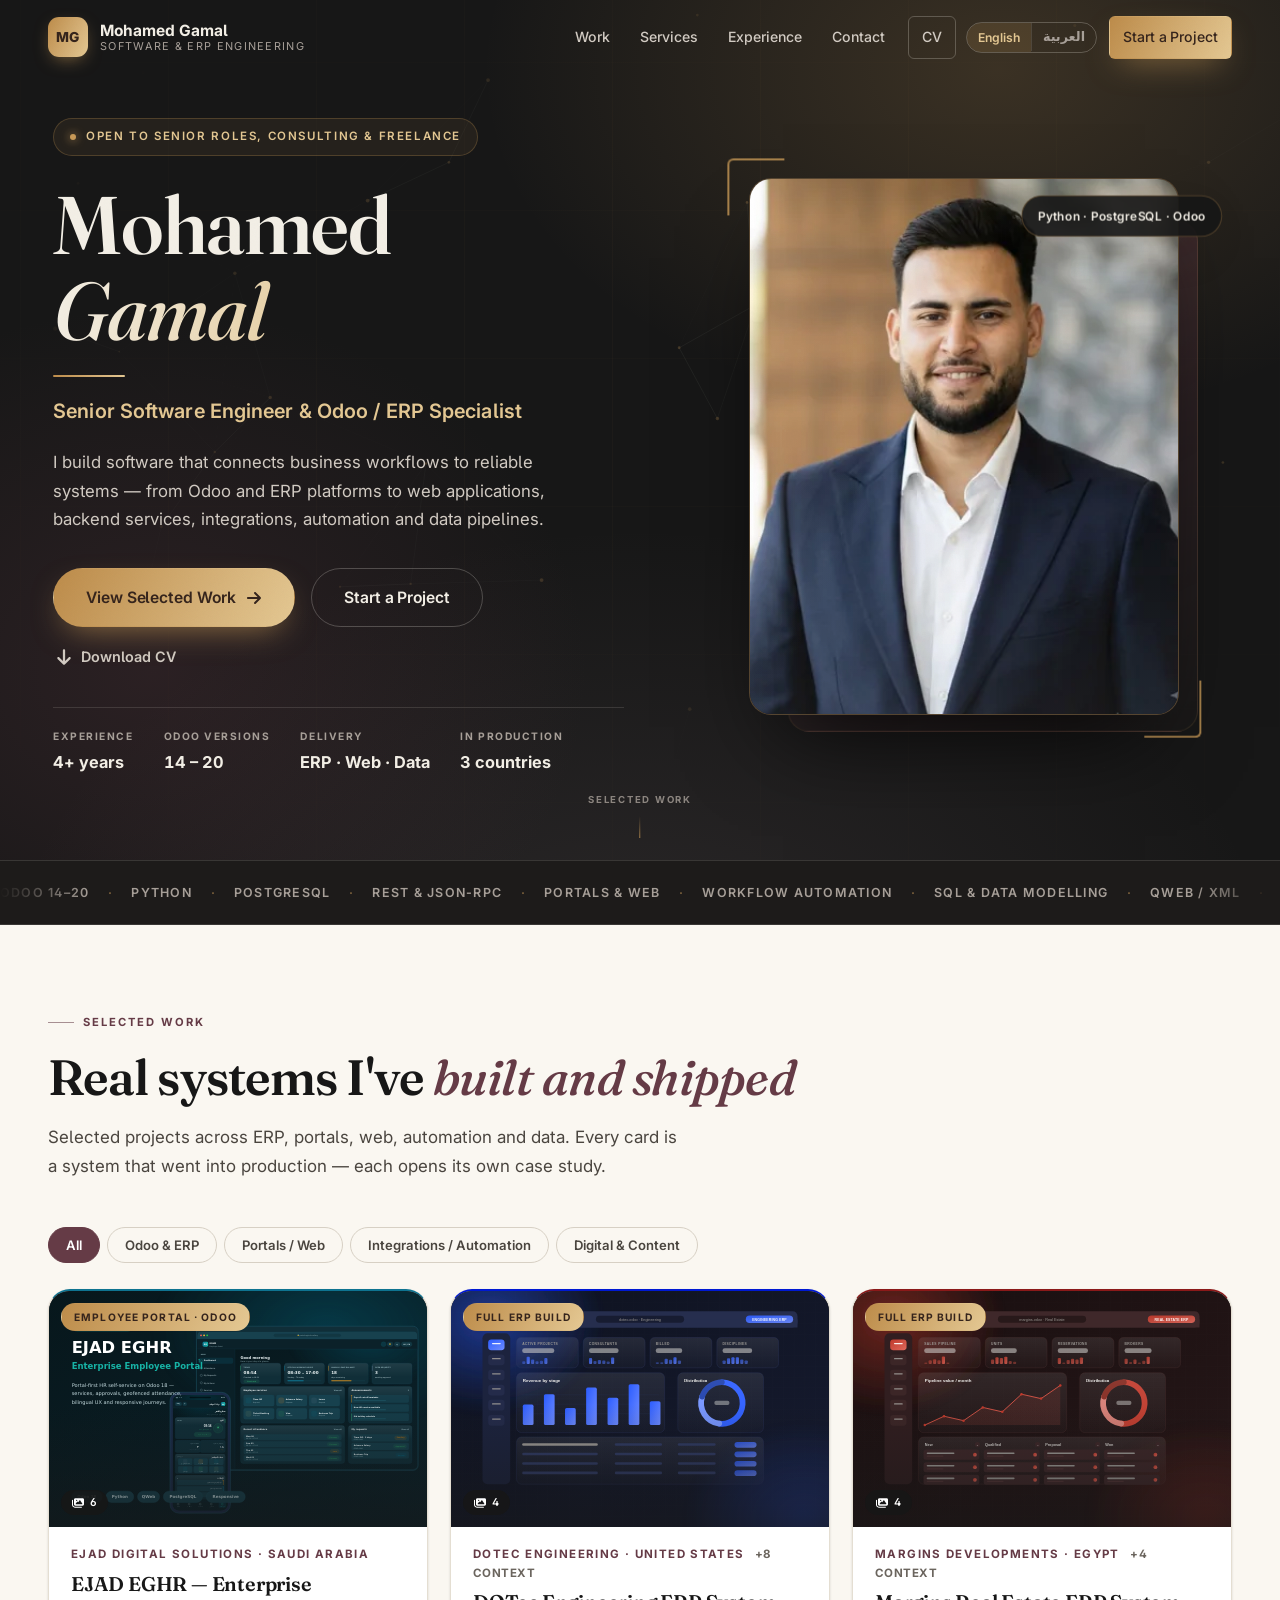
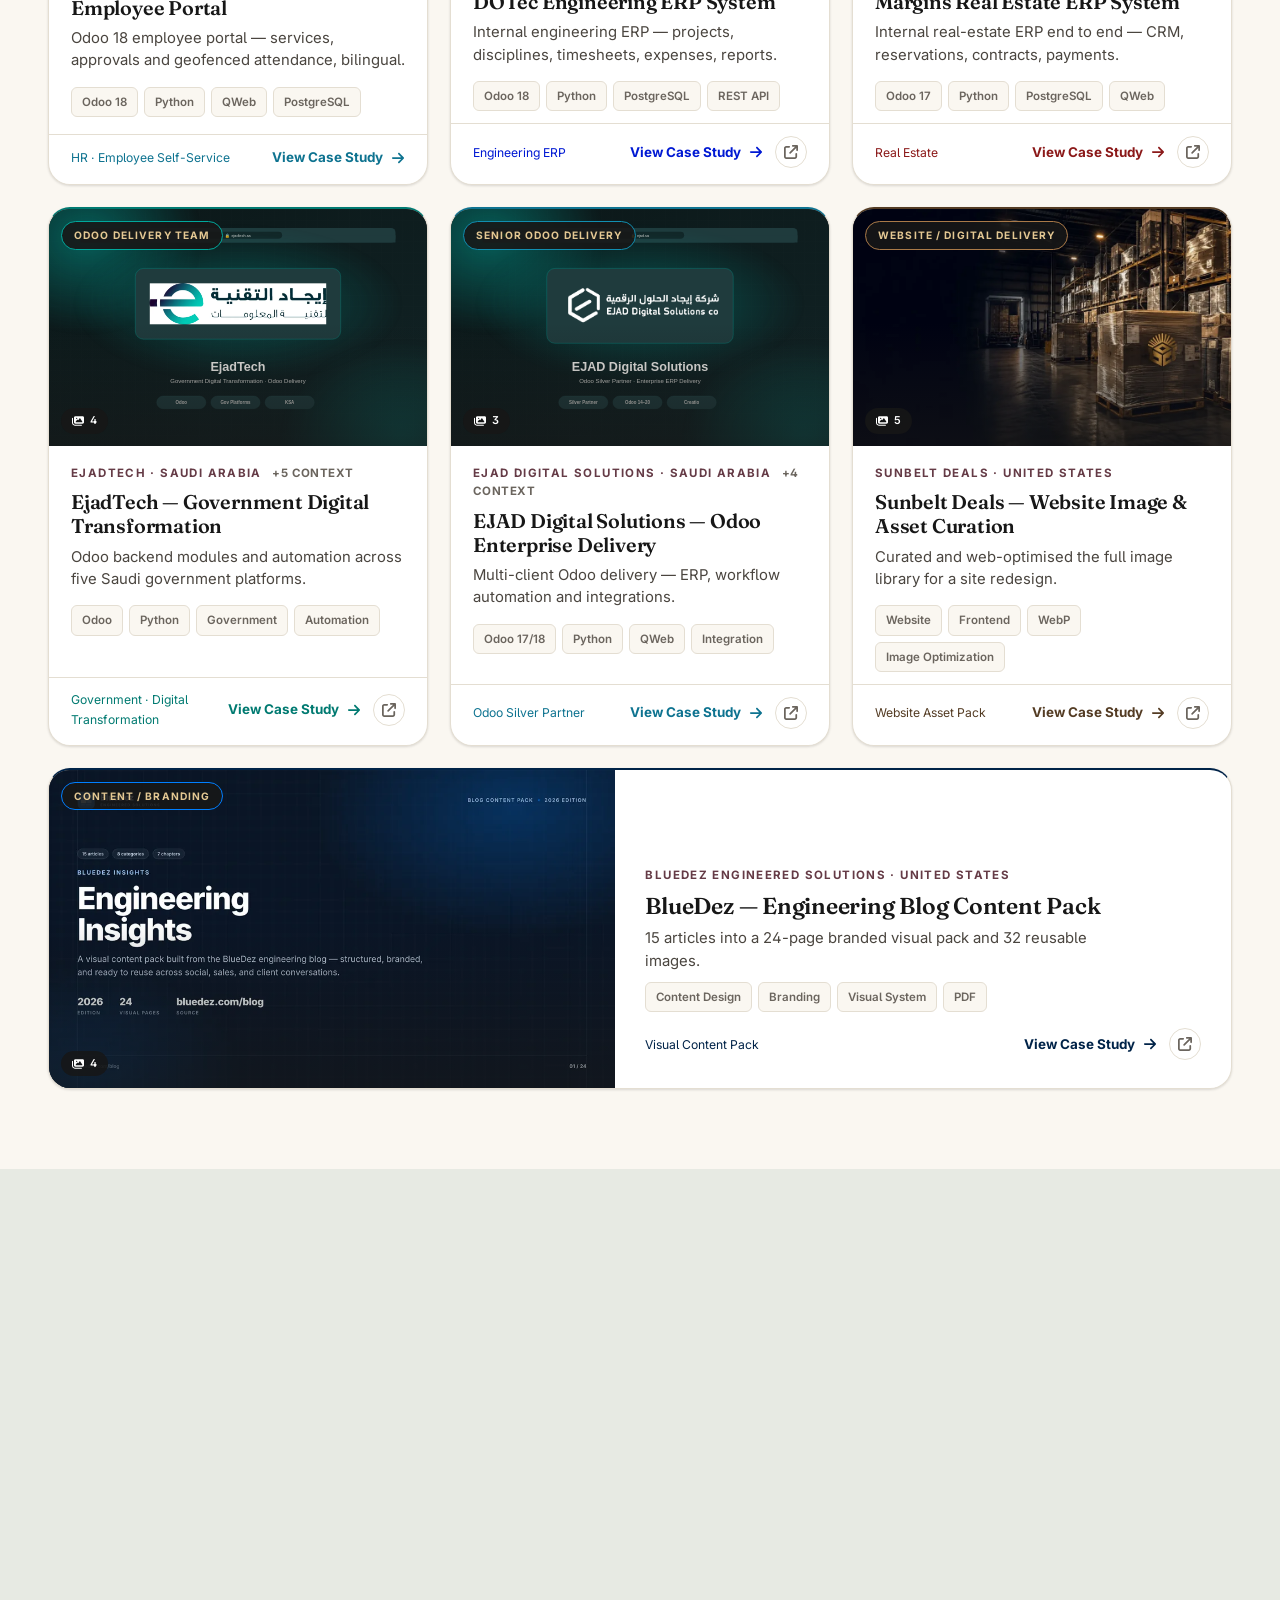
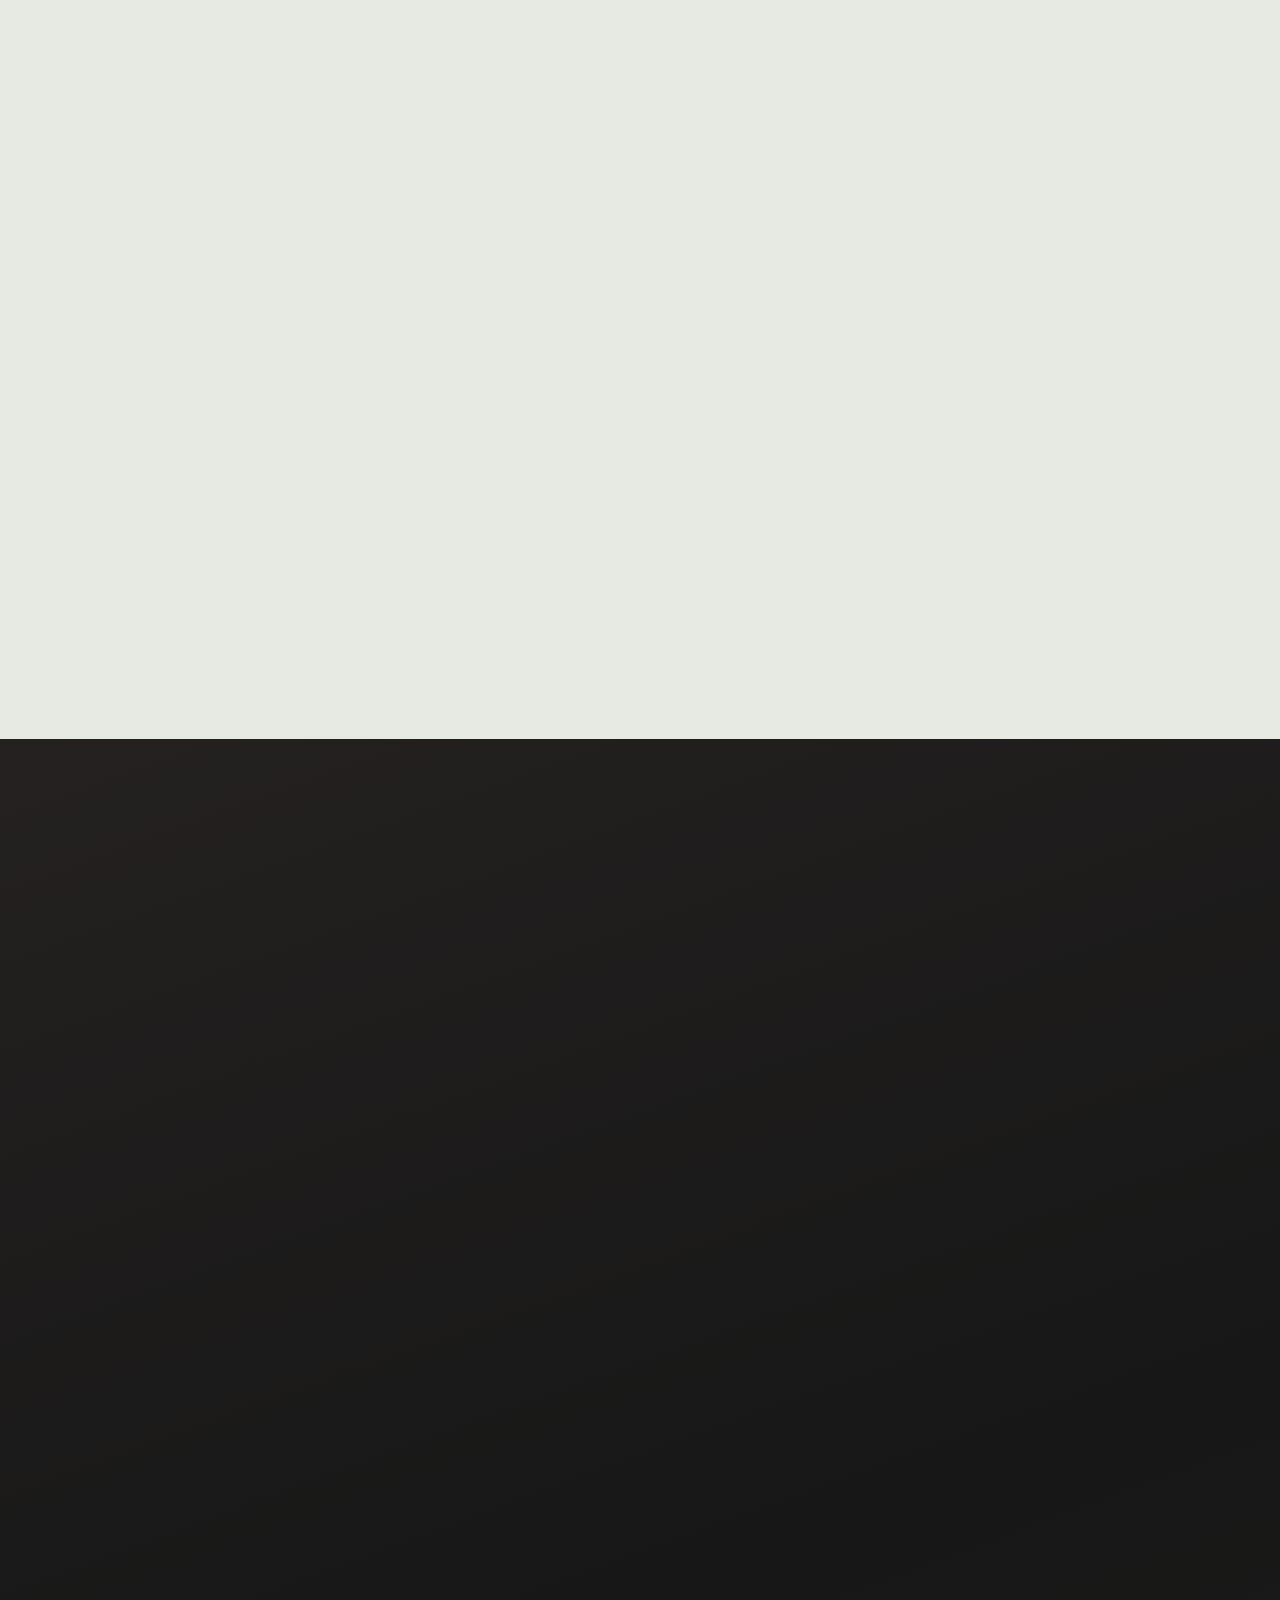
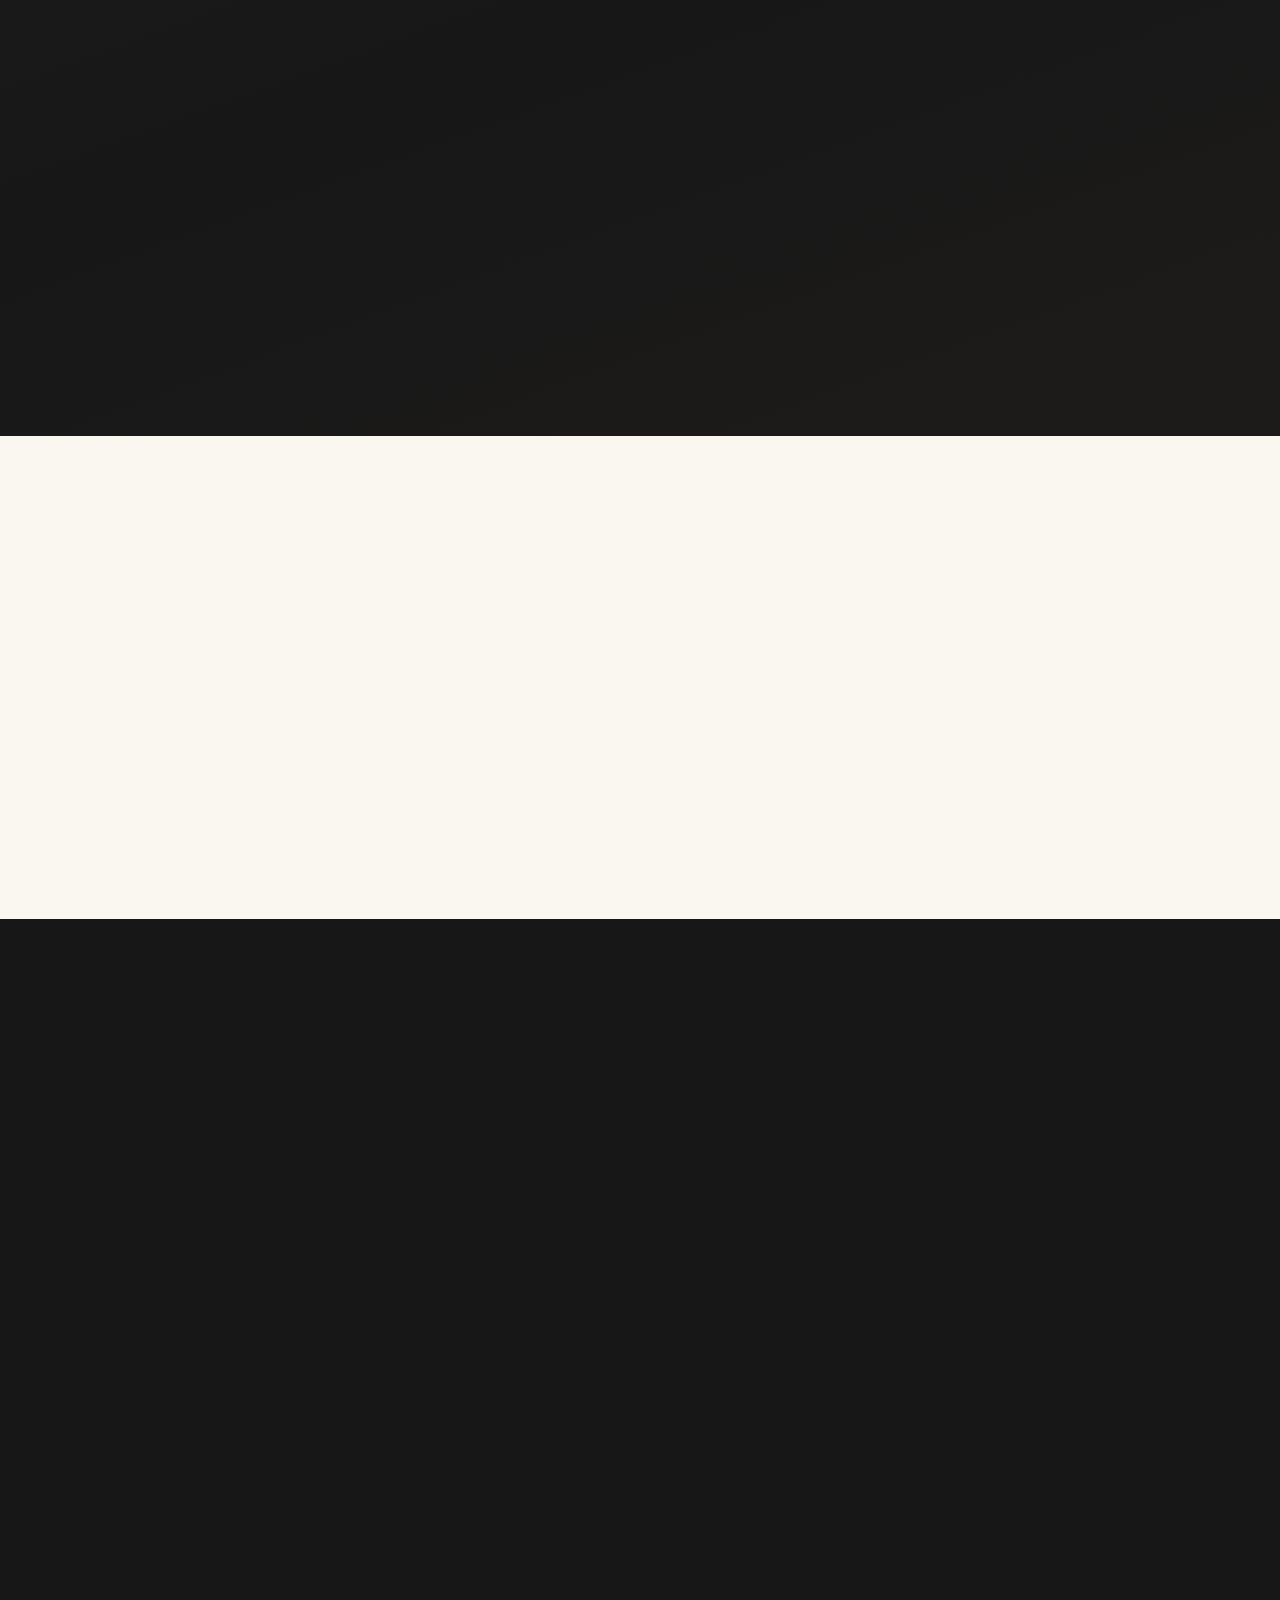
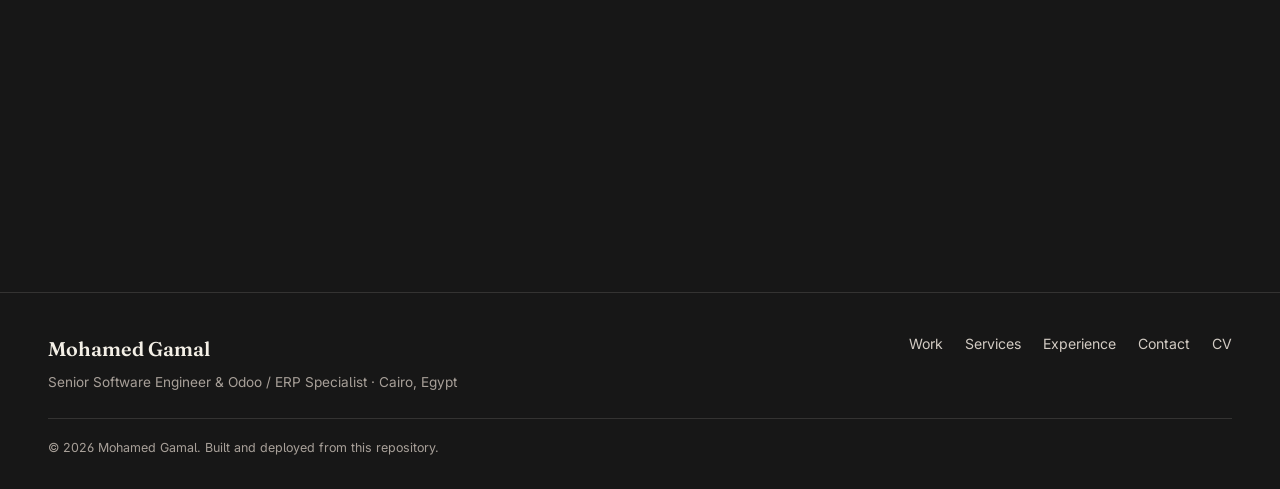
<file: index.html>
<!DOCTYPE html>
<html lang="en">
<head>
  <meta charset="UTF-8" />
  <meta name="viewport" content="width=device-width, initial-scale=1.0" />
  <meta name="theme-color" content="#171717" />
  <meta name="description" content="Mohamed Gamal — Senior Software Engineer &amp; Odoo / ERP Specialist. I build enterprise ERP systems, employee and customer portals, web applications, backend services, integrations, automation and data pipelines. Odoo 14–20, in production across Saudi Arabia, Egypt and the United States." />
  <meta name="keywords" content="Software Engineer, Odoo Developer, ERP Specialist, Employee Portal, Web Applications, Backend, REST API, Integrations, Automation, Data Engineering, Python, PostgreSQL" />
  <meta name="author" content="Mohamed Gamal" />

  <link rel="canonical" href="https://mohamedgamal-attia.github.io/mohamed_gamal_portfolio/" />
  <link rel="icon" href="assets/images/favicon.svg" type="image/svg+xml" />

  <meta property="og:title" content="Mohamed Gamal — Senior Software Engineer &amp; Odoo / ERP Specialist" />
  <meta property="og:description" content="Enterprise ERP, portals and web applications in production: custom Odoo modules, backend services, integrations, automation and data pipelines. Odoo 14–20, 4+ years." />
  <meta property="og:type" content="website" />
  <meta property="og:site_name" content="Mohamed Gamal — Software &amp; ERP Engineering" />
  <meta property="og:url" content="https://mohamedgamal-attia.github.io/mohamed_gamal_portfolio/" />
  <meta property="og:image" content="https://mohamedgamal-attia.github.io/mohamed_gamal_portfolio/assets/images/og/portfolio-og.jpg" />
  <meta property="og:image:width" content="1200" />
  <meta property="og:image:height" content="630" />
  <meta name="twitter:card" content="summary_large_image" />
  <meta name="twitter:title" content="Mohamed Gamal — Senior Software Engineer &amp; Odoo / ERP Specialist" />
  <meta name="twitter:description" content="Enterprise ERP, portals and web applications in production. Odoo 14–20, 4+ years." />
  <meta name="twitter:image" content="https://mohamedgamal-attia.github.io/mohamed_gamal_portfolio/assets/images/og/portfolio-og.jpg" />

  <title>Mohamed Gamal — Senior Software Engineer &amp; Odoo / ERP Specialist</title>

  <!-- Two families, five faces. Fraunces is only ever set at 600; Inter carries
       400/500/600/700. The previous build requested eight faces, ~400 KB. -->
  <link rel="preconnect" href="https://fonts.googleapis.com" />
  <link rel="preconnect" href="https://fonts.gstatic.com" crossorigin />
  <link rel="stylesheet"
        href="https://fonts.googleapis.com/css2?family=Fraunces:opsz,wght@9..144,600&family=Inter:wght@400;500;600;700&display=swap" />

  <!-- Stylesheets are linked individually rather than @import-ed from one
       entry point: @import serialises each fetch behind the parse of the file
       that requested it, so the whole set used to download one at a time. -->
  <!-- i18n loads BEFORE the stylesheets and before any content paints, so an
       Arabic visitor never sees a frame of English or the wrong direction.
       These are deliberately NOT deferred. -->
  <script src="assets/i18n/en.js?v=1ed674a8"></script>
  <script src="assets/i18n/ar.js?v=1ed674a8"></script>
  <script src="assets/js/i18n.js?v=1ed674a8"></script>

  <link rel="stylesheet" href="assets/css/variables.css?v=1ed674a8" />
  <link rel="stylesheet" href="assets/css/motion.css?v=1ed674a8" />
  <link rel="stylesheet" href="assets/css/base.css?v=1ed674a8" />
  <link rel="stylesheet" href="assets/css/layout.css?v=1ed674a8" />
  <link rel="stylesheet" href="assets/css/components.css?v=1ed674a8" />
  <link rel="stylesheet" href="assets/css/sections.css?v=1ed674a8" />
  <link rel="stylesheet" href="assets/css/responsive.css?v=1ed674a8" />
  <link rel="stylesheet" href="assets/css/futuristic.css?v=1ed674a8" />
  <link rel="stylesheet" href="assets/css/project-showcase.css?v=1ed674a8" />
  <link rel="stylesheet" href="assets/css/rtl.css?v=1ed674a8" />

  <noscript><style>
    .fade-up, .reveal, .reveal-left, .reveal-scale, .cs-reveal, .kin, .kin-word
      { opacity: 1 !important; transform: none !important; animation: none !important; }
  </style></noscript>

  <script type="application/ld+json">
  {
    "@context": "https://schema.org",
    "@type": "Person",
    "name": "Mohamed Gamal",
    "jobTitle": "Senior Software Engineer & Odoo / ERP Specialist",
    "email": "mailto:mohammedgamal37l30@gmail.com",
    "telephone": "+201102672347",
    "address": { "@type": "PostalAddress", "addressLocality": "Cairo", "addressCountry": "Egypt" },
    "url": "https://mohamedgamal-attia.github.io/mohamed_gamal_portfolio",
    "image": "https://mohamedgamal-attia.github.io/mohamed_gamal_portfolio/assets/images/portrait/mohamed-gamal-728.jpg",
    "sameAs": [
      "https://www.linkedin.com/in/mohamedgamal37l30",
      "https://github.com/mohamedgamal-attia"
    ],
    "knowsAbout": ["Odoo ERP", "Employee Portals", "Web Applications", "Python", "PostgreSQL",
                   "REST API Integration", "Workflow Automation", "Data Engineering", "SQL"]
  }
  </script>
</head>

<body>

<!-- Icon sprite: 22 symbols taken from Font Awesome 6.5.0 free SVGs, inlined.
     Replaces a ~110 KB render-blocking CDN stylesheet plus its webfont files. -->
<svg xmlns="http://www.w3.org/2000/svg" style="display:none" aria-hidden="true">
<symbol id="i-arrow-down" viewBox="0 0 384 512"><path d="M169.4 470.6c12.5 12.5 32.8 12.5 45.3 0l160-160c12.5-12.5 12.5-32.8 0-45.3s-32.8-12.5-45.3 0L224 370.8 224 64c0-17.7-14.3-32-32-32s-32 14.3-32 32l0 306.7L54.6 265.4c-12.5-12.5-32.8-12.5-45.3 0s-12.5 32.8 0 45.3l160 160z"/></symbol>
<symbol id="i-arrow-left" viewBox="0 0 448 512"><path d="M9.4 233.4c-12.5 12.5-12.5 32.8 0 45.3l160 160c12.5 12.5 32.8 12.5 45.3 0s12.5-32.8 0-45.3L109.2 288 416 288c17.7 0 32-14.3 32-32s-14.3-32-32-32l-306.7 0L214.6 118.6c12.5-12.5 12.5-32.8 0-45.3s-32.8-12.5-45.3 0l-160 160z"/></symbol>
<symbol id="i-arrow-right" viewBox="0 0 448 512"><path d="M438.6 278.6c12.5-12.5 12.5-32.8 0-45.3l-160-160c-12.5-12.5-32.8-12.5-45.3 0s-12.5 32.8 0 45.3L338.8 224 32 224c-17.7 0-32 14.3-32 32s14.3 32 32 32l306.7 0L233.4 393.4c-12.5 12.5-12.5 32.8 0 45.3s32.8 12.5 45.3 0l160-160z"/></symbol>
<symbol id="i-arrow-right-long" viewBox="0 0 512 512"><path d="M502.6 278.6c12.5-12.5 12.5-32.8 0-45.3l-128-128c-12.5-12.5-32.8-12.5-45.3 0s-12.5 32.8 0 45.3L402.7 224 32 224c-17.7 0-32 14.3-32 32s14.3 32 32 32l370.7 0-73.4 73.4c-12.5 12.5-12.5 32.8 0 45.3s32.8 12.5 45.3 0l128-128z"/></symbol>
<symbol id="i-arrow-up-right-from-square" viewBox="0 0 512 512"><path d="M320 0c-17.7 0-32 14.3-32 32s14.3 32 32 32h82.7L201.4 265.4c-12.5 12.5-12.5 32.8 0 45.3s32.8 12.5 45.3 0L448 109.3V192c0 17.7 14.3 32 32 32s32-14.3 32-32V32c0-17.7-14.3-32-32-32H320zM80 32C35.8 32 0 67.8 0 112V432c0 44.2 35.8 80 80 80H400c44.2 0 80-35.8 80-80V320c0-17.7-14.3-32-32-32s-32 14.3-32 32V432c0 8.8-7.2 16-16 16H80c-8.8 0-16-7.2-16-16V112c0-8.8 7.2-16 16-16H192c17.7 0 32-14.3 32-32s-14.3-32-32-32H80z"/></symbol>
<symbol id="i-briefcase" viewBox="0 0 512 512"><path d="M184 48H328c4.4 0 8 3.6 8 8V96H176V56c0-4.4 3.6-8 8-8zm-56 8V96H64C28.7 96 0 124.7 0 160v96H192 320 512V160c0-35.3-28.7-64-64-64H384V56c0-30.9-25.1-56-56-56H184c-30.9 0-56 25.1-56 56zM512 288H320v32c0 17.7-14.3 32-32 32H224c-17.7 0-32-14.3-32-32V288H0V416c0 35.3 28.7 64 64 64H448c35.3 0 64-28.7 64-64V288z"/></symbol>
<symbol id="i-check" viewBox="0 0 448 512"><path d="M438.6 105.4c12.5 12.5 12.5 32.8 0 45.3l-256 256c-12.5 12.5-32.8 12.5-45.3 0l-128-128c-12.5-12.5-12.5-32.8 0-45.3s32.8-12.5 45.3 0L160 338.7 393.4 105.4c12.5-12.5 32.8-12.5 45.3 0z"/></symbol>
<symbol id="i-chevron-left" viewBox="0 0 320 512"><path d="M9.4 233.4c-12.5 12.5-12.5 32.8 0 45.3l192 192c12.5 12.5 32.8 12.5 45.3 0s12.5-32.8 0-45.3L77.3 256 246.6 86.6c12.5-12.5 12.5-32.8 0-45.3s-32.8-12.5-45.3 0l-192 192z"/></symbol>
<symbol id="i-chevron-right" viewBox="0 0 320 512"><path d="M310.6 233.4c12.5 12.5 12.5 32.8 0 45.3l-192 192c-12.5 12.5-32.8 12.5-45.3 0s-12.5-32.8 0-45.3L242.7 256 73.4 86.6c-12.5-12.5-12.5-32.8 0-45.3s32.8-12.5 45.3 0l192 192z"/></symbol>
<symbol id="i-chevron-up" viewBox="0 0 512 512"><path d="M233.4 105.4c12.5-12.5 32.8-12.5 45.3 0l192 192c12.5 12.5 12.5 32.8 0 45.3s-32.8 12.5-45.3 0L256 173.3 86.6 342.6c-12.5 12.5-32.8 12.5-45.3 0s-12.5-32.8 0-45.3l192-192z"/></symbol>
<symbol id="i-circle-info" viewBox="0 0 512 512"><path d="M256 512A256 256 0 1 0 256 0a256 256 0 1 0 0 512zM216 336h24V272H216c-13.3 0-24-10.7-24-24s10.7-24 24-24h48c13.3 0 24 10.7 24 24v88h8c13.3 0 24 10.7 24 24s-10.7 24-24 24H216c-13.3 0-24-10.7-24-24s10.7-24 24-24zm40-208a32 32 0 1 1 0 64 32 32 0 1 1 0-64z"/></symbol>
<symbol id="i-envelope" viewBox="0 0 512 512"><path d="M48 64C21.5 64 0 85.5 0 112c0 15.1 7.1 29.3 19.2 38.4L236.8 313.6c11.4 8.5 27 8.5 38.4 0L492.8 150.4c12.1-9.1 19.2-23.3 19.2-38.4c0-26.5-21.5-48-48-48H48zM0 176V384c0 35.3 28.7 64 64 64H448c35.3 0 64-28.7 64-64V176L294.4 339.2c-22.8 17.1-54 17.1-76.8 0L0 176z"/></symbol>
<symbol id="i-expand" viewBox="0 0 448 512"><path d="M32 32C14.3 32 0 46.3 0 64v96c0 17.7 14.3 32 32 32s32-14.3 32-32V96h64c17.7 0 32-14.3 32-32s-14.3-32-32-32H32zM64 352c0-17.7-14.3-32-32-32s-32 14.3-32 32v96c0 17.7 14.3 32 32 32h96c17.7 0 32-14.3 32-32s-14.3-32-32-32H64V352zM320 32c-17.7 0-32 14.3-32 32s14.3 32 32 32h64v64c0 17.7 14.3 32 32 32s32-14.3 32-32V64c0-17.7-14.3-32-32-32H320zM448 352c0-17.7-14.3-32-32-32s-32 14.3-32 32v64H320c-17.7 0-32 14.3-32 32s14.3 32 32 32h96c17.7 0 32-14.3 32-32V352z"/></symbol>
<symbol id="i-file-arrow-down" viewBox="0 0 384 512"><path d="M64 0C28.7 0 0 28.7 0 64V448c0 35.3 28.7 64 64 64H320c35.3 0 64-28.7 64-64V160H256c-17.7 0-32-14.3-32-32V0H64zM256 0V128H384L256 0zM216 232V334.1l31-31c9.4-9.4 24.6-9.4 33.9 0s9.4 24.6 0 33.9l-72 72c-9.4 9.4-24.6 9.4-33.9 0l-72-72c-9.4-9.4-9.4-24.6 0-33.9s24.6-9.4 33.9 0l31 31V232c0-13.3 10.7-24 24-24s24 10.7 24 24z"/></symbol>
<symbol id="i-github" viewBox="0 0 496 512"><path d="M165.9 397.4c0 2-2.3 3.6-5.2 3.6-3.3.3-5.6-1.3-5.6-3.6 0-2 2.3-3.6 5.2-3.6 3-.3 5.6 1.3 5.6 3.6zm-31.1-4.5c-.7 2 1.3 4.3 4.3 4.9 2.6 1 5.6 0 6.2-2s-1.3-4.3-4.3-5.2c-2.6-.7-5.5.3-6.2 2.3zm44.2-1.7c-2.9.7-4.9 2.6-4.6 4.9.3 2 2.9 3.3 5.9 2.6 2.9-.7 4.9-2.6 4.6-4.6-.3-1.9-3-3.2-5.9-2.9zM244.8 8C106.1 8 0 113.3 0 252c0 110.9 69.8 205.8 169.5 239.2 12.8 2.3 17.3-5.6 17.3-12.1 0-6.2-.3-40.4-.3-61.4 0 0-70 15-84.7-29.8 0 0-11.4-29.1-27.8-36.6 0 0-22.9-15.7 1.6-15.4 0 0 24.9 2 38.6 25.8 21.9 38.6 58.6 27.5 72.9 20.9 2.3-16 8.8-27.1 16-33.7-55.9-6.2-112.3-14.3-112.3-110.5 0-27.5 7.6-41.3 23.6-58.9-2.6-6.5-11.1-33.3 2.6-67.9 20.9-6.5 69 27 69 27 20-5.6 41.5-8.5 62.8-8.5s42.8 2.9 62.8 8.5c0 0 48.1-33.6 69-27 13.7 34.7 5.2 61.4 2.6 67.9 16 17.7 25.8 31.5 25.8 58.9 0 96.5-58.9 104.2-114.8 110.5 9.2 7.9 17 22.9 17 46.4 0 33.7-.3 75.4-.3 83.6 0 6.5 4.6 14.4 17.3 12.1C428.2 457.8 496 362.9 496 252 496 113.3 383.5 8 244.8 8zM97.2 352.9c-1.3 1-1 3.3.7 5.2 1.6 1.6 3.9 2.3 5.2 1 1.3-1 1-3.3-.7-5.2-1.6-1.6-3.9-2.3-5.2-1zm-10.8-8.1c-.7 1.3.3 2.9 2.3 3.9 1.6 1 3.6.7 4.3-.7.7-1.3-.3-2.9-2.3-3.9-2-.6-3.6-.3-4.3.7zm32.4 35.6c-1.6 1.3-1 4.3 1.3 6.2 2.3 2.3 5.2 2.6 6.5 1 1.3-1.3.7-4.3-1.3-6.2-2.2-2.3-5.2-2.6-6.5-1zm-11.4-14.7c-1.6 1-1.6 3.6 0 5.9 1.6 2.3 4.3 3.3 5.6 2.3 1.6-1.3 1.6-3.9 0-6.2-1.4-2.3-4-3.3-5.6-2z"/></symbol>
<symbol id="i-images" viewBox="0 0 576 512"><path d="M160 32c-35.3 0-64 28.7-64 64V320c0 35.3 28.7 64 64 64H512c35.3 0 64-28.7 64-64V96c0-35.3-28.7-64-64-64H160zM396 138.7l96 144c4.9 7.4 5.4 16.8 1.2 24.6S480.9 320 472 320H328 280 200c-9.2 0-17.6-5.3-21.6-13.6s-2.9-18.2 2.9-25.4l64-80c4.6-5.7 11.4-9 18.7-9s14.2 3.3 18.7 9l17.3 21.6 56-84C360.5 132 368 128 376 128s15.5 4 20 10.7zM192 128a32 32 0 1 1 64 0 32 32 0 1 1 -64 0zM48 120c0-13.3-10.7-24-24-24S0 106.7 0 120V344c0 75.1 60.9 136 136 136H456c13.3 0 24-10.7 24-24s-10.7-24-24-24H136c-48.6 0-88-39.4-88-88V120z"/></symbol>
<symbol id="i-linkedin-in" viewBox="0 0 448 512"><path d="M100.28 448H7.4V148.9h92.88zM53.79 108.1C24.09 108.1 0 83.5 0 53.8a53.79 53.79 0 0 1 107.58 0c0 29.7-24.1 54.3-53.79 54.3zM447.9 448h-92.68V302.4c0-34.7-.7-79.2-48.29-79.2-48.29 0-55.69 37.7-55.69 76.7V448h-92.78V148.9h89.08v40.8h1.3c12.4-23.5 42.69-48.3 87.88-48.3 94 0 111.28 61.9 111.28 142.3V448z"/></symbol>
<symbol id="i-location-dot" viewBox="0 0 384 512"><path d="M215.7 499.2C267 435 384 279.4 384 192C384 86 298 0 192 0S0 86 0 192c0 87.4 117 243 168.3 307.2c12.3 15.3 35.1 15.3 47.4 0zM192 128a64 64 0 1 1 0 128 64 64 0 1 1 0-128z"/></symbol>
<symbol id="i-phone" viewBox="0 0 512 512"><path d="M164.9 24.6c-7.7-18.6-28-28.5-47.4-23.2l-88 24C12.1 30.2 0 46 0 64C0 311.4 200.6 512 448 512c18 0 33.8-12.1 38.6-29.5l24-88c5.3-19.4-4.6-39.7-23.2-47.4l-96-40c-16.3-6.8-35.2-2.1-46.3 11.6L304.7 368C234.3 334.7 177.3 277.7 144 207.3L193.3 167c13.7-11.2 18.4-30 11.6-46.3l-40-96z"/></symbol>
<symbol id="i-user-tie" viewBox="0 0 448 512"><path d="M96 128a128 128 0 1 0 256 0A128 128 0 1 0 96 128zm94.5 200.2l18.6 31L175.8 483.1l-36-146.9c-2-8.1-9.8-13.4-17.9-11.3C51.9 342.4 0 405.8 0 481.3c0 17 13.8 30.7 30.7 30.7H162.5c0 0 0 0 .1 0H168 280h5.5c0 0 0 0 .1 0H417.3c17 0 30.7-13.8 30.7-30.7c0-75.5-51.9-138.9-121.9-156.4c-8.1-2-15.9 3.3-17.9 11.3l-36 146.9L238.9 359.2l18.6-31c6.4-10.7-1.3-24.2-13.7-24.2H224 204.3c-12.4 0-20.1 13.6-13.7 24.2z"/></symbol>
<symbol id="i-whatsapp" viewBox="0 0 448 512"><path d="M380.9 97.1C339 55.1 283.2 32 223.9 32c-122.4 0-222 99.6-222 222 0 39.1 10.2 77.3 29.6 111L0 480l117.7-30.9c32.4 17.7 68.9 27 106.1 27h.1c122.3 0 224.1-99.6 224.1-222 0-59.3-25.2-115-67.1-157zm-157 341.6c-33.2 0-65.7-8.9-94-25.7l-6.7-4-69.8 18.3L72 359.2l-4.4-7c-18.5-29.4-28.2-63.3-28.2-98.2 0-101.7 82.8-184.5 184.6-184.5 49.3 0 95.6 19.2 130.4 54.1 34.8 34.9 56.2 81.2 56.1 130.5 0 101.8-84.9 184.6-186.6 184.6zm101.2-138.2c-5.5-2.8-32.8-16.2-37.9-18-5.1-1.9-8.8-2.8-12.5 2.8-3.7 5.6-14.3 18-17.6 21.8-3.2 3.7-6.5 4.2-12 1.4-32.6-16.3-54-29.1-75.5-66-5.7-9.8 5.7-9.1 16.3-30.3 1.8-3.7.9-6.9-.5-9.7-1.4-2.8-12.5-30.1-17.1-41.2-4.5-10.8-9.1-9.3-12.5-9.5-3.2-.2-6.9-.2-10.6-.2-3.7 0-9.7 1.4-14.8 6.9-5.1 5.6-19.4 19-19.4 46.3 0 27.3 19.9 53.7 22.6 57.4 2.8 3.7 39.1 59.7 94.8 83.8 35.2 15.2 49 16.5 66.6 13.9 10.7-1.6 32.8-13.4 37.4-26.4 4.6-13 4.6-24.1 3.2-26.4-1.3-2.5-5-3.9-10.5-6.6z"/></symbol>
<symbol id="i-xmark" viewBox="0 0 384 512"><path d="M342.6 150.6c12.5-12.5 12.5-32.8 0-45.3s-32.8-12.5-45.3 0L192 210.7 86.6 105.4c-12.5-12.5-32.8-12.5-45.3 0s-12.5 32.8 0 45.3L146.7 256 41.4 361.4c-12.5 12.5-12.5 32.8 0 45.3s32.8 12.5 45.3 0L192 301.3 297.4 406.6c12.5 12.5 32.8 12.5 45.3 0s12.5-32.8 0-45.3L237.3 256 342.6 150.6z"/></symbol>
</svg>

<a class="skip-link" href="#work" data-i18n="a11y.skip">Skip to selected work</a>

<div id="grain" aria-hidden="true"></div>
<div id="scroll-progress" aria-hidden="true"></div>

<!-- ════════════════════════════ NAV ════════════════════════════ -->
<nav id="navbar" role="navigation" aria-label="Main navigation" data-i18n-attr="aria-label:a11y.mainNav">
  <div class="nav-inner">
    <a href="#hero" class="nav-logo" aria-label="Mohamed Gamal — home" data-i18n-attr="aria-label:a11y.homeLink">
      <span class="nav-logo-mark">MG</span>
      <span class="nav-logo-text">
        <b data-i18n="brand.name">Mohamed Gamal</b>
        <i data-i18n="nav.tagline">Software &amp; ERP Engineering</i>
      </span>
    </a>

    <div class="nav-links">
      <a href="#work"       data-section="work" data-i18n="nav.work">Work</a>
      <a href="#services"   data-section="services" data-i18n="nav.services">Services</a>
      <a href="#experience" data-section="experience" data-i18n="nav.experience">Experience</a>
      <a href="#contact"    data-section="contact" data-i18n="nav.contact">Contact</a>
      <a href="0_Mohamed_Gamal_CV.pdf" download class="nav-cv" data-i18n="nav.cv">CV</a>
      <div class="lang-switch" role="group" aria-label="Language" data-i18n-attr="aria-label:a11y.langGroup">
        <button type="button" data-lang-btn="en" lang="en"
                aria-label="Switch to English" data-i18n-attr="aria-label:a11y.switchEn">English</button>
        <button type="button" data-lang-btn="ar" lang="ar"
                aria-label="التبديل إلى العربية" data-i18n-attr="aria-label:a11y.switchAr">العربية</button>
      </div>
      <a href="request.html" class="btn btn-primary btn-sm nav-cta" data-i18n="cta.startProject">Start a Project</a>
    </div>

    <button class="hamburger" id="hamburger" aria-label="Open menu" data-i18n-attr="aria-label:a11y.openMenu" aria-expanded="false" aria-controls="mobile-menu">
      <span></span><span></span><span></span>
    </button>
  </div>
</nav>

<div class="mobile-menu" id="mobile-menu" role="menu">
  <a href="#work" data-i18n="nav.work">Work</a>
  <a href="#services" data-i18n="nav.services">Services</a>
  <a href="#experience" data-i18n="nav.experience">Experience</a>
  <a href="#contact" data-i18n="nav.contact">Contact</a>
  <a href="request.html" class="btn btn-primary" data-i18n="cta.startProject">Start a Project</a>
  <a href="0_Mohamed_Gamal_CV.pdf" download class="btn btn-outline-warm" data-i18n="cta.downloadCv">Download CV</a>
  <div class="lang-switch lang-switch-mobile" role="group" aria-label="Language" data-i18n-attr="aria-label:a11y.langGroup">
    <button type="button" data-lang-btn="en" lang="en"
            aria-label="Switch to English" data-i18n-attr="aria-label:a11y.switchEn">English</button>
    <button type="button" data-lang-btn="ar" lang="ar"
            aria-label="التبديل إلى العربية" data-i18n-attr="aria-label:a11y.switchAr">العربية</button>
  </div>
</div>

<!-- ════════════════════════════ HERO ════════════════════════════
     The hero is about Mohamed. No project card, no client badge. -->
<header id="hero">
  <div class="hero-wash" aria-hidden="true"></div>
  <div class="hero-rules" aria-hidden="true"></div>
  <div class="hero-constellation" aria-hidden="true"></div>

  <div class="container">
    <div class="hero-inner">

      <div class="hero-copy">
        <p class="hero-eyebrow kin" style="--kin:0">
          <span class="avail-dot" aria-hidden="true"></span>
          <span data-i18n="hero.available">Open to senior roles, consulting &amp; freelance</span>
        </p>

        <h1 class="hero-name">
          <span class="kin-word" style="--kin:1" data-i18n="hero.firstName">Mohamed</span>
          <span class="kin-word" style="--kin:2" data-i18n="hero.lastName">Gamal</span>
        </h1>

        <p class="hero-title kin" style="--kin:3" data-i18n="hero.title">
          Senior Software Engineer <span class="ht-div">&amp;</span> Odoo / ERP Specialist
        </p>

        <p class="hero-lead kin" style="--kin:4" data-i18n="hero.lead">
          I build software that connects business workflows to reliable systems — from Odoo and
          ERP platforms to web applications, backend services, integrations, automation and
          data pipelines.
        </p>

        <div class="hero-actions kin" style="--kin:5">
          <a href="#work" class="btn btn-primary btn-lg">
            <span data-i18n="hero.viewWork">View Selected Work</span> <svg class="ic ic-btn" width="16" height="16" aria-hidden="true"><use href="#i-arrow-right"/></svg>
          </a>
          <a href="request.html" class="btn btn-outline-warm btn-lg" data-i18n="cta.startProject">Start a Project</a>
          <a href="0_Mohamed_Gamal_CV.pdf" download class="link-quiet">
            <svg class="ic ic-social" width="18" height="18" aria-hidden="true"><use href="#i-arrow-down"/></svg> <span data-i18n="cta.downloadCv">Download CV</span>
          </a>
        </div>

        <dl class="hero-proof kin" style="--kin:6">
          <div><dt data-i18n="hero.proof.experience">Experience</dt><dd data-i18n="hero.proof.experienceV">4+ years</dd></div>
          <div><dt data-i18n="hero.proof.versions">Odoo versions</dt><dd dir="ltr" data-i18n="hero.proof.versionsV">14 – 20</dd></div>
          <div><dt data-i18n="hero.proof.delivery">Delivery</dt><dd data-i18n="hero.proof.deliveryV">ERP · Web · Data</dd></div>
          <div><dt data-i18n="hero.proof.production">In production</dt><dd data-i18n="hero.proof.productionV">3 countries</dd></div>
        </dl>
      </div>

      <div class="depth-scene">
        <div class="hero-visual" id="hero-portrait">
          <span class="hv-plate" data-depth="-60" aria-hidden="true"></span>
          <span class="hv-bracket hv-bracket-tl" data-depth="30" aria-hidden="true"></span>
          <span class="hv-bracket hv-bracket-br" data-depth="30" aria-hidden="true"></span>

          <figure class="hv-frame" data-depth="0">
            <picture>
              <source type="image/webp"
                      srcset="assets/images/portrait/mohamed-gamal-400.webp 400w,
                              assets/images/portrait/mohamed-gamal-560.webp 560w,
                              assets/images/portrait/mohamed-gamal-728.webp 728w"
                      sizes="(max-width: 1024px) 72vw, 400px" />
              <img src="assets/images/portrait/mohamed-gamal-728.jpg"
                   alt="Mohamed Gamal, Senior Software Engineer and Odoo / ERP Specialist"
                   width="728" height="1008" fetchpriority="high" decoding="async" />
            </picture>
            <span class="hv-light" aria-hidden="true"></span>
          </figure>

          <span class="hv-chip" data-depth="55" aria-hidden="true"><span dir="ltr" data-i18n="hero.chip">Python · PostgreSQL · Odoo</span></span>
        </div>
      </div>

    </div>
  </div>

  <a href="#work" class="hero-cue" aria-label="Scroll to selected work" data-i18n-attr="aria-label:a11y.scrollWork">
    <span class="cue-line" aria-hidden="true"></span>
    <span class="cue-label" data-i18n="hero.cue">Selected work</span>
  </a>
</header>


<!-- ════════════════════════ STACK MARQUEE ════════════════════════ -->
<div id="stats-bar" aria-label="Core stack">
  <div class="marquee">
    <div class="marquee-track">
      <span class="tech-pill">Odoo 14–20</span>
      <span class="tech-pill">Python</span>
      <span class="tech-pill">PostgreSQL</span>
      <span class="tech-pill">REST &amp; JSON-RPC</span>
      <span class="tech-pill" data-i18n="mq.portalsWeb">Portals &amp; Web</span>
      <span class="tech-pill" data-i18n="mq.workflowAutomation">Workflow Automation</span>
      <span class="tech-pill" data-i18n="mq.sqlModelling">SQL &amp; Data Modelling</span>
      <span class="tech-pill">QWeb / XML</span>
      <span class="tech-pill">GitLab CI/CD</span>
      <span class="tech-pill" data-i18n="mq.linuxDeployment">Linux Deployment</span>
      <span class="tech-pill">Playwright</span>
      <span class="tech-pill" aria-hidden="true">Odoo 14–20</span>
      <span class="tech-pill" aria-hidden="true">Python</span>
      <span class="tech-pill" aria-hidden="true">PostgreSQL</span>
      <span class="tech-pill" aria-hidden="true">REST &amp; JSON-RPC</span>
      <span class="tech-pill" aria-hidden="true" data-i18n="mq.portalsWeb">Portals &amp; Web</span>
      <span class="tech-pill" aria-hidden="true" data-i18n="mq.workflowAutomation">Workflow Automation</span>
      <span class="tech-pill" aria-hidden="true" data-i18n="mq.sqlModelling">SQL &amp; Data Modelling</span>
      <span class="tech-pill" aria-hidden="true">QWeb / XML</span>
      <span class="tech-pill" aria-hidden="true">GitLab CI/CD</span>
      <span class="tech-pill" aria-hidden="true" data-i18n="mq.linuxDeployment">Linux Deployment</span>
      <span class="tech-pill" aria-hidden="true">Playwright</span>
    </div>
  </div>
</div>

<!-- ════════════════════════ 2. SELECTED WORK ════════════════════════ -->
<section id="work" class="section-pad">
  <div class="container">
    <div class="sec-head">
      <p class="eyebrow" data-i18n="work.eyebrow">Selected work</p>
      <h2 data-i18n="work.title">Real systems I've <em>built and shipped</em></h2>
      <p class="sec-lead" data-i18n="work.lead">
        Selected projects across ERP, portals, web, automation and data. Every card is a system
        that went into production — each opens its own case study.
      </p>
    </div>

    <div class="filter-tabs" role="group" aria-label="Filter projects" data-i18n-attr="aria-label:work.filterLabel">
      <button class="filter-tab active" data-filter="all" data-i18n="work.filter.all">All</button>
      <button class="filter-tab" data-filter="odoo-erp" data-i18n="work.filter.odooErp">Odoo &amp; ERP</button>
      <button class="filter-tab" data-filter="portals-web" data-i18n="work.filter.portalsWeb">Portals / Web</button>
      <button class="filter-tab" data-filter="integrations" data-i18n="work.filter.integrations">Integrations / Automation</button>
      <button class="filter-tab" data-filter="digital-content" data-i18n="work.filter.digitalContent">Digital &amp; Content</button>
    </div>

    <div class="projects-grid bento" id="projects-grid">
      <div class="project-card card-medium skeleton-card"><div class="skeleton" style="height:200px"></div><div style="padding:18px"><div class="skeleton skeleton-h" style="height:14px;width:45%;margin-bottom:10px"></div><div class="skeleton skeleton-h" style="height:20px;margin-bottom:8px"></div><div class="skeleton skeleton-h" style="height:14px;width:80%"></div></div></div>
      <div class="project-card card-medium skeleton-card"><div class="skeleton" style="height:200px"></div><div style="padding:18px"><div class="skeleton skeleton-h" style="height:14px;width:45%;margin-bottom:10px"></div><div class="skeleton skeleton-h" style="height:20px;margin-bottom:8px"></div><div class="skeleton skeleton-h" style="height:14px;width:80%"></div></div></div>
      <div class="project-card card-medium skeleton-card"><div class="skeleton" style="height:200px"></div><div style="padding:18px"><div class="skeleton skeleton-h" style="height:14px;width:45%;margin-bottom:10px"></div><div class="skeleton skeleton-h" style="height:20px;margin-bottom:8px"></div><div class="skeleton skeleton-h" style="height:14px;width:80%"></div></div></div>
    </div>

    <div id="no-results-msg" hidden>
      <strong data-i18n="work.empty.title">No projects match this filter.</strong>
      <span data-i18n="work.empty.hint">Try a different category above.</span>
    </div>
  </div>
</section>

<!-- ════════════════════════ 3. WHAT I BUILD ════════════════════════
     Services and Capabilities merged into one section (§22). -->
<section id="services" data-cv class="section-pad section-sage">
  <div class="container">
    <div class="sec-head">
      <p class="eyebrow" data-i18n="build.eyebrow">What I build</p>
      <h2 data-i18n="build.title">Six things people <em>bring me in for</em></h2>
      <p class="sec-lead" data-i18n="build.lead">
        Odoo and ERP is the deepest of these, not the whole of it. Each group lists what I
        actually do and what you end up with.
      </p>
    </div>

    <ol class="build-grid">
      <li class="build-item fade-up">
        <span class="build-n">01</span>
        <h3 data-i18n="build.1.h">Odoo &amp; ERP Engineering</h3>
        <p data-i18n="build.1.p">Full internal systems from requirements to go-live — data model, custom modules,
          access rules, reports and the training that makes it stick.</p>
        <div class="build-tags">
          <span class="skill-tag" data-i18n="tag.customModules">Custom modules</span><span class="skill-tag" data-i18n="tag.modelsOrm">Models &amp; ORM</span>
          <span class="skill-tag" data-i18n="tag.recordRules">Record rules</span><span class="skill-tag" data-i18n="tag.qwebReports">QWeb reports</span>
        </div>
        <p class="build-out"><b data-i18n="build.youGet">You get</b> <span data-i18n="build.1.out">a running ERP your team owns, not a prototype.</span></p>
      </li>

      <li class="build-item fade-up">
        <span class="build-n">02</span>
        <h3 data-i18n="build.2.h">Web Applications &amp; Portals</h3>
        <p data-i18n="build.2.p">Portals and responsive front ends, so the people using the system never have to
          learn the back office — bilingual and accessible by default.</p>
        <div class="build-tags">
          <span class="skill-tag" data-i18n="tag.portalControllers">Portal controllers</span><span class="skill-tag" data-i18n="tag.javascript">JavaScript</span>
          <span class="skill-tag" data-i18n="tag.arabicRtl">Arabic RTL</span><span class="skill-tag" data-i18n="tag.accessibility">Accessibility</span>
        </div>
        <p class="build-out"><b data-i18n="build.youGet">You get</b> <span data-i18n="build.2.out">adoption, because it is built for the person raising the request.</span></p>
      </li>

      <li class="build-item fade-up">
        <span class="build-n">03</span>
        <h3 data-i18n="build.3.h">Backend Systems &amp; APIs</h3>
        <p data-i18n="build.3.p">Python business logic, REST and JSON-RPC services, PostgreSQL schema and query
          work, authentication and permission models.</p>
        <div class="build-tags">
          <span class="skill-tag" data-i18n="tag.python">Python</span><span class="skill-tag" data-i18n="tag.postgresql">PostgreSQL</span>
          <span class="skill-tag" data-i18n="tag.restApi">REST API</span><span class="skill-tag" data-i18n="tag.rbac">RBAC</span>
        </div>
        <p class="build-out"><b data-i18n="build.youGet">You get</b> <span data-i18n="build.3.out">services that behave under real traffic, not just in a demo.</span></p>
      </li>

      <li class="build-item fade-up">
        <span class="build-n">04</span>
        <h3 data-i18n="build.4.h">Integrations &amp; Automation</h3>
        <p data-i18n="build.4.p">Approval chains, scheduled actions and system-to-system integration — with the
          error handling and retry behaviour production actually demands.</p>
        <div class="build-tags">
          <span class="skill-tag" data-i18n="tag.externalApis">External APIs</span><span class="skill-tag" data-i18n="tag.scheduledActions">Scheduled actions</span>
          <span class="skill-tag" data-i18n="tag.workflowAutomation">Workflow automation</span><span class="skill-tag" data-i18n="tag.dataMigration">Data migration</span>
        </div>
        <p class="build-out"><b data-i18n="build.youGet">You get</b> <span data-i18n="build.4.out">one source of truth instead of three spreadsheets.</span></p>
      </li>

      <li class="build-item fade-up">
        <span class="build-n">05</span>
        <h3 data-i18n="build.5.h">Data Engineering</h3>
        <p data-i18n="build.5.p">Python and SQL pipelines, analytical modelling and reporting layers — plus the
          computer-vision work that came before the ERP years.</p>
        <div class="build-tags">
          <span class="skill-tag" data-i18n="tag.python">Python</span><span class="skill-tag" data-i18n="tag.sql">SQL</span>
          <span class="skill-tag" data-i18n="tag.etl">ETL / ELT</span><span class="skill-tag" data-i18n="tag.computerVision">Computer vision</span>
        </div>
        <p class="build-out"><b data-i18n="build.youGet">You get</b> <span data-i18n="build.5.out">reporting people trust enough to make decisions on.</span></p>
      </li>

      <li class="build-item fade-up">
        <span class="build-n">06</span>
        <h3 data-i18n="build.6.h">Deployment, Performance &amp; Consulting</h3>
        <p data-i18n="build.6.p">Requirements and gap analysis when the brief is fuzzy; profiling, deployment and
          CI/CD when it is not — then UAT, documentation and training.</p>
        <div class="build-tags">
          <span class="skill-tag" data-i18n="tag.profiling">Profiling</span><span class="skill-tag" data-i18n="tag.linuxDeployment">Linux deployment</span>
          <span class="skill-tag" data-i18n="tag.gitlabCi">GitLab CI/CD</span><span class="skill-tag" data-i18n="tag.uatTraining">UAT &amp; training</span>
        </div>
        <p class="build-out"><b data-i18n="build.youGet">You get</b> <span data-i18n="build.6.out">a team that can run the system without me.</span></p>
      </li>
    </ol>

    <div class="sec-cta">
      <a href="request.html" class="btn btn-primary btn-lg">
        <span data-i18n="cta.startProject">Start a Project</span> <svg class="ic ic-btn" width="16" height="16" aria-hidden="true"><use href="#i-arrow-right"/></svg>
      </a>
      <a href="#work" class="link-quiet" data-i18n="build.seeWork">See these in the work above</a>
    </div>
  </div>
</section>

<!-- ════════════════ 4. EXPERIENCE & DELIVERY ════════════════
     About + Companies + Experience merged (§23, §24). No second
     large portrait: the hero already carries the photo. -->
<section id="experience" data-cv class="section-pad section-dark">
  <div class="container">

    <div class="xd-top">
      <div class="xd-about fade-up">
        <p class="eyebrow" data-i18n="about.eyebrow">About</p>
        <h2 data-i18n="about.title">The engineer in<br /><em>the business meeting</em></h2>
        <p class="sec-lead" data-i18n="about.lead">
          I started in data and moved into ERP because that is where the interesting problems
          are: not “can this be built”, but “what should it do, and will anyone use it”.
        </p>
        <p class="xd-note" data-i18n="about.note">
          Four years across three countries, with Odoo partners and in-house teams — full ERP
          builds, portals, government platform delivery, and the data work that came before.
        </p>
        <div class="xd-actions">
          <a href="0_Mohamed_Gamal_CV.pdf" download class="btn btn-outline-warm">
            <svg class="ic ic-btn" width="16" height="16" aria-hidden="true"><use href="#i-arrow-down"/></svg> <span data-i18n="cta.downloadCv">Download CV</span>
          </a>
          <a href="https://www.linkedin.com/in/mohamedgamal37l30" target="_blank" rel="noopener" class="link-quiet">
            <svg class="ic ic-social" width="18" height="18" aria-hidden="true"><use href="#i-linkedin-in"/></svg> LinkedIn
          </a>
          <a href="https://github.com/mohamedgamal-attia" target="_blank" rel="noopener" class="link-quiet">
            <svg class="ic ic-social" width="18" height="18" aria-hidden="true"><use href="#i-github"/></svg> GitHub
          </a>
        </div>
      </div>

      <dl class="xd-facts fade-up">
        <div><dt data-i18n="facts.basedIn">Based in</dt><dd data-i18n="facts.basedInV">Cairo, Egypt</dd></div>
        <div><dt data-i18n="facts.workingWith">Working with</dt><dd data-i18n="facts.workingWithV">KSA · Egypt · United States</dd></div>
        <div><dt data-i18n="hero.proof.versions">Odoo versions</dt><dd dir="ltr" data-i18n="hero.proof.versionsV">14 – 20</dd></div>
        <div><dt data-i18n="hero.proof.experience">Experience</dt><dd data-i18n="hero.proof.experienceV">4+ years</dd></div>
        <div><dt data-i18n="facts.openTo">Open to</dt><dd data-i18n="facts.openToV">Senior roles · consulting · freelance</dd></div>
      </dl>
    </div>

    <!-- Company logo row, rendered from companies.json -->
    <h3 class="xd-sub" data-i18n="xd.companies">Where the work happened</h3>
    <div class="companies-row" id="companies-grid"></div>

    <!-- Compact timeline. CSS scroll-snap, no autoplay, no transform loop. -->
    <h3 class="xd-sub" data-i18n="xd.timeline">Career timeline</h3>
    <ol class="xd-timeline" tabindex="0" aria-label="Career timeline" data-i18n-attr="aria-label:a11y.timeline">
      <li class="xdt-item">
        <span class="xdt-date" dir="ltr" data-i18n="xp.1.date">Apr 2026 – Present</span>
        <h4 data-i18n="xp.1.role">Senior Odoo Developer</h4>
        <p class="xdt-co" data-i18n="xp.1.co">EJAD Digital Solutions · Saudi Arabia · Odoo Silver Partner</p>
        <p data-i18n="xp.1.p">Backend Odoo Enterprise across concurrent projects — modules, automation and ORM
          performance tuning.</p>
        <div class="xdt-tags"><span data-i18n="xtag.odooEnterprise">Odoo Enterprise</span><span data-i18n="xtag.automation">Automation</span><span data-i18n="xtag.cicd">CI/CD</span></div>
      </li>
      <li class="xdt-item">
        <span class="xdt-date" dir="ltr" data-i18n="xp.2.date">Nov 2025 – Present</span>
        <h4 data-i18n="xp.2.role">Odoo Developer (Remote)</h4>
        <p class="xdt-co" data-i18n="xp.2.co">DOTec Professional Corp. · United States</p>
        <p data-i18n="xp.2.p">Built the internal engineering ERP end to end for US-based clients.</p>
        <div class="xdt-tags"><span data-i18n="xtag.engineeringErp">Engineering ERP</span><span data-i18n="xtag.fullBuild">Full build</span><span data-i18n="tag.python">Python</span></div>
      </li>
      <li class="xdt-item">
        <span class="xdt-date" dir="ltr" data-i18n="xp.3.date">Oct 2025 – Jan 2026</span>
        <h4 data-i18n="xp.3.role">Odoo Techno-Functional</h4>
        <p class="xdt-co" data-i18n="xp.3.co">Margins Developments · Cairo, Egypt</p>
        <p data-i18n="xp.3.p">Customised CRM, sales and accounting workflows; built reports and trained users.</p>
        <div class="xdt-tags"><span data-i18n="xtag.realEstateErp">Real-estate ERP</span><span data-i18n="xtag.crm">CRM</span><span data-i18n="xtag.training">Training</span></div>
      </li>
      <li class="xdt-item">
        <span class="xdt-date" dir="ltr" data-i18n="xp.4.date">Aug 2025 – Dec 2025</span>
        <h4 data-i18n="xp.4.role">AI Software Engineer</h4>
        <p class="xdt-co" data-i18n="xp.4.co">Computing Gate IT · Saudi Arabia · Part-time</p>
        <p data-i18n="xp.4.p">Integrated ML components into backend ERP systems for automation.</p>
        <div class="xdt-tags"><span data-i18n="xtag.mlDl">ML / DL</span><span data-i18n="xtag.aiInErp">AI in ERP</span></div>
      </li>
      <li class="xdt-item">
        <span class="xdt-date" dir="ltr" data-i18n="xp.5.date">Sep 2024 – Mar 2026</span>
        <h4 data-i18n="xp.5.role">Odoo Developer (Enterprise)</h4>
        <p class="xdt-co" data-i18n="xp.5.co">EjadTech · Egypt / Saudi Arabia</p>
        <p data-i18n="xp.5.p">Backend delivery on five government platforms — modules, REST integrations and
          client training.</p>
        <div class="xdt-tags"><span data-i18n="xtag.government">Government</span><span data-i18n="tag.restApi">REST API</span><span data-i18n="xtag.training">Training</span></div>
      </li>
      <li class="xdt-item">
        <span class="xdt-date" dir="ltr" data-i18n="xp.6.date">Mar 2024 – Sep 2024</span>
        <h4 data-i18n="xp.6.role">Data Scientist</h4>
        <p class="xdt-co" data-i18n="xp.6.co">DEPI · Digital Egypt Pioneers · Cairo, Egypt</p>
        <p data-i18n="xp.6.p">Built YOLO computer-vision models and tuned detection performance.</p>
        <div class="xdt-tags"><span data-i18n="tag.computerVision">Computer vision</span><span data-i18n="xtag.yolo">YOLO</span><span data-i18n="tag.python">Python</span></div>
      </li>
      <li class="xdt-item">
        <span class="xdt-date" dir="ltr" data-i18n="xp.7.date">Jun 2023 – Aug 2024</span>
        <h4 data-i18n="xp.7.role">Data Scientist</h4>
        <p class="xdt-co" data-i18n="xp.7.co">ExploreAI Academy · Remote</p>
        <p data-i18n="xp.7.p">Delivered end-to-end data-science projects and the insights behind them.</p>
        <div class="xdt-tags"><span data-i18n="xtag.dataScience">Data science</span><span data-i18n="tag.sql">SQL</span></div>
      </li>
      <li class="xdt-item">
        <span class="xdt-date" dir="ltr" data-i18n="xp.8.date">2024</span>
        <h4 data-i18n="xp.8.role">Data Analyst</h4>
        <p class="xdt-co" data-i18n="xp.8.co">CognoRise InfoTech · Cairo, Egypt</p>
        <p data-i18n="xp.8.p">Cleaned large datasets and built the dashboards teams decided on.</p>
        <div class="xdt-tags"><span data-i18n="xtag.dashboards">Dashboards</span><span data-i18n="tag.sql">SQL</span></div>
      </li>
    </ol>

    <div class="sec-cta">
      <a href="request.html" class="btn btn-primary">
        <span data-i18n="cta.startProject">Start a Project</span> <svg class="ic ic-btn" width="16" height="16" aria-hidden="true"><use href="#i-arrow-right"/></svg>
      </a>
    </div>
  </div>
</section>

<!-- ════════════════════════ 5. HOW I WORK ════════════════════════
     Compact horizontal timeline; vertical on mobile (§25). -->
<section id="process" data-cv class="section-pad section-compact">
  <div class="container">
    <div class="sec-head sec-head-center">
      <p class="eyebrow" data-i18n="flow.eyebrow">How I work</p>
      <h2 data-i18n="flow.title">Five steps, <em>no surprises</em></h2>
    </div>

    <ol class="flow flow-compact">
      <li class="flow-step">
        <span class="flow-n">01</span>
        <h3 data-i18n="flow.1.h">Understand</h3>
        <p data-i18n="flow.1.p">Sit with the people doing the work. Map the process as it is.</p>
      </li>
      <li class="flow-step">
        <span class="flow-n">02</span>
        <h3 data-i18n="flow.2.h">Design</h3>
        <p data-i18n="flow.2.p">Data model, approval routes and screens agreed in writing first.</p>
      </li>
      <li class="flow-step">
        <span class="flow-n">03</span>
        <h3 data-i18n="flow.3.h">Build</h3>
        <p data-i18n="flow.3.p">Small reviewable increments, on inheritance rather than patches.</p>
      </li>
      <li class="flow-step">
        <span class="flow-n">04</span>
        <h3 data-i18n="flow.4.h">Validate</h3>
        <p data-i18n="flow.4.p">Tests for the rules, browser tests for the journeys, UAT with the asker.</p>
      </li>
      <li class="flow-step">
        <span class="flow-n">05</span>
        <h3 data-i18n="flow.5.h">Ship</h3>
        <p data-i18n="flow.5.p">Deploy, train, then stay close for what only real users surface.</p>
      </li>
    </ol>
  </div>
</section>

<!-- ════════════════════════ 6. CONTACT ════════════════════════ -->
<section id="contact" data-cv class="section-pad section-deep">
  <div class="contact-wash" aria-hidden="true"></div>
  <div class="container">

    <div class="contact-lead">
      <p class="eyebrow" data-i18n="contact.eyebrow">Start a project</p>
      <h2 data-i18n="contact.title">Got something that needs <em>building properly</em>?</h2>
      <p class="sec-lead" data-i18n="contact.lead">
        Tell me what the business needs to happen and I'll tell you what it takes. I usually
        reply within a day.
      </p>
      <ul class="avail-list">
        <li data-i18n="contact.avail.odoo">Odoo / ERP</li>
        <li data-i18n="contact.avail.web">Web applications</li>
        <li data-i18n="contact.avail.backend">Backend &amp; APIs</li>
        <li data-i18n="contact.avail.automation">Automation &amp; integrations</li>
        <li data-i18n="contact.avail.data">Data engineering</li>
        <li data-i18n="contact.avail.other">Other software engineering</li>
      </ul>
      <div class="contact-actions">
        <a href="request.html" class="btn btn-primary btn-lg">
          <span data-i18n="cta.startProject">Start a Project</span> <svg class="ic ic-btn ic-arrow" width="16" height="16" aria-hidden="true"><use href="#i-arrow-right"/></svg>
        </a>
        <a href="https://wa.me/201102672347" target="_blank" rel="noopener" class="btn btn-outline-warm btn-lg" data-wa-link>
          <svg class="ic ic-btn" width="16" height="16" aria-hidden="true"><use href="#i-whatsapp"/></svg> <span data-i18n="contact.chatWhatsapp">Chat on WhatsApp</span>
        </a>
        <a href="mailto:mohammedgamal37l30@gmail.com" class="btn btn-outline-warm btn-lg">
          <svg class="ic ic-btn" width="16" height="16" aria-hidden="true"><use href="#i-envelope"/></svg> <span data-i18n="contact.emailMe">Email me</span>
        </a>
      </div>
    </div>

    <ul class="contact-rows">
      <li>
        <a href="https://wa.me/201102672347" target="_blank" rel="noopener" data-wa-link>
          <span class="cr-k"><svg class="ic ic-row" width="20" height="20" aria-hidden="true"><use href="#i-whatsapp"/></svg> <span data-i18n="row.whatsapp">WhatsApp</span></span>
          <span class="cr-v" data-i18n="row.whatsappV">Fastest reply — send the brief</span>
          <span class="cr-go" aria-hidden="true"><svg class="ic ic-arrow" width="14" height="14" aria-hidden="true"><use href="#i-arrow-right"/></svg></span>
        </a>
      </li>
      <li>
        <a href="mailto:mohammedgamal37l30@gmail.com">
          <span class="cr-k"><svg class="ic ic-row" width="20" height="20" aria-hidden="true"><use href="#i-envelope"/></svg> <span data-i18n="row.email">Email</span></span>
          <span class="cr-v" dir="ltr">mohammedgamal37l30@gmail.com</span>
          <span class="cr-go" aria-hidden="true"><svg class="ic ic-arrow" width="14" height="14" aria-hidden="true"><use href="#i-arrow-right"/></svg></span>
        </a>
      </li>
      <li>
        <a href="https://www.linkedin.com/in/mohamedgamal37l30" target="_blank" rel="noopener">
          <span class="cr-k"><svg class="ic ic-row" width="20" height="20" aria-hidden="true"><use href="#i-linkedin-in"/></svg> <span data-i18n="row.linkedin">LinkedIn</span></span>
          <span class="cr-v" data-i18n="row.linkedinV">Full career timeline</span>
          <span class="cr-go" aria-hidden="true"><svg class="ic ic-arrow" width="14" height="14" aria-hidden="true"><use href="#i-arrow-right"/></svg></span>
        </a>
      </li>
      <li>
        <a href="https://github.com/mohamedgamal-attia" target="_blank" rel="noopener">
          <span class="cr-k"><svg class="ic ic-row" width="20" height="20" aria-hidden="true"><use href="#i-github"/></svg> <span data-i18n="row.github">GitHub</span></span>
          <span class="cr-v" data-i18n="row.githubV">Code, including this site</span>
          <span class="cr-go" aria-hidden="true"><svg class="ic ic-arrow" width="14" height="14" aria-hidden="true"><use href="#i-arrow-right"/></svg></span>
        </a>
      </li>
      <li>
        <a href="tel:+201102672347">
          <span class="cr-k"><svg class="ic ic-row" width="20" height="20" aria-hidden="true"><use href="#i-phone"/></svg> <span data-i18n="row.call">Call</span></span>
          <span class="cr-v" data-i18n="row.callV">+20 110 267 2347 · Cairo (GMT+2)</span>
          <span class="cr-go" aria-hidden="true"><svg class="ic ic-arrow" width="14" height="14" aria-hidden="true"><use href="#i-arrow-right"/></svg></span>
        </a>
      </li>
      <li>
        <a href="0_Mohamed_Gamal_CV.pdf" download>
          <span class="cr-k"><svg class="ic ic-row" width="20" height="20" aria-hidden="true"><use href="#i-file-arrow-down"/></svg> <span data-i18n="row.cv">CV</span></span>
          <span class="cr-v" data-i18n="row.cvV">Experience, skills and education (PDF)</span>
          <span class="cr-go" aria-hidden="true"><svg class="ic ic-arrow" width="14" height="14" aria-hidden="true"><use href="#i-arrow-down"/></svg></span>
        </a>
      </li>
    </ul>

  </div>
</section>


<!-- ════════════════════════════ FOOTER ════════════════════════════ -->
<footer id="footer">
  <div class="container">
    <div class="footer-inner">
      <div>
        <p class="footer-name" data-i18n="brand.name">Mohamed Gamal</p>
        <p class="footer-role" data-i18n="footer.role">Senior Software Engineer &amp; Odoo / ERP Specialist · Cairo, Egypt</p>
      </div>
      <nav class="footer-links" aria-label="Footer" data-i18n-attr="aria-label:a11y.footerNav">
        <a href="#work" data-i18n="nav.work">Work</a>
        <a href="#services" data-i18n="nav.services">Services</a>
        <a href="#experience" data-i18n="nav.experience">Experience</a>
        <a href="#contact" data-i18n="nav.contact">Contact</a>
        <a href="0_Mohamed_Gamal_CV.pdf" download data-i18n="nav.cv">CV</a>
      </nav>
    </div>
    <p class="footer-copy" data-i18n="footer.copy">© 2026 Mohamed Gamal. Built and deployed from this repository.</p>
  </div>
</footer>

<button id="back-top" aria-label="Back to top" data-i18n-attr="aria-label:a11y.backTop"><svg class="ic ic-md" width="16" height="16" aria-hidden="true"><use href="#i-chevron-up"/></svg></button>

<!-- ════════════════════════ PROJECT DETAIL MODAL ════════════════════════ -->
<div class="modal-overlay" id="modal-overlay" role="dialog" aria-modal="true" aria-label="Project case study" data-i18n-attr="aria-label:a11y.modalLabel">
  <div class="modal">
    <div class="modal-header">
      <img id="m-img" alt="" />
      <div class="modal-header-overlay"></div>
      <div class="modal-header-text">
        <div class="modal-header-company" id="m-company"></div>
        <div class="modal-header-title" id="m-title"></div>
        <span class="modal-type-badge" id="m-type"></span>
      </div>
      <button class="modal-close" id="modal-close" aria-label="Close modal" data-i18n-attr="aria-label:a11y.closeModal">
        <svg class="ic ic-md" width="16" height="16" aria-hidden="true"><use href="#i-xmark"/></svg>
      </button>
    </div>

    <div class="modal-tabs" role="tablist">
      <button class="modal-tab active" data-tab="overview" data-i18n="modal.overview">Overview</button>
      <button class="modal-tab" data-tab="gallery" data-i18n="modal.visuals">Visuals</button>
      <button class="modal-tab" data-tab="scope" data-i18n="modal.scope">Scope</button>
      <button class="modal-tab" data-tab="context" data-i18n="modal.context">Context</button>
      <button class="modal-tab" data-tab="impact" data-i18n="modal.impact">Impact</button>
    </div>

    <div class="modal-body">
      <div class="tab-panel active" data-panel="overview">
        <div class="modal-section"><h4 data-i18n="modal.myRole">My Role</h4><p id="m-role"></p></div>
        <div class="modal-section"><h4 data-i18n="modal.overview">Overview</h4><p id="m-overview"></p></div>
      </div>

      <div class="tab-panel" data-panel="gallery">
        <div class="modal-gallery">
          <div class="modal-gallery-main">
            <img id="m-gallery-img" alt="" />
            <button class="gallery-nav gallery-prev" id="m-gallery-prev" aria-label="Previous image" data-i18n-attr="aria-label:a11y.prevImage"><svg class="ic ic-md" width="16" height="16" aria-hidden="true"><use href="#i-chevron-left"/></svg></button>
            <button class="gallery-nav gallery-next" id="m-gallery-next" aria-label="Next image" data-i18n-attr="aria-label:a11y.nextImage"><svg class="ic ic-md" width="16" height="16" aria-hidden="true"><use href="#i-chevron-right"/></svg></button>
            <span class="gallery-count" id="m-gallery-count"></span>
          </div>
          <div class="modal-thumbs" id="m-gallery-thumbs"></div>
        </div>
      </div>

      <div class="tab-panel" data-panel="scope">
        <div class="modal-section"><h4 data-i18n="modal.scopeBuilt">Scope &amp; What I Built</h4><div class="modal-features" id="m-scope"></div></div>
      </div>

      <div class="tab-panel" data-panel="context">
        <div class="modal-role-note" id="m-context-note"></div>
        <div class="modal-ctx-list" id="m-context-list"></div>
      </div>

      <div class="tab-panel" data-panel="impact">
        <div class="modal-section"><h4 data-i18n="modal.businessImpact">Business Impact</h4><p id="m-impact"></p></div>
        <div class="modal-section"><h4 data-i18n="modal.technologies">Technologies</h4><div class="modal-tags" id="m-tags"></div></div>
        <div class="modal-source-link" id="m-source-link" style="display:none">
          <a href="#" target="_blank" rel="noopener" id="m-source-anchor">
            <svg class="ic ic-md" width="16" height="16" aria-hidden="true"><use href="#i-arrow-up-right-from-square"/></svg>
            <span id="m-source-label" data-i18n="modal.officialSource">View Official Source</span>
          </a>
        </div>
      </div>
    </div>
  </div>
</div>


<!-- ════════════════════════════ SCRIPTS ════════════════════════════ -->
<script src="assets/js/config.js?v=1ed674a8" defer></script>
<script src="assets/js/animations.js?v=1ed674a8" defer></script>
<script src="assets/js/effects.js?v=1ed674a8" defer></script>
<script src="assets/js/hero.js?v=1ed674a8" defer></script>
<script src="assets/js/tilt.js?v=1ed674a8" defer></script>
<script src="assets/js/modals.js?v=1ed674a8" defer></script>
<script src="assets/js/filters.js?v=1ed674a8" defer></script>
<script src="assets/js/data-loader.js?v=1ed674a8" defer></script>
<script src="assets/js/main.js?v=1ed674a8" defer></script>

</body>
</html>
</file>
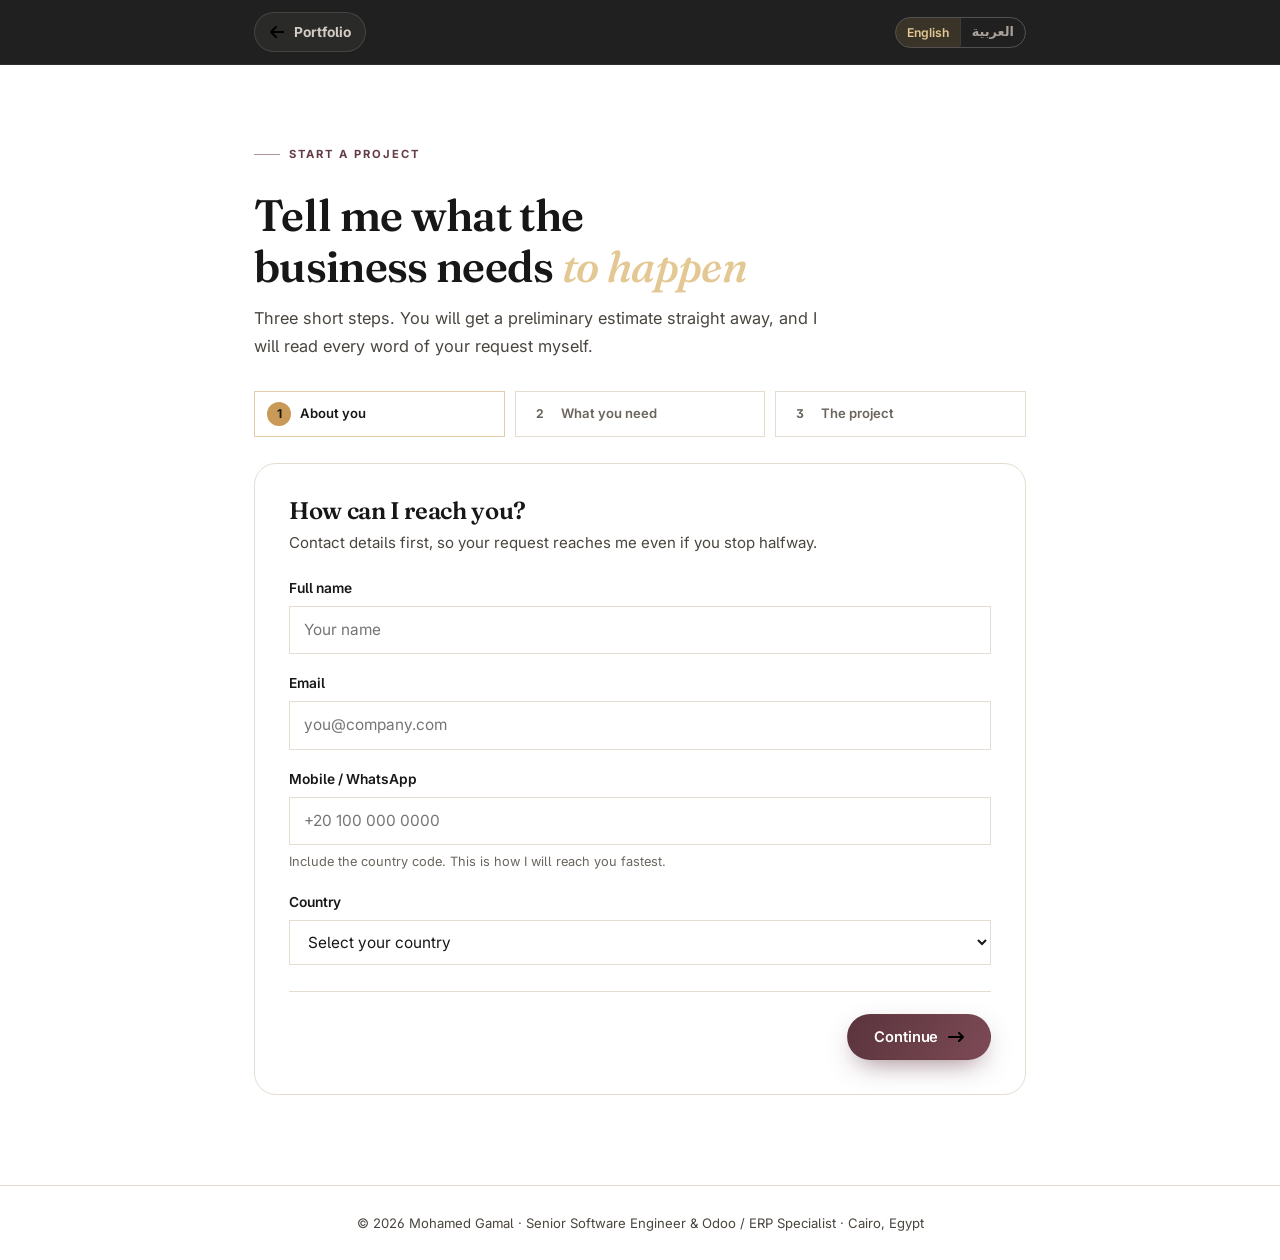
<file: request.html>
<!DOCTYPE html>
<html lang="en">
<head>
  <meta charset="UTF-8" />
  <meta name="viewport" content="width=device-width, initial-scale=1.0" />
  <meta name="theme-color" content="#171717" />
  <meta name="description" content="Start a project with Mohamed Gamal. Tell me what the business needs and get a preliminary estimate in a couple of minutes." />
  <meta name="robots" content="index, follow" />
  <link rel="canonical" href="https://mohamedgamal-attia.github.io/mohamed_gamal_portfolio/request.html" />
  <link rel="icon" href="assets/images/favicon.svg" type="image/svg+xml" />

  <meta property="og:title" content="Start a Project — Mohamed Gamal" />
  <meta property="og:description" content="Tell me what the business needs and get a preliminary estimate in a couple of minutes." />
  <meta property="og:type" content="website" />
  <meta property="og:url" content="https://mohamedgamal-attia.github.io/mohamed_gamal_portfolio/request.html" />

  <title>Start a Project — Mohamed Gamal</title>

  <link rel="preconnect" href="https://fonts.googleapis.com" />
  <link rel="preconnect" href="https://fonts.gstatic.com" crossorigin />
  <link rel="stylesheet"
        href="https://fonts.googleapis.com/css2?family=Fraunces:opsz,wght@9..144,600&family=Inter:wght@400;500;600;700&display=swap" />

  <!-- i18n is blocking and ahead of the stylesheets, exactly as on the other
       pages: an Arabic visitor must never see a frame of English or LTR. -->
  <script src="assets/i18n/en.js?v=1ed674a8"></script>
  <script src="assets/i18n/ar.js?v=1ed674a8"></script>
  <script src="assets/js/i18n.js?v=1ed674a8"></script>

  <link rel="stylesheet" href="assets/css/variables.css?v=1ed674a8" />
  <link rel="stylesheet" href="assets/css/motion.css?v=1ed674a8" />
  <link rel="stylesheet" href="assets/css/base.css?v=1ed674a8" />
  <link rel="stylesheet" href="assets/css/components.css?v=1ed674a8" />
  <link rel="stylesheet" href="assets/css/request.css?v=1ed674a8" />
  <link rel="stylesheet" href="assets/css/rtl.css?v=1ed674a8" />
</head>
<body class="rq-page">
<svg xmlns="http://www.w3.org/2000/svg" style="display:none" aria-hidden="true">
<symbol id="i-arrow-left" viewBox="0 0 448 512"><path d="M9.4 233.4c-12.5 12.5-12.5 32.8 0 45.3l160 160c12.5 12.5 32.8 12.5 45.3 0s12.5-32.8 0-45.3L109.2 288 416 288c17.7 0 32-14.3 32-32s-14.3-32-32-32l-306.7 0L214.6 118.6c12.5-12.5 12.5-32.8 0-45.3s-32.8-12.5-45.3 0l-160 160z"/></symbol>
<symbol id="i-arrow-right" viewBox="0 0 448 512"><path d="M438.6 278.6c12.5-12.5 12.5-32.8 0-45.3l-160-160c-12.5-12.5-32.8-12.5-45.3 0s-12.5 32.8 0 45.3L338.8 224 32 224c-17.7 0-32 14.3-32 32s14.3 32 32 32l306.7 0L233.4 393.4c-12.5 12.5-12.5 32.8 0 45.3s32.8 12.5 45.3 0l160-160z"/></symbol>
<symbol id="i-arrow-right-long" viewBox="0 0 512 512"><path d="M502.6 278.6c12.5-12.5 12.5-32.8 0-45.3l-128-128c-12.5-12.5-32.8-12.5-45.3 0s-12.5 32.8 0 45.3L402.7 224 32 224c-17.7 0-32 14.3-32 32s14.3 32 32 32l370.7 0-73.4 73.4c-12.5 12.5-12.5 32.8 0 45.3s32.8 12.5 45.3 0l128-128z"/></symbol>
<symbol id="i-check" viewBox="0 0 448 512"><path d="M438.6 105.4c12.5 12.5 12.5 32.8 0 45.3l-256 256c-12.5 12.5-32.8 12.5-45.3 0l-128-128c-12.5-12.5-12.5-32.8 0-45.3s32.8-12.5 45.3 0L160 338.7 393.4 105.4c12.5-12.5 32.8-12.5 45.3 0z"/></symbol>
<symbol id="i-chevron-left" viewBox="0 0 320 512"><path d="M9.4 233.4c-12.5 12.5-12.5 32.8 0 45.3l192 192c12.5 12.5 32.8 12.5 45.3 0s12.5-32.8 0-45.3L77.3 256 246.6 86.6c12.5-12.5 12.5-32.8 0-45.3s-32.8-12.5-45.3 0l-192 192z"/></symbol>
<symbol id="i-chevron-right" viewBox="0 0 320 512"><path d="M310.6 233.4c12.5 12.5 12.5 32.8 0 45.3l-192 192c-12.5 12.5-32.8 12.5-45.3 0s-12.5-32.8 0-45.3L242.7 256 73.4 86.6c-12.5-12.5-12.5-32.8 0-45.3s32.8-12.5 45.3 0l192 192z"/></symbol>
<symbol id="i-circle-info" viewBox="0 0 512 512"><path d="M256 512A256 256 0 1 0 256 0a256 256 0 1 0 0 512zM216 336h24V272H216c-13.3 0-24-10.7-24-24s10.7-24 24-24h48c13.3 0 24 10.7 24 24v88h8c13.3 0 24 10.7 24 24s-10.7 24-24 24H216c-13.3 0-24-10.7-24-24s10.7-24 24-24zm40-208a32 32 0 1 1 0 64 32 32 0 1 1 0-64z"/></symbol>
<symbol id="i-envelope" viewBox="0 0 512 512"><path d="M48 64C21.5 64 0 85.5 0 112c0 15.1 7.1 29.3 19.2 38.4L236.8 313.6c11.4 8.5 27 8.5 38.4 0L492.8 150.4c12.1-9.1 19.2-23.3 19.2-38.4c0-26.5-21.5-48-48-48H48zM0 176V384c0 35.3 28.7 64 64 64H448c35.3 0 64-28.7 64-64V176L294.4 339.2c-22.8 17.1-54 17.1-76.8 0L0 176z"/></symbol>
<symbol id="i-phone" viewBox="0 0 512 512"><path d="M164.9 24.6c-7.7-18.6-28-28.5-47.4-23.2l-88 24C12.1 30.2 0 46 0 64C0 311.4 200.6 512 448 512c18 0 33.8-12.1 38.6-29.5l24-88c5.3-19.4-4.6-39.7-23.2-47.4l-96-40c-16.3-6.8-35.2-2.1-46.3 11.6L304.7 368C234.3 334.7 177.3 277.7 144 207.3L193.3 167c13.7-11.2 18.4-30 11.6-46.3l-40-96z"/></symbol>
<symbol id="i-whatsapp" viewBox="0 0 448 512"><path d="M380.9 97.1C339 55.1 283.2 32 223.9 32c-122.4 0-222 99.6-222 222 0 39.1 10.2 77.3 29.6 111L0 480l117.7-30.9c32.4 17.7 68.9 27 106.1 27h.1c122.3 0 224.1-99.6 224.1-222 0-59.3-25.2-115-67.1-157zm-157 341.6c-33.2 0-65.7-8.9-94-25.7l-6.7-4-69.8 18.3L72 359.2l-4.4-7c-18.5-29.4-28.2-63.3-28.2-98.2 0-101.7 82.8-184.5 184.6-184.5 49.3 0 95.6 19.2 130.4 54.1 34.8 34.9 56.2 81.2 56.1 130.5 0 101.8-84.9 184.6-186.6 184.6zm101.2-138.2c-5.5-2.8-32.8-16.2-37.9-18-5.1-1.9-8.8-2.8-12.5 2.8-3.7 5.6-14.3 18-17.6 21.8-3.2 3.7-6.5 4.2-12 1.4-32.6-16.3-54-29.1-75.5-66-5.7-9.8 5.7-9.1 16.3-30.3 1.8-3.7.9-6.9-.5-9.7-1.4-2.8-12.5-30.1-17.1-41.2-4.5-10.8-9.1-9.3-12.5-9.5-3.2-.2-6.9-.2-10.6-.2-3.7 0-9.7 1.4-14.8 6.9-5.1 5.6-19.4 19-19.4 46.3 0 27.3 19.9 53.7 22.6 57.4 2.8 3.7 39.1 59.7 94.8 83.8 35.2 15.2 49 16.5 66.6 13.9 10.7-1.6 32.8-13.4 37.4-26.4 4.6-13 4.6-24.1 3.2-26.4-1.3-2.5-5-3.9-10.5-6.6z"/></symbol>
<symbol id="i-xmark" viewBox="0 0 384 512"><path d="M342.6 150.6c12.5-12.5 12.5-32.8 0-45.3s-32.8-12.5-45.3 0L192 210.7 86.6 105.4c-12.5-12.5-32.8-12.5-45.3 0s-12.5 32.8 0 45.3L146.7 256 41.4 361.4c-12.5 12.5-12.5 32.8 0 45.3s32.8 12.5 45.3 0L192 301.3 297.4 406.6c12.5 12.5 32.8 12.5 45.3 0s12.5-32.8 0-45.3L237.3 256 342.6 150.6z"/></symbol>
</svg>

<nav class="rq-nav" aria-label="Primary">
  <div class="rq-nav-inner">
    <a href="index.html" class="rq-back">
      <svg class="ic ic-md" width="16" height="16" aria-hidden="true"><use href="#i-arrow-left"/></svg>
      <span data-i18n="rq.backToPortfolio">Portfolio</span></a>
    <div class="rq-nav-spacer"></div>
    <div class="lang-switch" role="group" aria-label="Language" data-i18n-attr="aria-label:a11y.langGroup">
      <button type="button" data-lang-btn="en" lang="en" aria-label="Switch to English" data-i18n-attr="aria-label:a11y.switchEn">English</button>
      <button type="button" data-lang-btn="ar" lang="ar" aria-label="التبديل إلى العربية" data-i18n-attr="aria-label:a11y.switchAr">العربية</button>
    </div>
  </div>
</nav>

<main id="main" class="rq-main">
  <div class="rq-wrap">

    <header class="rq-head">
      <p class="eyebrow" data-i18n="rq.eyebrow">Start a project</p>
      <h1 data-i18n="rq.title">Tell me what the business needs <em>to happen</em></h1>
      <p class="rq-lead" data-i18n="rq.lead">Three short steps. You will get a preliminary estimate straight away, and I will read every word of your request myself.</p>
    </header>

    <!-- ── Progress ─────────────────────────────────────────────────── -->
    <ol class="rq-steps" id="rq-steps" aria-label="Progress">
      <li class="rq-step is-current" data-step="1" aria-current="step">
        <span class="rq-step-n">1</span><span class="rq-step-l" data-i18n="rq.step1">About you</span></li>
      <li class="rq-step" data-step="2">
        <span class="rq-step-n">2</span><span class="rq-step-l" data-i18n="rq.step2">What you need</span></li>
      <li class="rq-step" data-step="3">
        <span class="rq-step-n">3</span><span class="rq-step-l" data-i18n="rq.step3">The project</span></li>
    </ol>

    <form class="rq-form" id="rq-form" novalidate autocomplete="on">

      <!-- Honeypot. Hidden from people and from assistive technology; a bot
           that fills it gets a success-shaped reply and nothing is stored.
           The name is deliberately meaningless: a field called "company" is
           one browsers autofill, which would throw away a real lead. -->
      <div class="rq-hp" aria-hidden="true">
        <label for="rq-hp-field">Leave this field empty</label>
        <input type="text" id="rq-hp-field" name="hp_detail_2" tabindex="-1"
               autocomplete="off" aria-hidden="true" />
      </div>

      <!-- ── Step 1 ─────────────────────────────────────────────────── -->
      <section class="rq-panel is-active" data-panel="1" aria-labelledby="rq-h1">
        <h2 class="rq-panel-h" id="rq-h1" data-i18n="rq.s1.title">How can I reach you?</h2>
        <p class="rq-panel-sub" data-i18n="rq.s1.sub">Contact details first, so your request reaches me even if you stop halfway.</p>

        <div class="rq-field">
          <label for="rq-name" data-i18n="rq.f.name">Full name</label>
          <input type="text" id="rq-name" name="fullName" required autocomplete="name"
                 maxlength="120" data-i18n-attr="placeholder:rq.f.namePh" placeholder="Your name" />
          <p class="rq-err" data-err-for="fullName" role="alert"></p>
        </div>

        <div class="rq-field">
          <label for="rq-email" data-i18n="rq.f.email">Email</label>
          <input type="email" id="rq-email" name="email" required autocomplete="email" dir="ltr"
                 maxlength="254" inputmode="email" placeholder="you@company.com" />
          <p class="rq-err" data-err-for="email" role="alert"></p>
        </div>

        <div class="rq-field">
          <label for="rq-phone" data-i18n="rq.f.phone">Mobile / WhatsApp</label>
          <input type="tel" id="rq-phone" name="phone" required autocomplete="tel" dir="ltr"
                 maxlength="32" inputmode="tel" placeholder="+20 100 000 0000" />
          <p class="rq-hint" data-i18n="rq.f.phoneHint">Include the country code. This is how I will reach you fastest.</p>
          <p class="rq-err" data-err-for="phone" role="alert"></p>
        </div>

        <div class="rq-field">
          <label for="rq-country" data-i18n="rq.f.country">Country</label>
          <select id="rq-country" name="countryCode" required autocomplete="country">
            <option value="" data-i18n="rq.f.countryPh">Select your country</option>
          </select>
          <p class="rq-err" data-err-for="countryCode" role="alert"></p>
        </div>

        <div class="rq-actions">
          <button type="button" class="btn btn-primary" data-next="2">
            <span data-i18n="rq.next">Continue</span>
            <svg class="ic ic-btn ic-arrow" width="16" height="16" aria-hidden="true"><use href="#i-arrow-right-long"/></svg>
          </button>
        </div>
      </section>

      <!-- ── Step 2 ─────────────────────────────────────────────────── -->
      <section class="rq-panel" data-panel="2" aria-labelledby="rq-h2" hidden>
        <h2 class="rq-panel-h" id="rq-h2" data-i18n="rq.s2.title">What kind of project is it?</h2>
        <p class="rq-panel-sub" data-i18n="rq.s2.sub">Pick the closest match. We can refine it in the meeting.</p>

        <div class="rq-field">
          <label for="rq-type" data-i18n="rq.f.type">Project type</label>
          <select id="rq-type" name="projectType" required>
            <option value="" data-i18n="rq.f.typePh">Select a project type</option>
            <option value="portfolio"           data-i18n="rq.type.portfolio">Portfolio / personal site</option>
            <option value="simple_website"      data-i18n="rq.type.simple_website">Business website</option>
            <option value="advanced_website"    data-i18n="rq.type.advanced_website">Advanced / dynamic web application</option>
            <option value="backend_api"         data-i18n="rq.type.backend_api">Backend service / API</option>
            <option value="automation"          data-i18n="rq.type.automation">Automation / integration</option>
            <option value="data_ai"             data-i18n="rq.type.data_ai">Data engineering / AI</option>
            <option value="mobile_app"          data-i18n="rq.type.mobile_app">Mobile app</option>
            <option value="erp_business_system" data-i18n="rq.type.erp_business_system">ERP / business system</option>
            <option value="other"               data-i18n="rq.type.other">Something else</option>
          </select>
          <p class="rq-err" data-err-for="projectType" role="alert"></p>
        </div>

        <div class="rq-actions">
          <button type="button" class="btn btn-outline-warm" data-prev="1">
            <svg class="ic ic-btn ic-arrow" width="16" height="16" aria-hidden="true"><use href="#i-arrow-left"/></svg>
            <span data-i18n="rq.back">Back</span>
          </button>
          <button type="button" class="btn btn-primary" data-next="3">
            <span data-i18n="rq.next">Continue</span>
            <svg class="ic ic-btn ic-arrow" width="16" height="16" aria-hidden="true"><use href="#i-arrow-right-long"/></svg>
          </button>
        </div>
      </section>

      <!-- ── Step 3 ─────────────────────────────────────────────────── -->
      <section class="rq-panel" data-panel="3" aria-labelledby="rq-h3" hidden>
        <h2 class="rq-panel-h" id="rq-h3" data-i18n="rq.s3.title">Describe what you need</h2>
        <p class="rq-panel-sub" data-i18n="rq.s3.sub">The more concrete you are, the closer the estimate will be. Plain language is fine.</p>

        <div class="rq-field">
          <label for="rq-desc" data-i18n="rq.f.desc">What should it do?</label>
          <textarea id="rq-desc" name="description" required rows="7" minlength="20" maxlength="4000"
                    data-i18n-attr="placeholder:rq.f.descPh"
                    placeholder="What the system is for, who uses it, and anything it must connect to."></textarea>
          <p class="rq-count" dir="ltr"><span data-count-for="description">0</span> / 4000</p>
          <p class="rq-err" data-err-for="description" role="alert"></p>
        </div>

        <div class="rq-grid2">
          <div class="rq-field">
            <label for="rq-timeline" data-i18n="rq.f.timeline">Desired timeline <span class="rq-opt" data-i18n="rq.optional">optional</span></label>
            <input type="text" id="rq-timeline" name="desiredTimeline" maxlength="120"
                   data-i18n-attr="placeholder:rq.f.timelinePh" placeholder="e.g. within two months" />
          </div>
          <div class="rq-field">
            <label for="rq-budget" data-i18n="rq.f.budget">Budget in mind <span class="rq-opt" data-i18n="rq.optional">optional</span></label>
            <input type="text" id="rq-budget" name="clientBudget" maxlength="60"
                   data-i18n-attr="placeholder:rq.f.budgetPh" placeholder="e.g. around $1,000" />
          </div>
        </div>

        <div class="rq-field">
          <label for="rq-ref" data-i18n="rq.f.ref">A link that shows what you mean <span class="rq-opt" data-i18n="rq.optional">optional</span></label>
          <input type="url" id="rq-ref" name="referenceUrl" maxlength="300" dir="ltr"
                 placeholder="https://example.com" />
          <p class="rq-err" data-err-for="referenceUrl" role="alert"></p>
        </div>

        <div class="rq-consent">
          <input type="checkbox" id="rq-consent" name="consent" required />
          <label for="rq-consent">
            <span data-i18n="rq.consent">I agree that Mohamed Gamal may store these details and contact me about this request.</span>
            <span class="rq-privacy" data-i18n="rq.privacy">Your details are used only to answer this request. They are not sold, shared or used for marketing.</span>
          </label>
          <p class="rq-err" data-err-for="consent" role="alert"></p>
        </div>

        <!-- Filled in by request.js only when leadSystem.turnstileSiteKey is
             set. Without a key the honeypot and the server-side rate limit
             are the protection, and nothing is rendered here. -->
        <div class="rq-turnstile" id="rq-turnstile" hidden></div>

        <div class="rq-actions">
          <button type="button" class="btn btn-outline-warm" data-prev="2">
            <svg class="ic ic-btn ic-arrow" width="16" height="16" aria-hidden="true"><use href="#i-arrow-left"/></svg>
            <span data-i18n="rq.back">Back</span>
          </button>
          <button type="submit" class="btn btn-primary" id="rq-submit">
            <span class="rq-submit-label" data-i18n="rq.submit">Get my estimate</span>
            <span class="rq-spinner" aria-hidden="true"></span>
          </button>
        </div>
        <p class="rq-note" data-i18n="rq.aiNote">The estimate is AI-assisted and preliminary. A person — me — reads every request.</p>
      </section>

      <!-- Outside every step panel on purpose. A server rejection can send
           the visitor back to step 1, and a message living inside step 3
           would disappear exactly when it is needed. -->
      <p class="rq-form-err" id="rq-form-err" role="alert" hidden></p>
    </form>

    <!-- ── Result ───────────────────────────────────────────────────── -->
    <section class="rq-result" id="rq-result" hidden aria-live="polite" tabindex="-1">
      <div class="rq-result-badge">
        <svg class="ic" width="18" height="18" aria-hidden="true"><use href="#i-check"/></svg>
        <span data-i18n="rq.result.received">Request received</span>
      </div>

      <h2 class="rq-result-h" data-i18n="rq.result.title">Your preliminary estimate</h2>
      <p class="rq-result-summary" id="rq-summary"></p>

      <div class="rq-result-grid">
        <div class="rq-figure">
          <p class="rq-figure-k" data-i18n="rq.result.budget">Estimated budget</p>
          <!-- The large line carries the visitor's own currency when the API
               supplies one, and USD otherwise. The secondary line is the USD
               reference and is hidden when it would merely repeat the line
               above. Both are LTR islands: a price reads left-to-right in
               Arabic too. -->
          <p class="rq-figure-v" id="rq-price" dir="ltr"></p>
          <p class="rq-figure-sub" id="rq-price-usd" dir="ltr" hidden></p>
          <p class="rq-fx" id="rq-fx" hidden></p>
        </div>
        <div class="rq-figure">
          <p class="rq-figure-k" data-i18n="rq.result.timeline">Estimated timeline</p>
          <p class="rq-figure-v" id="rq-timeline-out"></p>
        </div>
      </div>

      <div class="rq-list-block" id="rq-scope-block">
        <p class="rq-list-k" data-i18n="rq.result.scope">Suggested starting scope</p>
        <ul class="rq-list" id="rq-scope"></ul>
      </div>

      <div class="rq-list-block" id="rq-assume-block">
        <p class="rq-list-k" data-i18n="rq.result.assumptions">What this assumes</p>
        <ul class="rq-list" id="rq-assumptions"></ul>
      </div>

      <p class="rq-message" id="rq-message"></p>

      <p class="rq-disclaimer">
        <svg class="ic" width="16" height="16" aria-hidden="true"><use href="#i-circle-info"/></svg>
        <span id="rq-disclaimer"></span>
      </p>

      <div class="rq-result-actions">
        <a href="#" class="btn btn-primary" id="rq-whatsapp" target="_blank" rel="noopener">
          <svg class="ic ic-btn" width="18" height="18" aria-hidden="true"><use href="#i-whatsapp"/></svg>
          <span data-i18n="rq.result.whatsapp">Schedule a WhatsApp meeting</span>
        </a>
        <a href="index.html" class="btn btn-outline-warm" data-i18n="rq.result.backHome">Back to portfolio</a>
      </div>

      <p class="rq-ref">
        <span data-i18n="rq.result.reference">Your reference</span>
        <strong id="rq-reference" dir="ltr"></strong>
      </p>
      <p class="rq-ref-note" id="rq-notified" hidden data-i18n="rq.result.notified">Your request has also been sent to Mohamed.</p>
    </section>

  </div>
</main>

<footer class="rq-foot">
  <p data-i18n="rq.footer">&copy; 2026 Mohamed Gamal · Senior Software Engineer &amp; Odoo / ERP Specialist · Cairo, Egypt</p>
</footer>

<script src="assets/js/config.js?v=1ed674a8"></script>
<script src="assets/js/request.js?v=1ed674a8"></script>
</body>
</html>
</file>
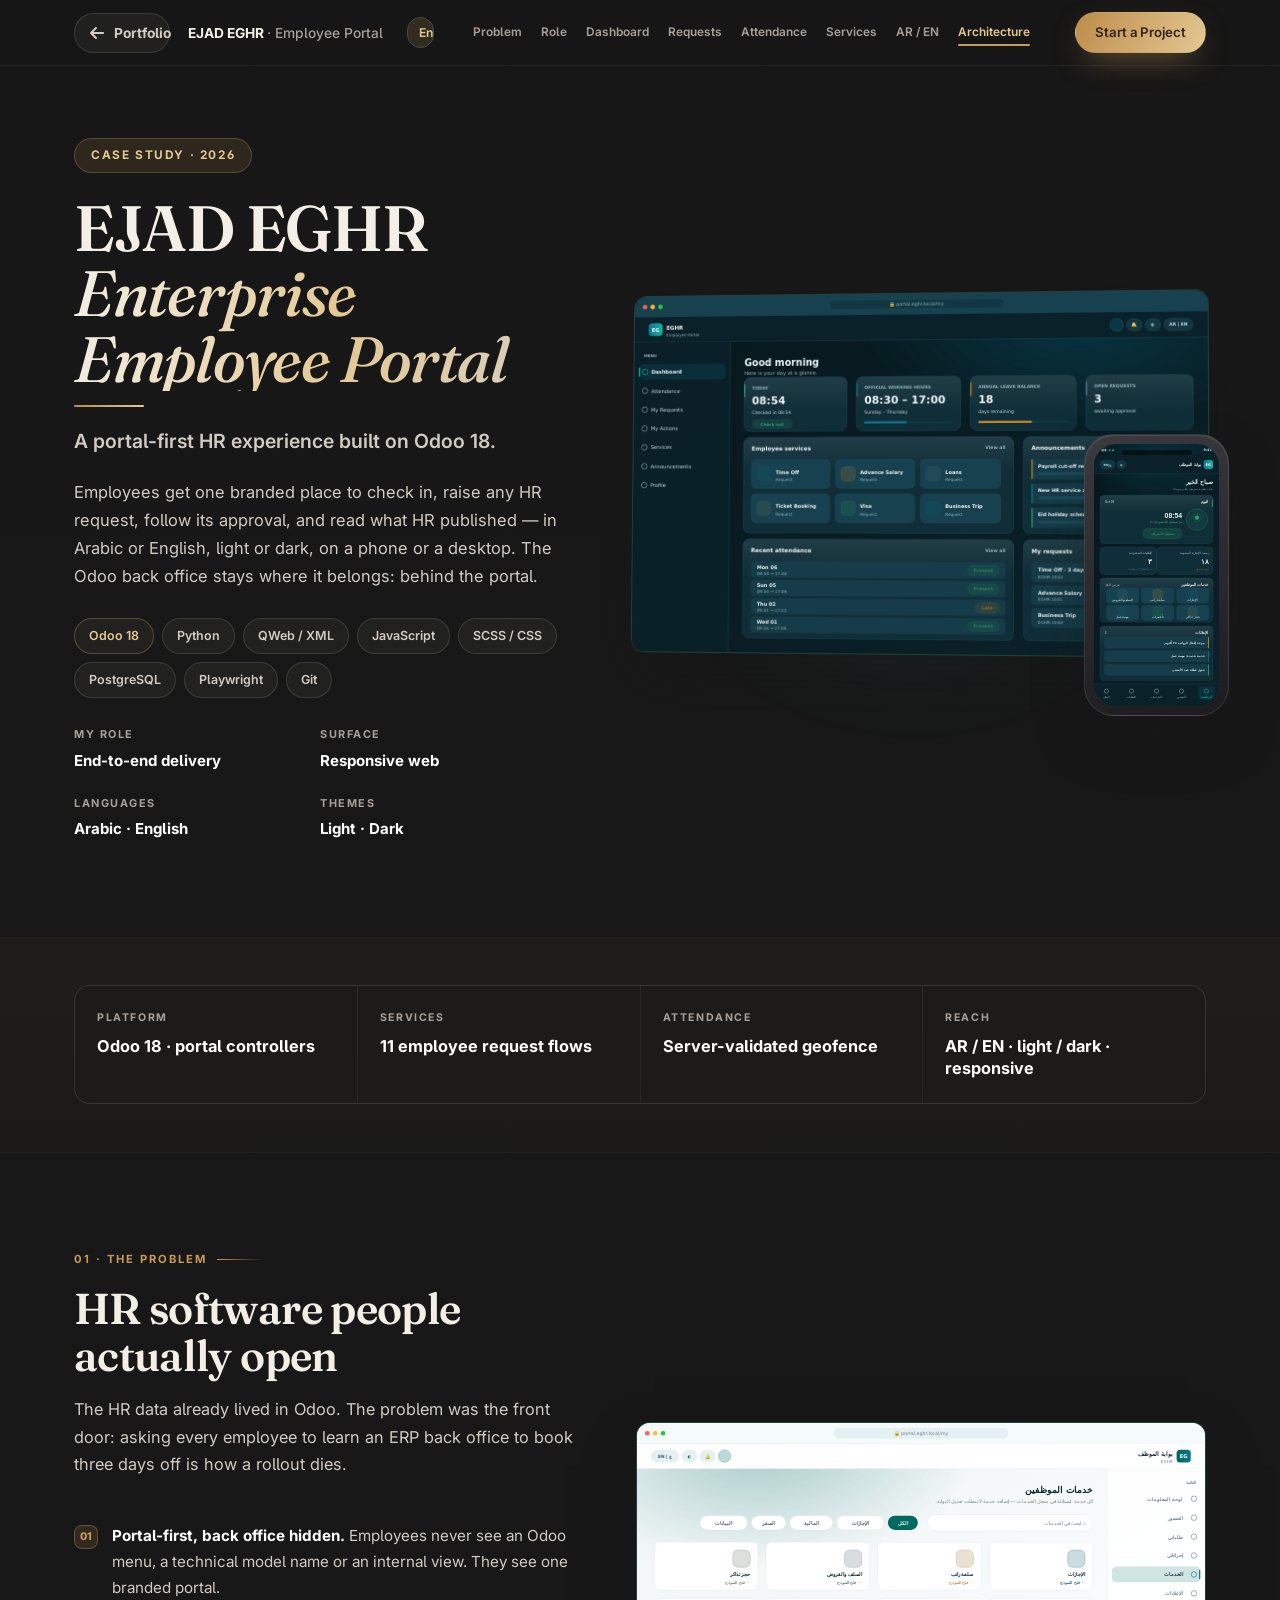
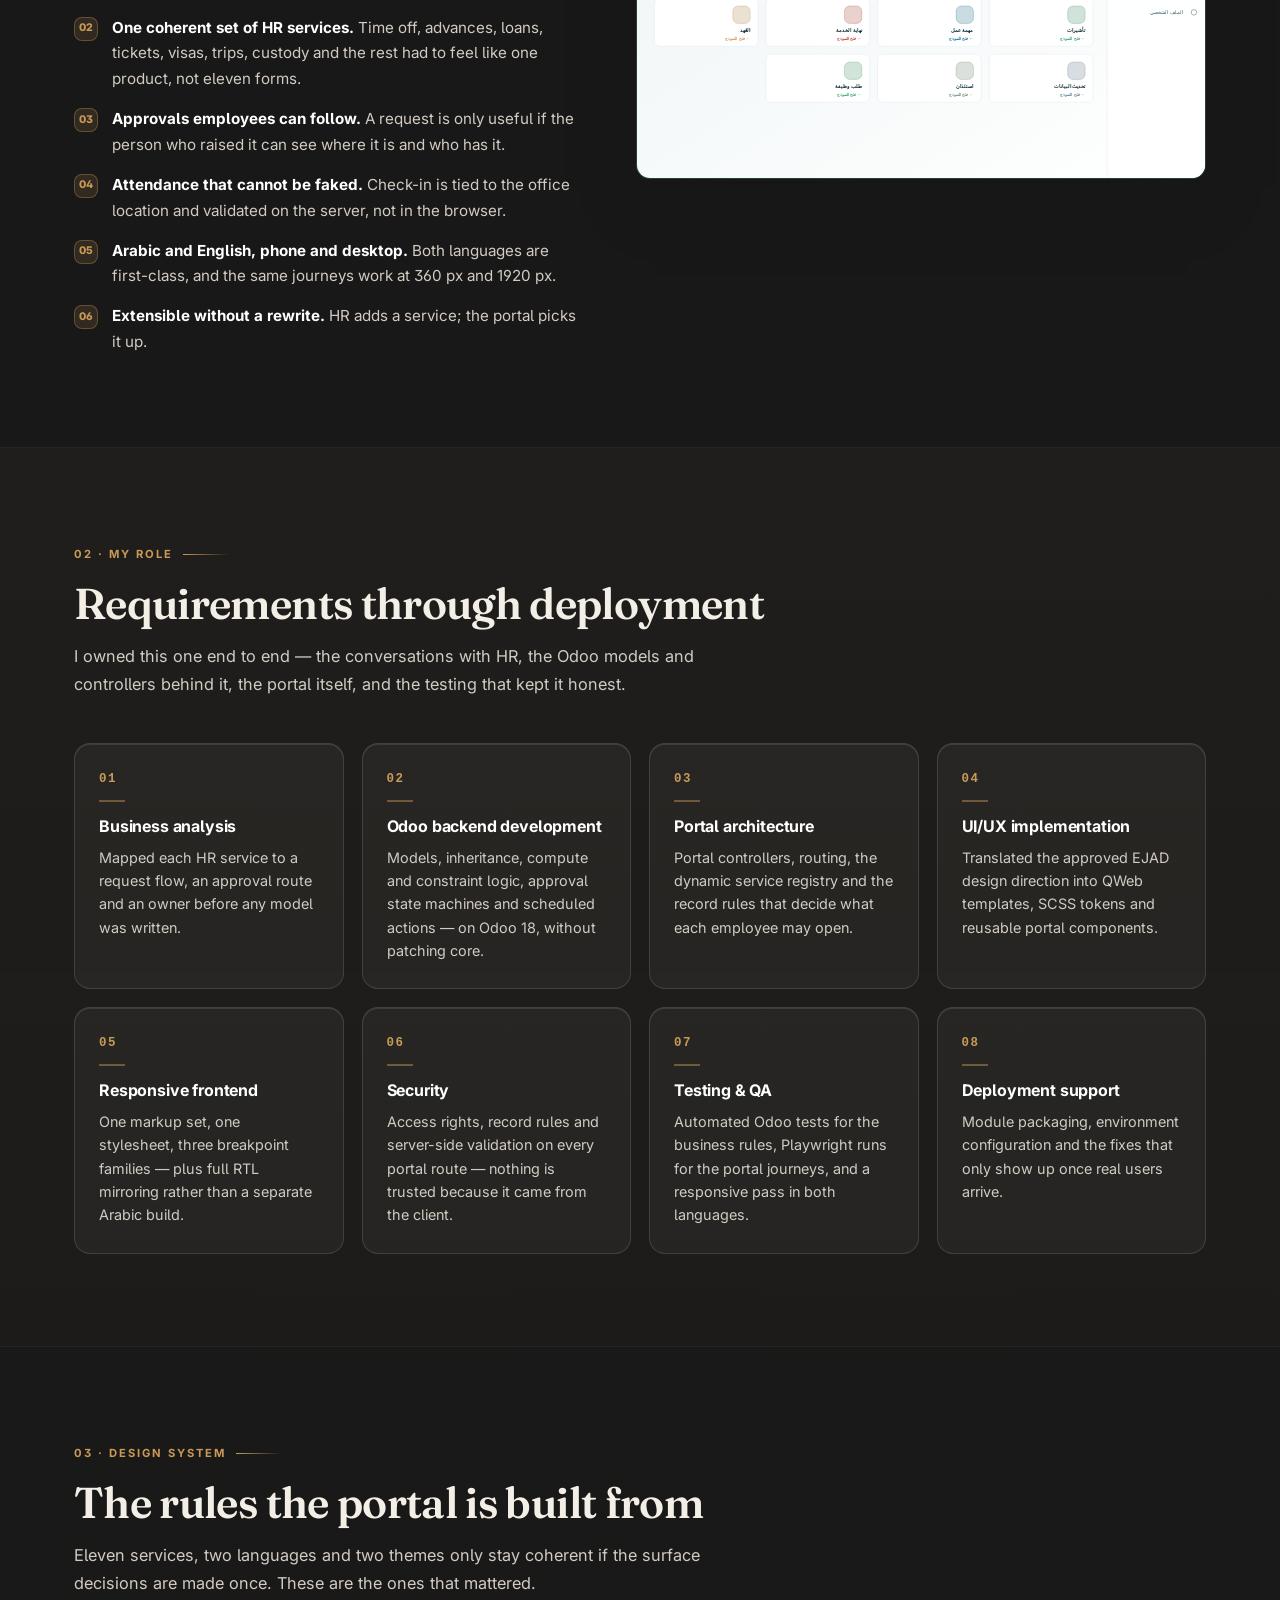
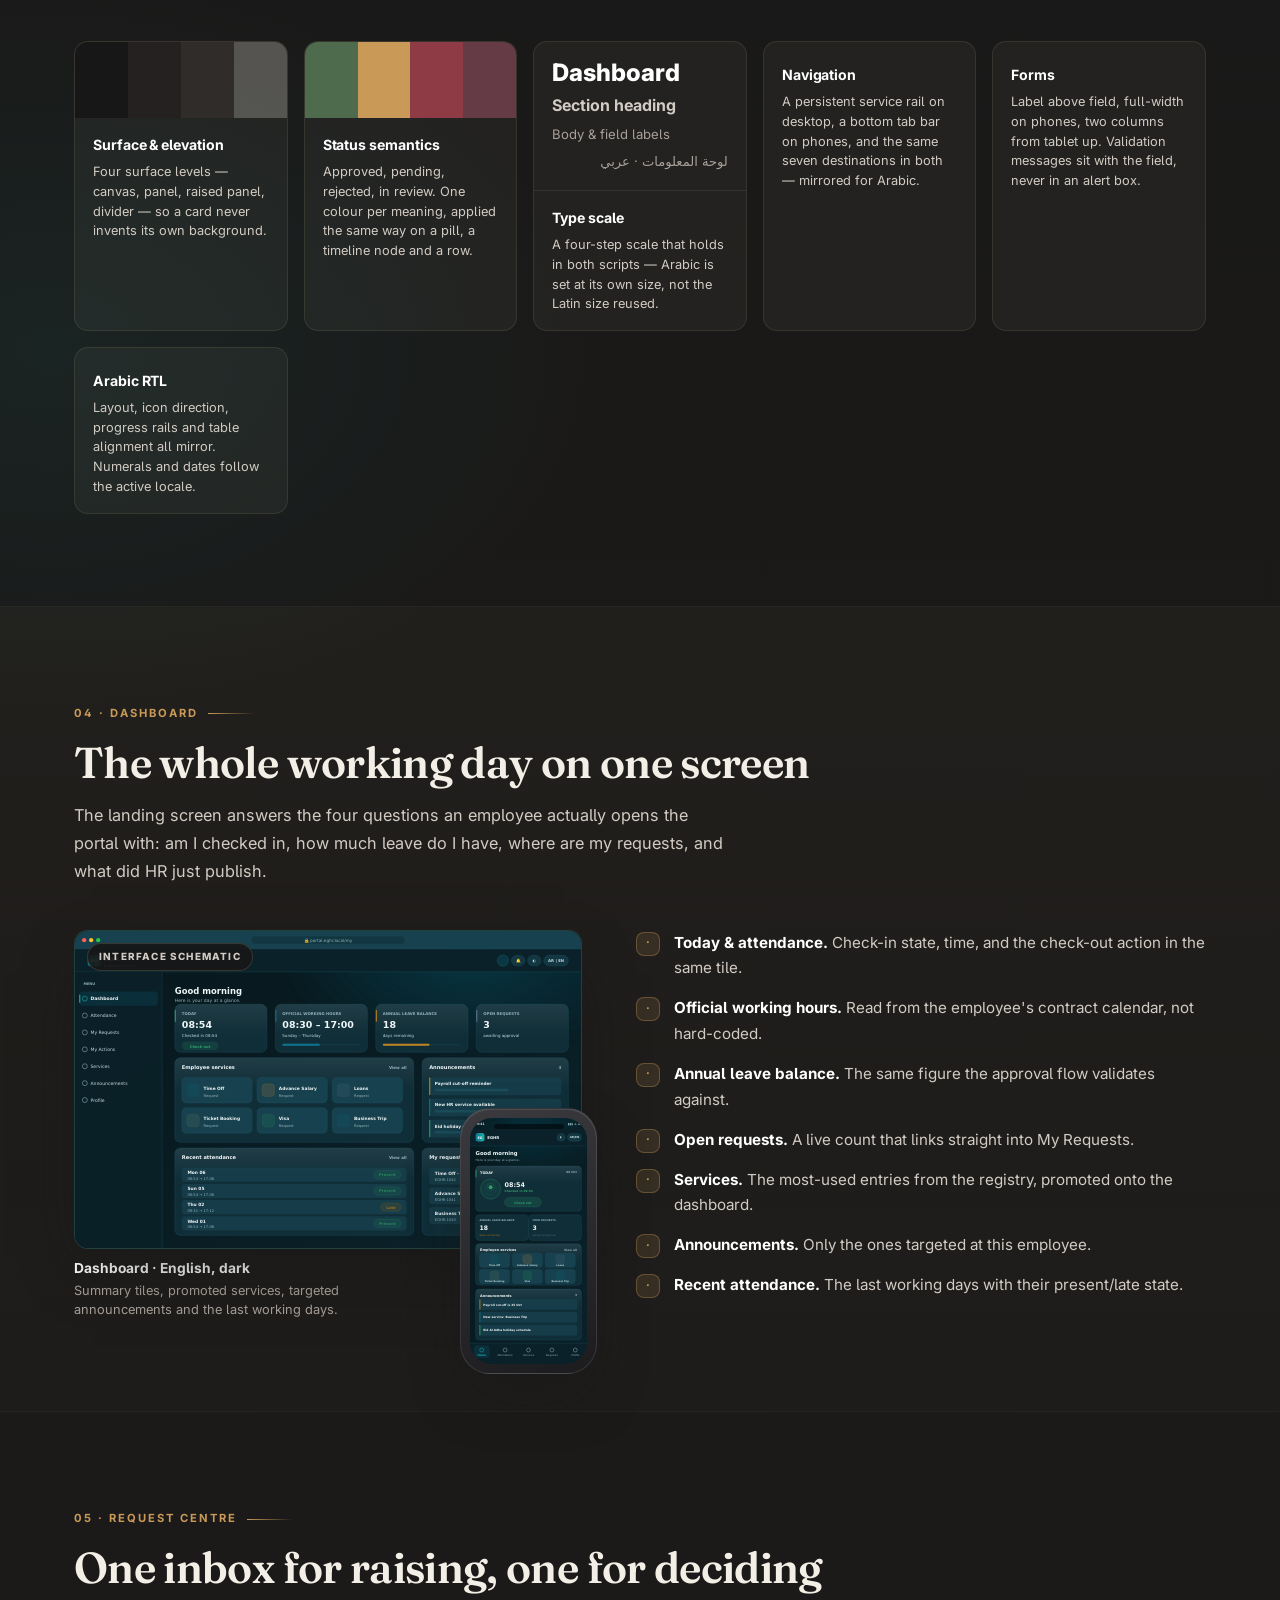
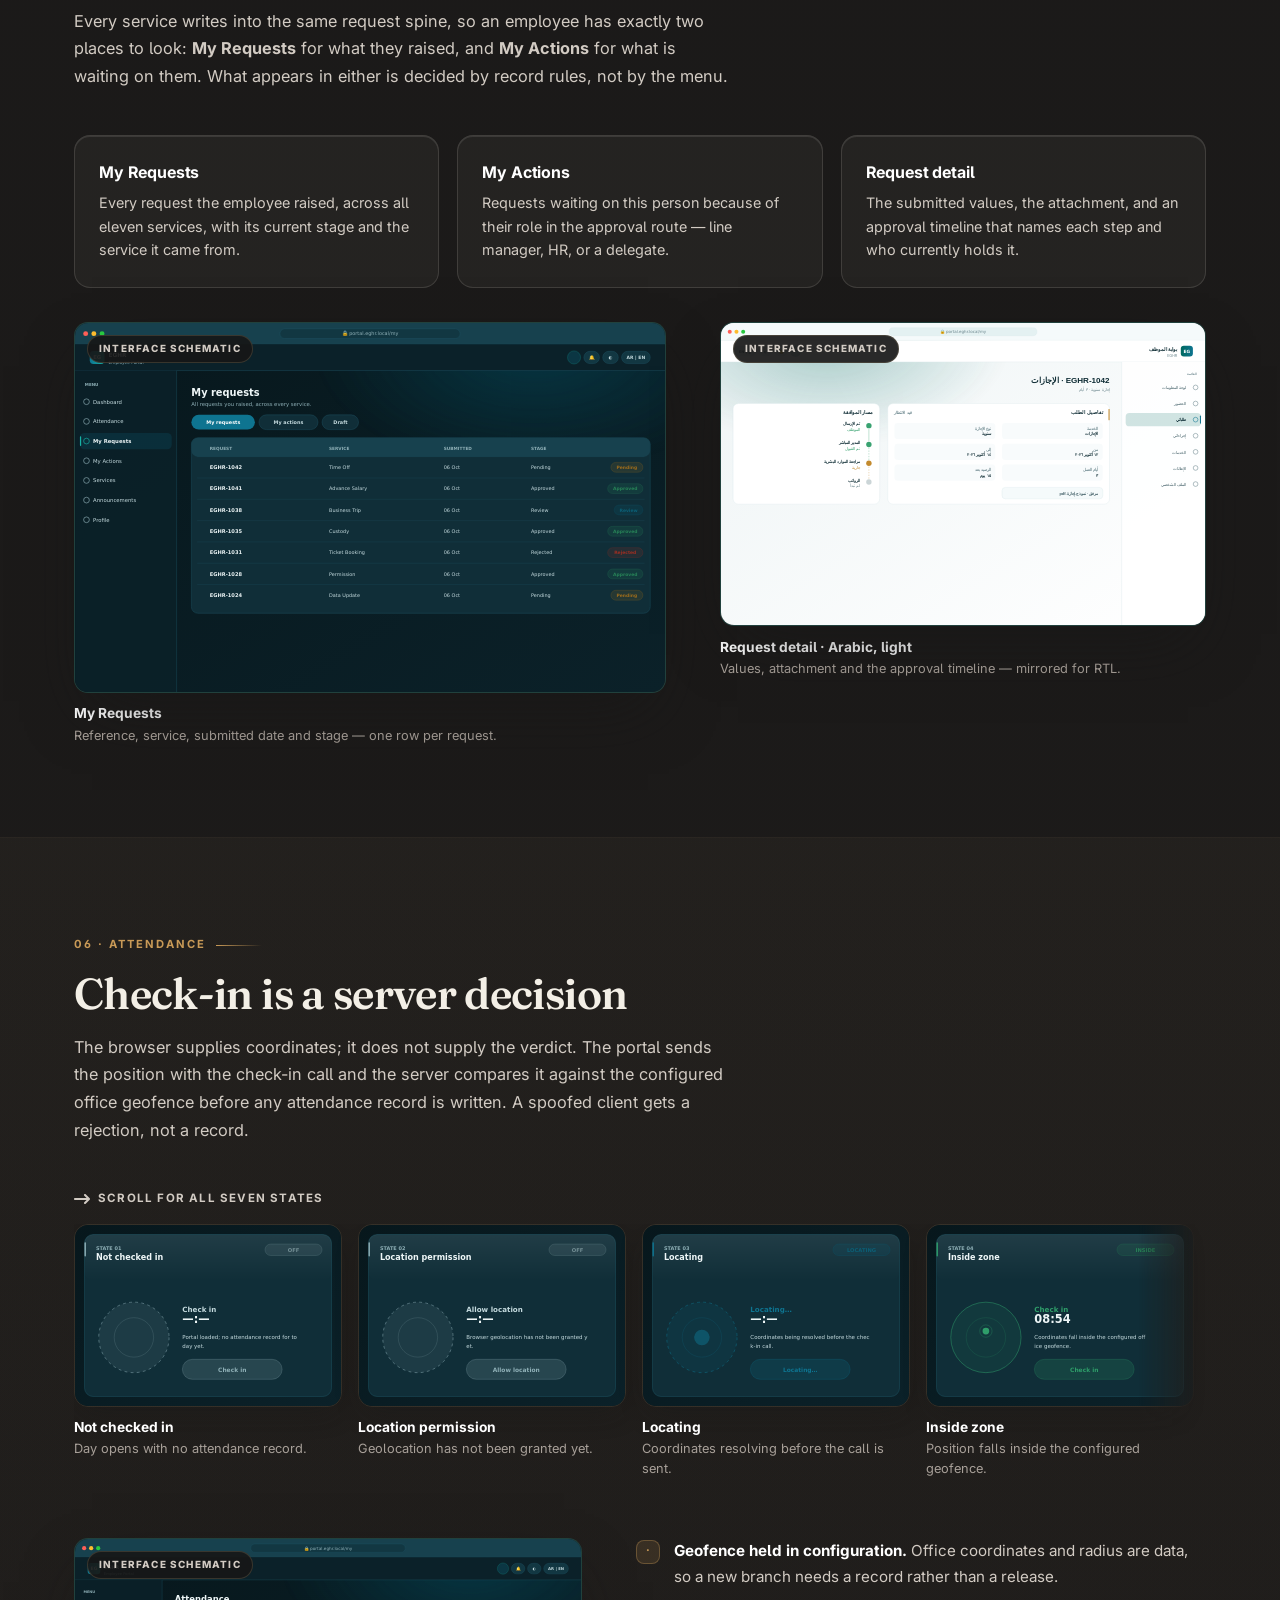
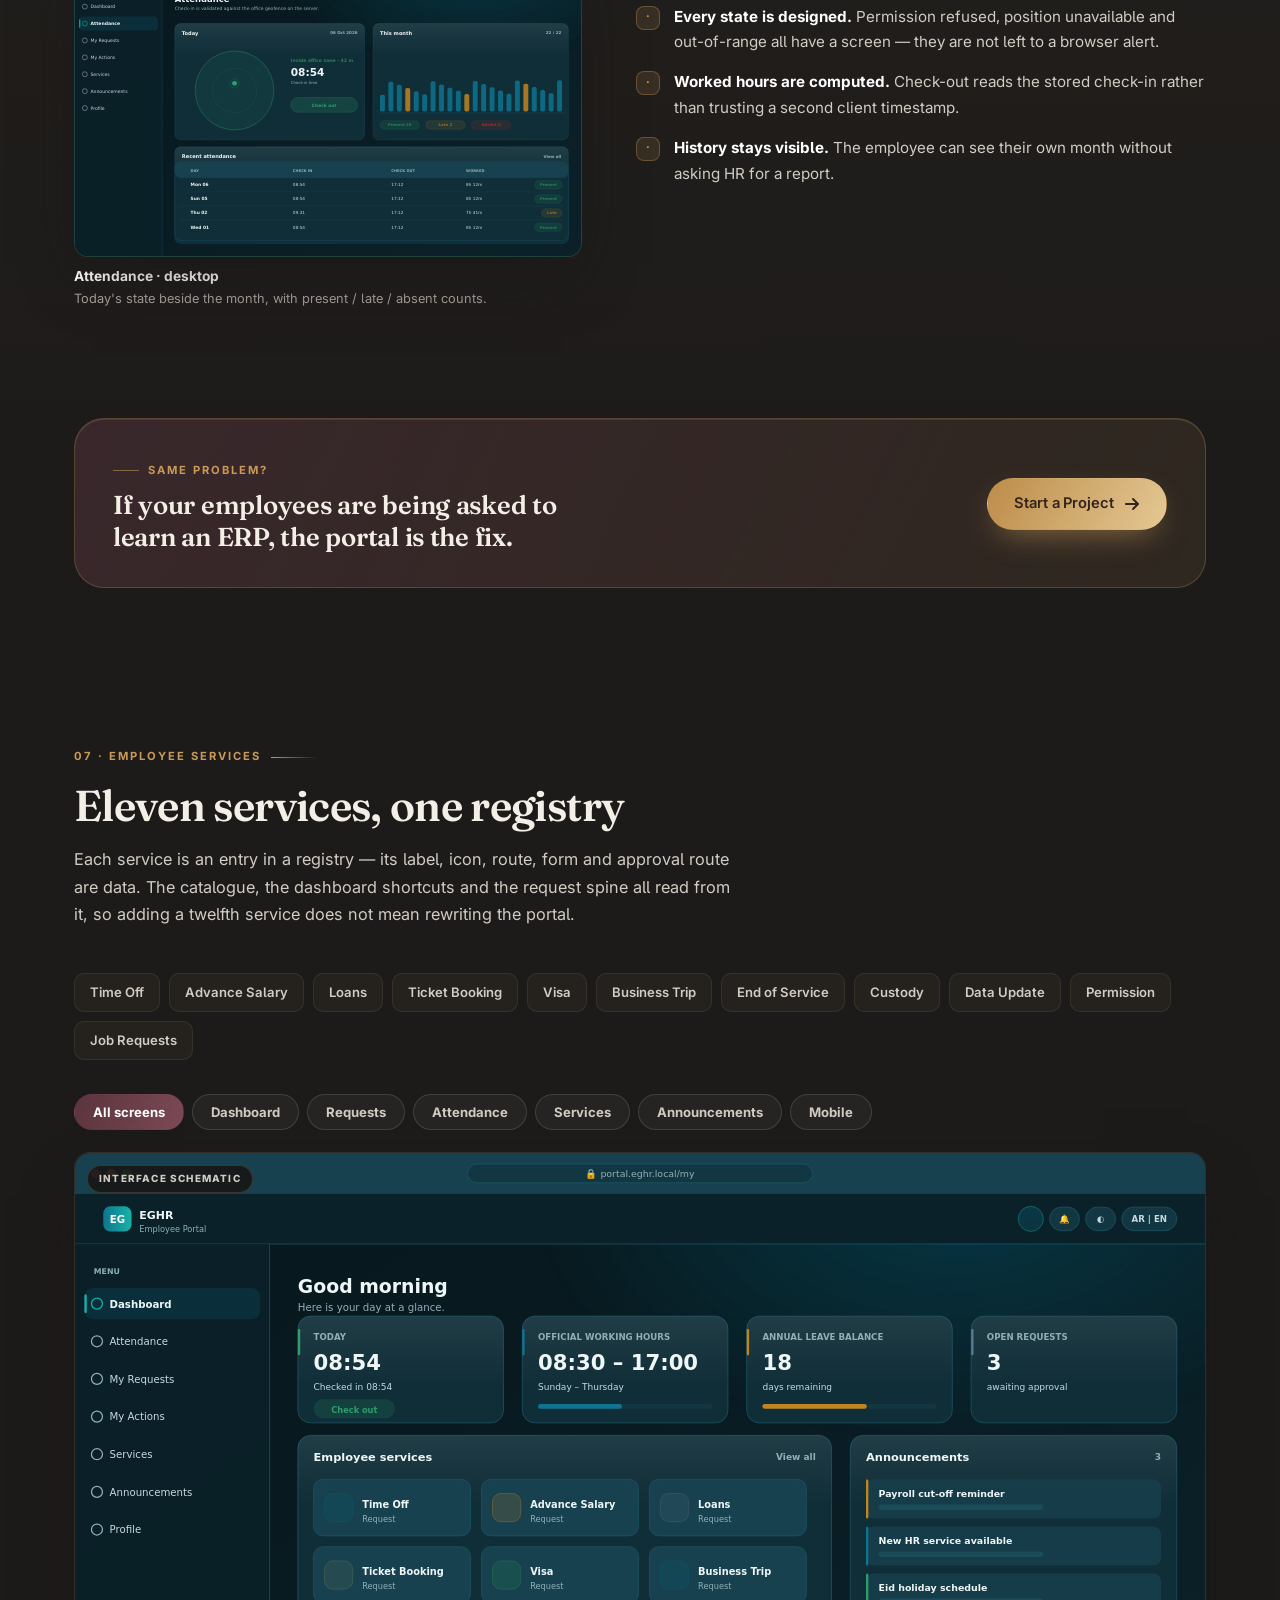
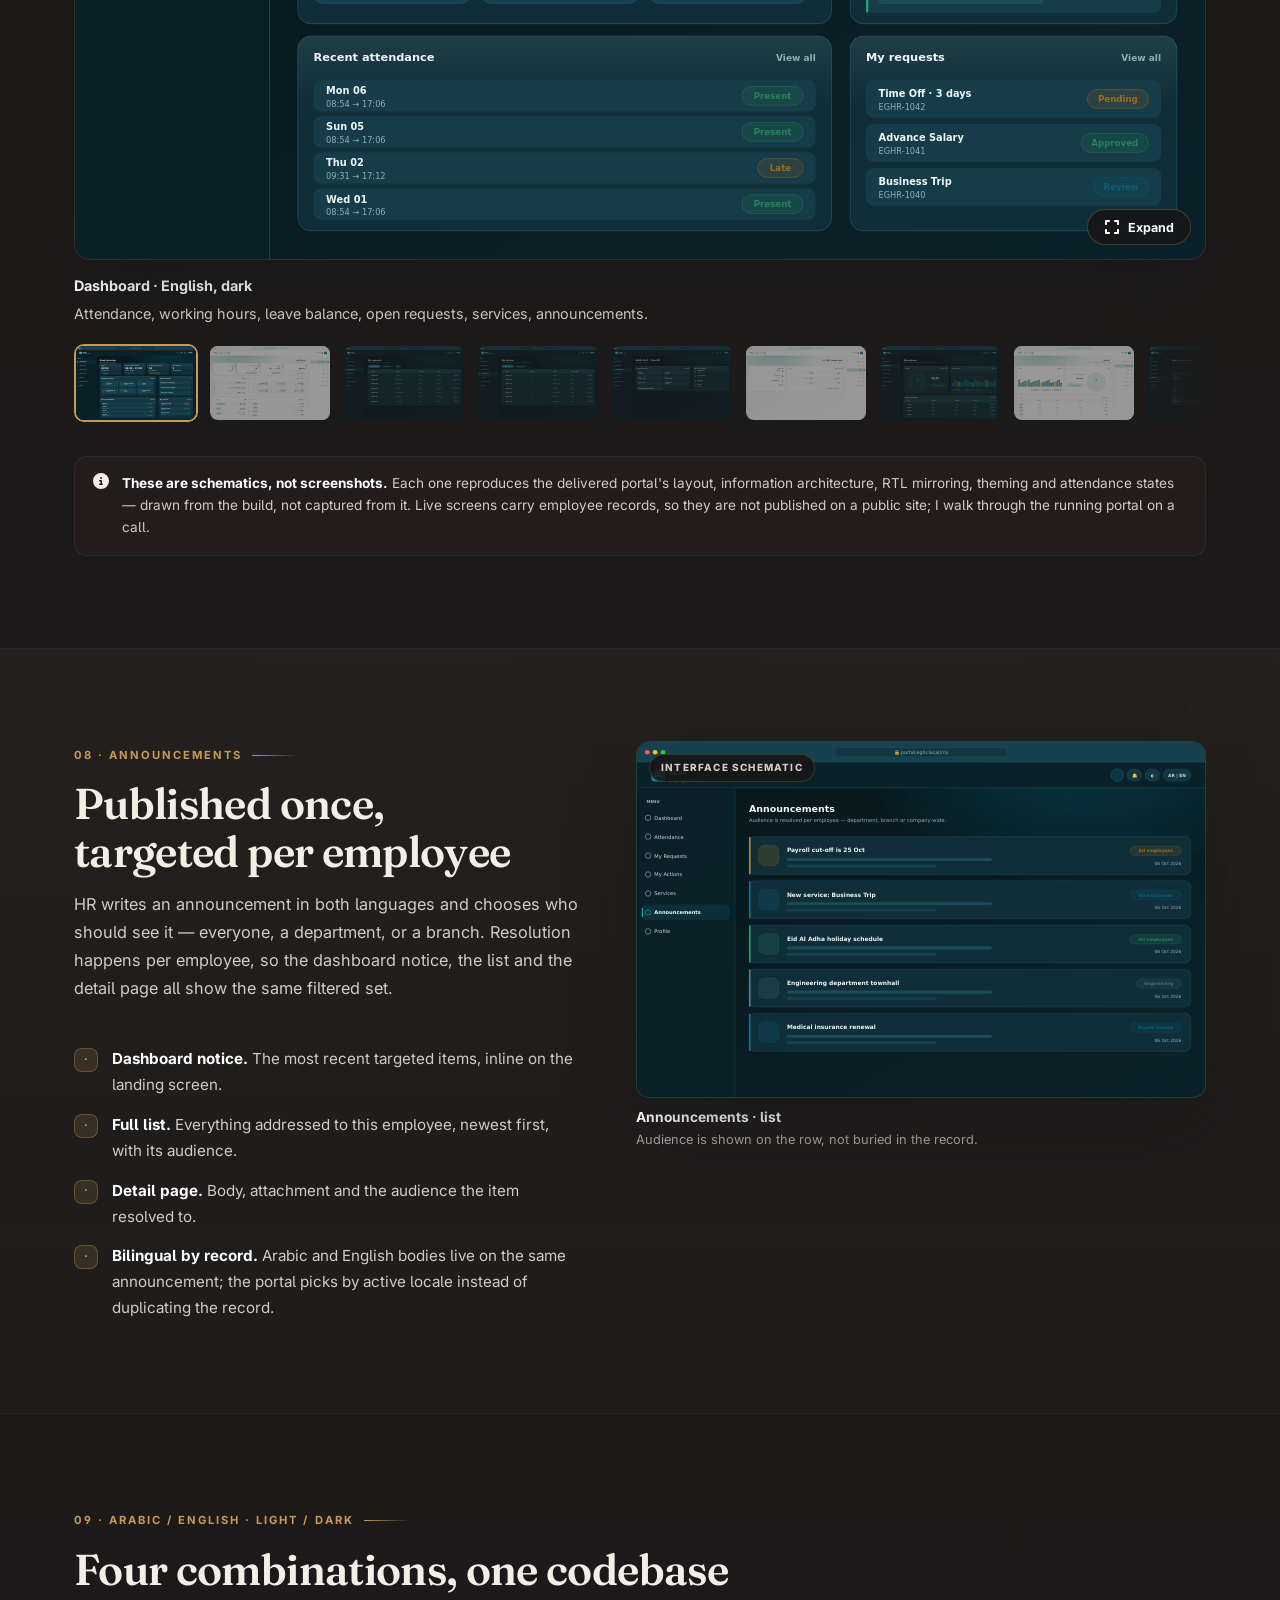
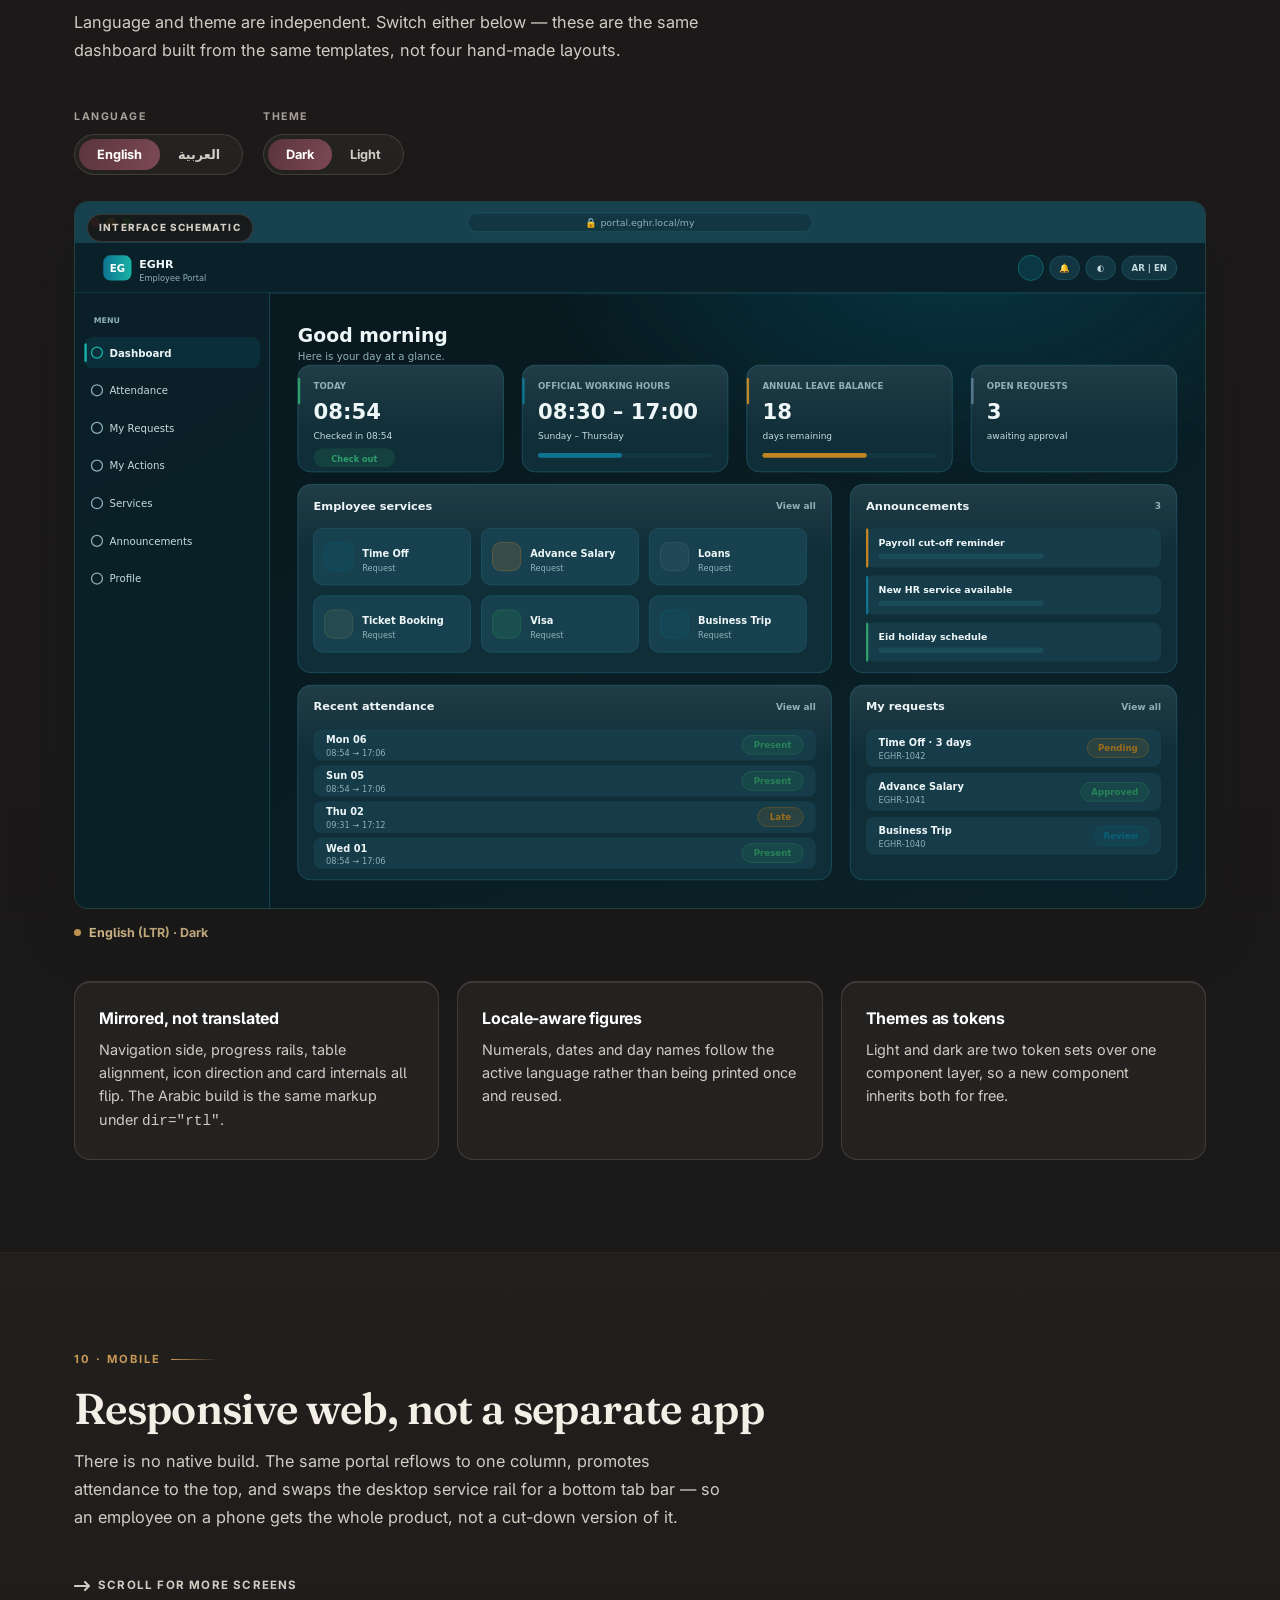
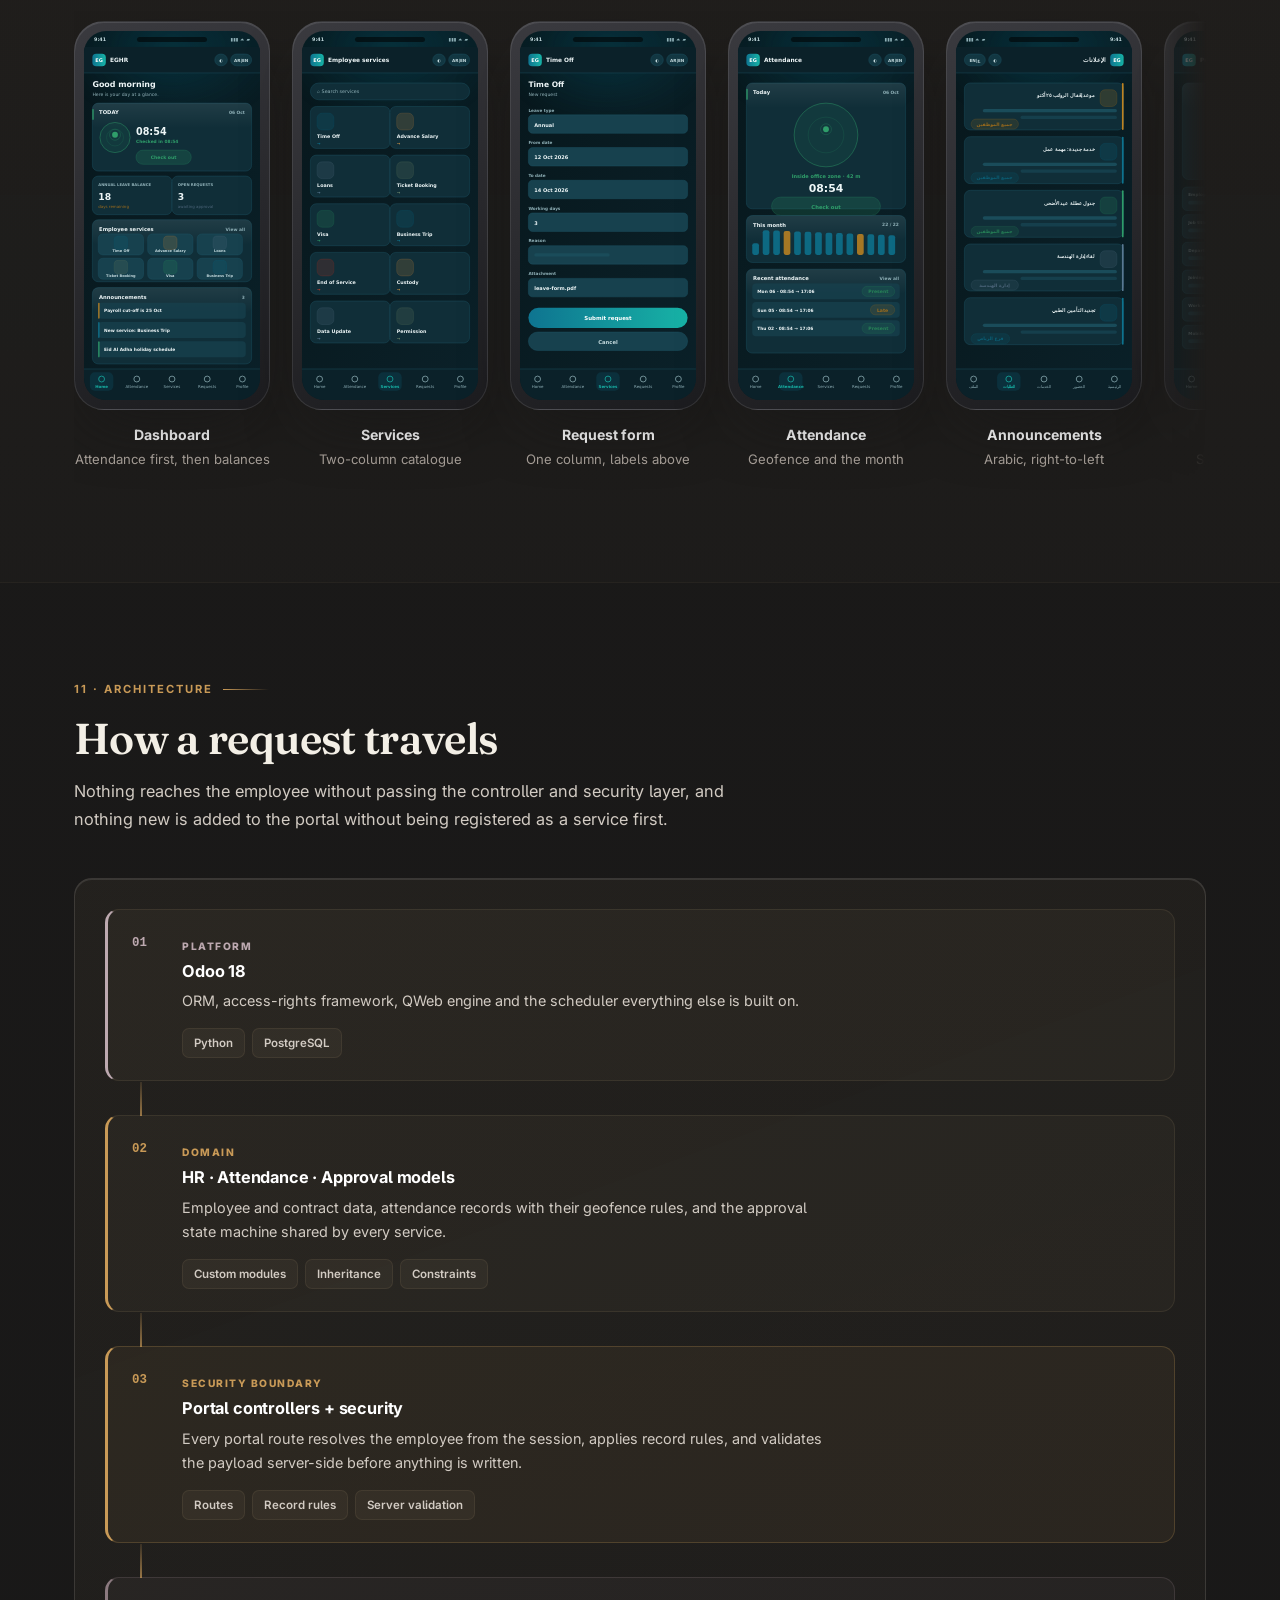
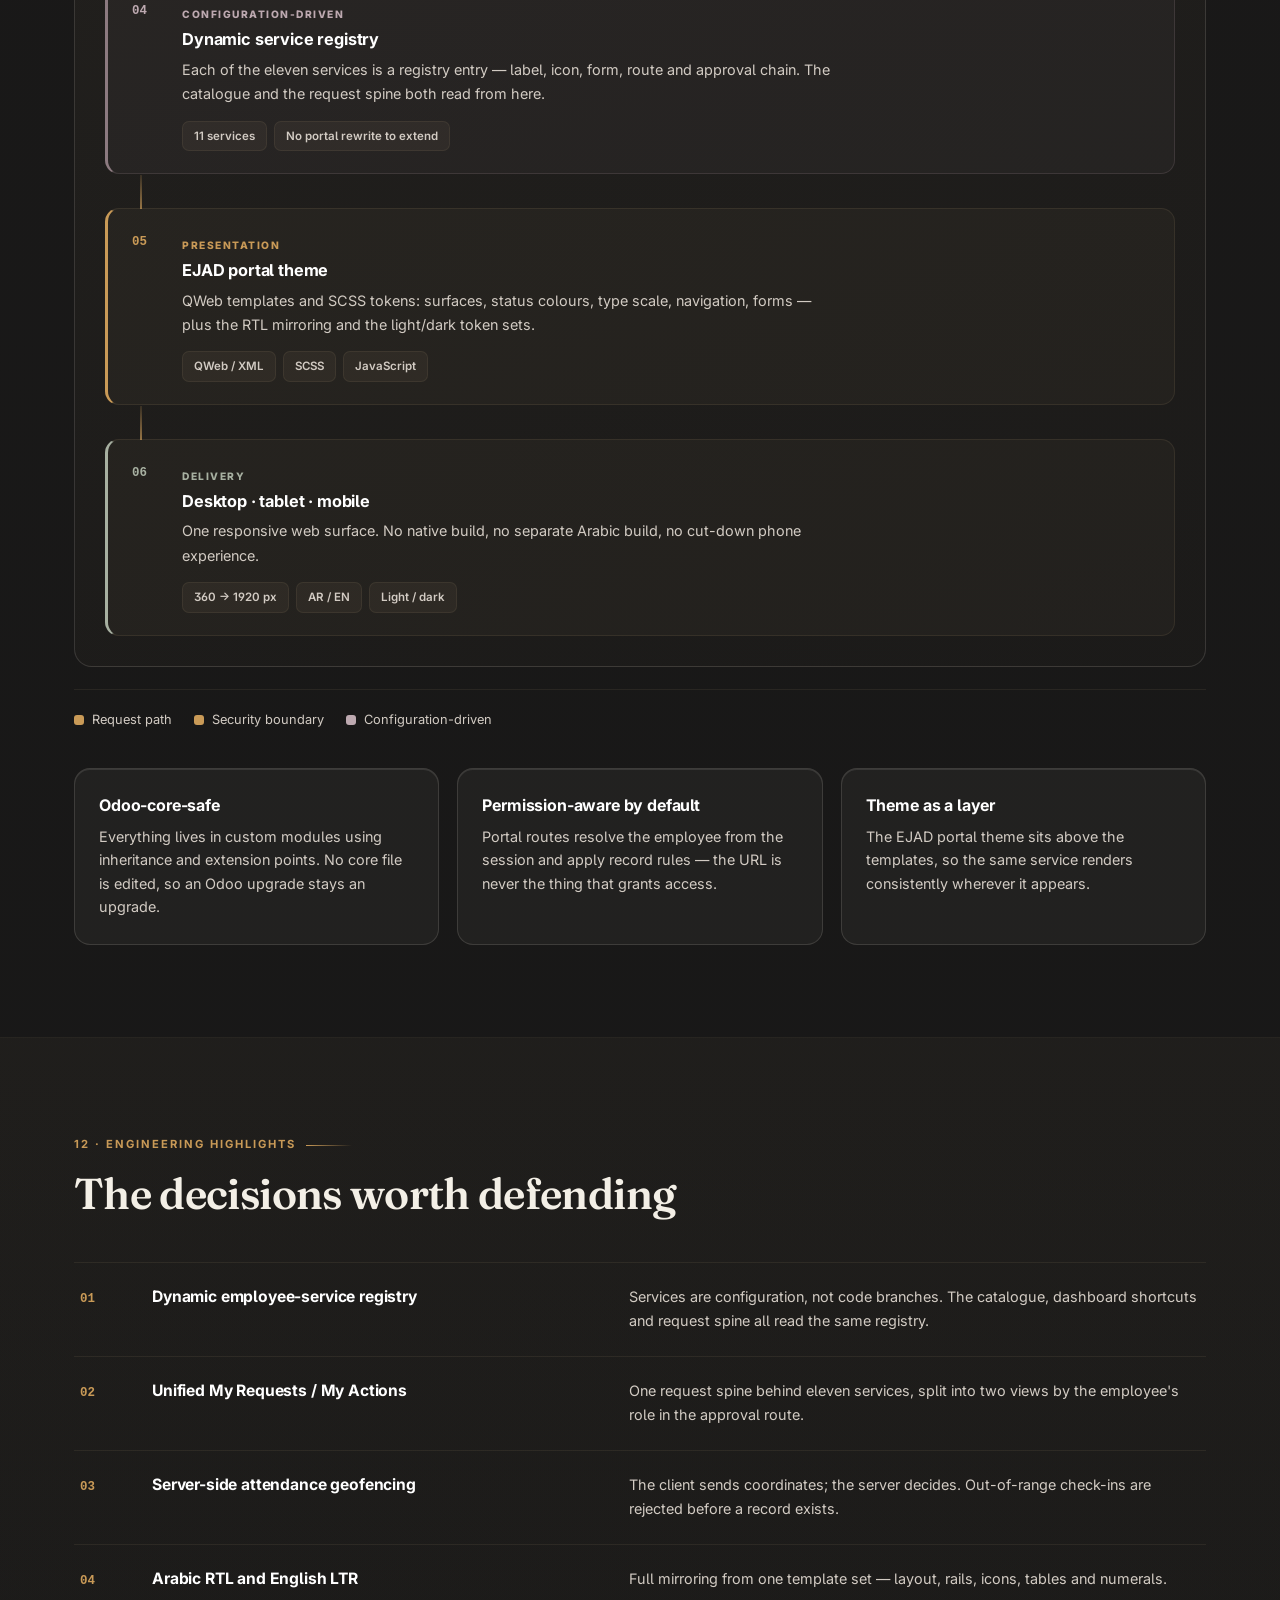
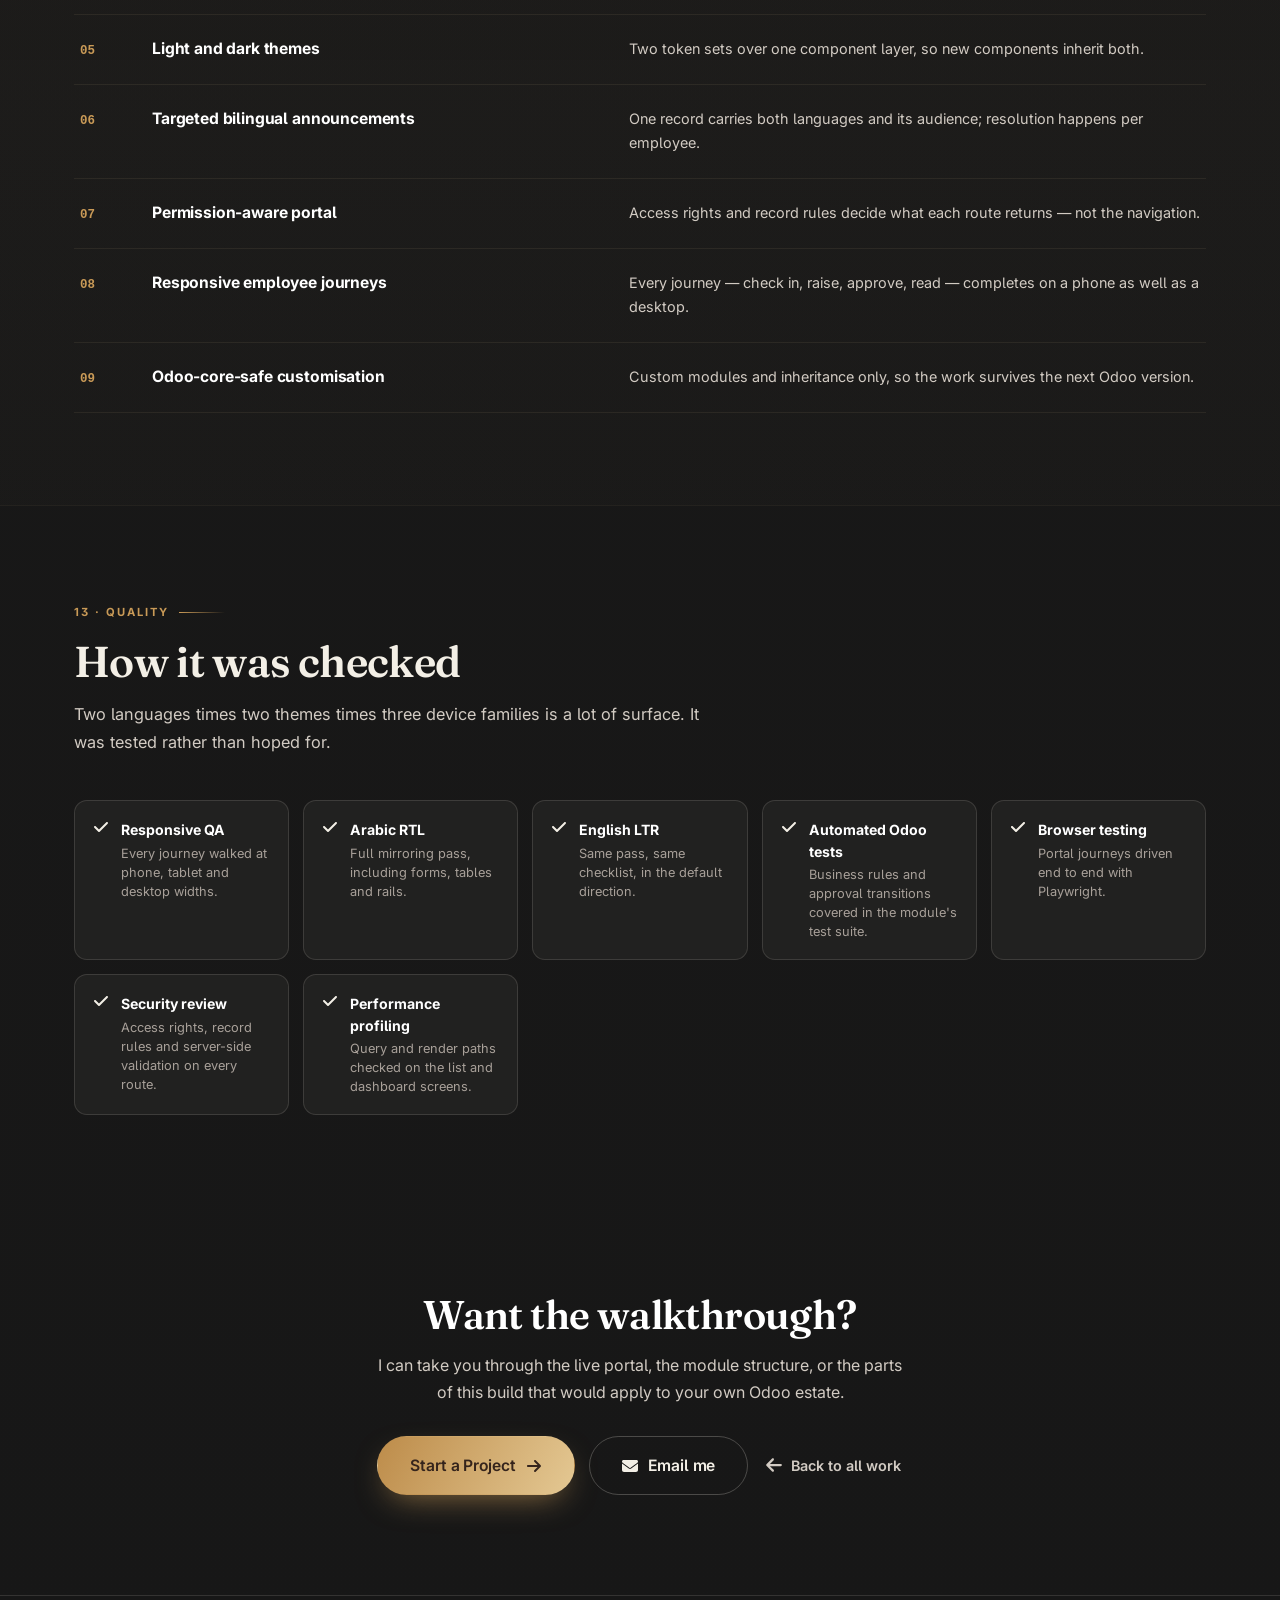
<file: projects/eghr.html>
<!DOCTYPE html>
<html lang="en">
<head>
  <meta charset="UTF-8" />
  <meta name="viewport" content="width=device-width, initial-scale=1.0" />
  <meta name="theme-color" content="#171717" />

  <title>EJAD EGHR — Enterprise Employee Portal | Case Study · Mohamed Gamal</title>
  <meta name="description" content="Case study: a portal-first employee self-service platform built on Odoo 18 — dynamic HR services, unified approvals, server-side geofenced attendance, Arabic/English, light/dark and responsive employee journeys." />
  <meta name="author" content="Mohamed Gamal" />
  <link rel="canonical" href="https://mohamedgamal-attia.github.io/mohamed_gamal_portfolio/projects/eghr.html" />

  <meta property="og:type" content="article" />
  <meta property="og:site_name" content="Mohamed Gamal — Odoo &amp; ERP Engineering" />
  <meta property="og:title" content="EJAD EGHR — Enterprise Employee Portal" />
  <meta property="og:description" content="A portal-first HR experience on Odoo 18: dynamic employee services, unified approvals, geofenced attendance, bilingual UX and responsive journeys." />
  <meta property="og:url" content="https://mohamedgamal-attia.github.io/mohamed_gamal_portfolio/projects/eghr.html" />
  <meta property="og:image" content="https://mohamedgamal-attia.github.io/mohamed_gamal_portfolio/assets/images/og/eghr-og.jpg" />
  <meta property="og:image:width" content="1200" />
  <meta property="og:image:height" content="630" />
  <meta name="twitter:card" content="summary_large_image" />
  <meta name="twitter:title" content="EJAD EGHR — Enterprise Employee Portal" />
  <meta name="twitter:description" content="Odoo 18 employee self-service portal — dynamic services, unified approvals, geofenced attendance, Arabic/English." />
  <meta name="twitter:image" content="https://mohamedgamal-attia.github.io/mohamed_gamal_portfolio/assets/images/og/eghr-og.jpg" />

  <link rel="icon" href="../assets/images/favicon.svg" type="image/svg+xml" />

  <!-- Icons are an inline sprite now, so the only remote stylesheet is the
       font CSS and it can load plainly — no preload/onload promotion dance. -->
  <link rel="preconnect" href="https://fonts.googleapis.com" />
  <link rel="preconnect" href="https://fonts.gstatic.com" crossorigin />
  <link rel="stylesheet"
        href="https://fonts.googleapis.com/css2?family=Fraunces:opsz,wght@9..144,600&family=Inter:wght@400;500;600;700&display=swap" />

  <!-- i18n loads blocking, ahead of the stylesheets, so direction and text are
       correct before the first paint. -->
  <script src="../assets/i18n/en.js?v=1ed674a8"></script>
  <script src="../assets/i18n/ar.js?v=1ed674a8"></script>
  <script src="../assets/i18n/eghr-en.js?v=1ed674a8"></script>
  <script src="../assets/i18n/eghr-ar.js?v=1ed674a8"></script>
  <script src="../assets/js/i18n.js?v=1ed674a8"></script>

  <link rel="stylesheet" href="../assets/css/variables.css?v=1ed674a8" />
  <link rel="stylesheet" href="../assets/css/motion.css?v=1ed674a8" />
  <link rel="stylesheet" href="../assets/css/base.css?v=1ed674a8" />
  <link rel="stylesheet" href="../assets/css/layout.css?v=1ed674a8" />
  <link rel="stylesheet" href="../assets/css/components.css?v=1ed674a8" />
  <link rel="stylesheet" href="../assets/css/sections.css?v=1ed674a8" />
  <link rel="stylesheet" href="../assets/css/responsive.css?v=1ed674a8" />
  <link rel="stylesheet" href="../assets/css/futuristic.css?v=1ed674a8" />
  <link rel="stylesheet" href="../assets/css/project-showcase.css?v=1ed674a8" />
  <link rel="stylesheet" href="../assets/css/rtl.css?v=1ed674a8" />
  <link rel="stylesheet" href="../assets/css/case-study.css?v=1ed674a8" />

  <script type="application/ld+json">
  {
    "@context": "https://schema.org",
    "@type": "CreativeWork",
    "name": "EJAD EGHR — Enterprise Employee Portal",
    "about": "Odoo 18 employee self-service portal",
    "creator": { "@type": "Person", "name": "Mohamed Gamal" },
    "url": "https://mohamedgamal-attia.github.io/mohamed_gamal_portfolio/projects/eghr.html",
    "keywords": "Odoo 18, Employee Portal, HR Self Service, QWeb, PostgreSQL, Arabic RTL"
  }
  </script>
  <noscript><style>
    .fade-up, .reveal, .reveal-left, .reveal-scale, .cs-reveal, .kin, .kin-word
      { opacity: 1 !important; transform: none !important; animation: none !important; }
  </style></noscript>
</head>

<body class="cs-page">

<!-- Icon sprite: Font Awesome 6.5.0 free SVG symbols, inlined.
     Shared convention with index.html; see assets/icons.svg. -->
<svg xmlns="http://www.w3.org/2000/svg" style="display:none" aria-hidden="true">
<symbol id="i-arrow-down" viewBox="0 0 384 512"><path d="M169.4 470.6c12.5 12.5 32.8 12.5 45.3 0l160-160c12.5-12.5 12.5-32.8 0-45.3s-32.8-12.5-45.3 0L224 370.8 224 64c0-17.7-14.3-32-32-32s-32 14.3-32 32l0 306.7L54.6 265.4c-12.5-12.5-32.8-12.5-45.3 0s-12.5 32.8 0 45.3l160 160z"/></symbol>
<symbol id="i-arrow-left" viewBox="0 0 448 512"><path d="M9.4 233.4c-12.5 12.5-12.5 32.8 0 45.3l160 160c12.5 12.5 32.8 12.5 45.3 0s12.5-32.8 0-45.3L109.2 288 416 288c17.7 0 32-14.3 32-32s-14.3-32-32-32l-306.7 0L214.6 118.6c12.5-12.5 12.5-32.8 0-45.3s-32.8-12.5-45.3 0l-160 160z"/></symbol>
<symbol id="i-arrow-right" viewBox="0 0 448 512"><path d="M438.6 278.6c12.5-12.5 12.5-32.8 0-45.3l-160-160c-12.5-12.5-32.8-12.5-45.3 0s-12.5 32.8 0 45.3L338.8 224 32 224c-17.7 0-32 14.3-32 32s14.3 32 32 32l306.7 0L233.4 393.4c-12.5 12.5-12.5 32.8 0 45.3s32.8 12.5 45.3 0l160-160z"/></symbol>
<symbol id="i-arrow-right-long" viewBox="0 0 512 512"><path d="M502.6 278.6c12.5-12.5 12.5-32.8 0-45.3l-128-128c-12.5-12.5-32.8-12.5-45.3 0s-12.5 32.8 0 45.3L402.7 224 32 224c-17.7 0-32 14.3-32 32s14.3 32 32 32l370.7 0-73.4 73.4c-12.5 12.5-12.5 32.8 0 45.3s32.8 12.5 45.3 0l128-128z"/></symbol>
<symbol id="i-arrow-up-right-from-square" viewBox="0 0 512 512"><path d="M320 0c-17.7 0-32 14.3-32 32s14.3 32 32 32h82.7L201.4 265.4c-12.5 12.5-12.5 32.8 0 45.3s32.8 12.5 45.3 0L448 109.3V192c0 17.7 14.3 32 32 32s32-14.3 32-32V32c0-17.7-14.3-32-32-32H320zM80 32C35.8 32 0 67.8 0 112V432c0 44.2 35.8 80 80 80H400c44.2 0 80-35.8 80-80V320c0-17.7-14.3-32-32-32s-32 14.3-32 32V432c0 8.8-7.2 16-16 16H80c-8.8 0-16-7.2-16-16V112c0-8.8 7.2-16 16-16H192c17.7 0 32-14.3 32-32s-14.3-32-32-32H80z"/></symbol>
<symbol id="i-briefcase" viewBox="0 0 512 512"><path d="M184 48H328c4.4 0 8 3.6 8 8V96H176V56c0-4.4 3.6-8 8-8zm-56 8V96H64C28.7 96 0 124.7 0 160v96H192 320 512V160c0-35.3-28.7-64-64-64H384V56c0-30.9-25.1-56-56-56H184c-30.9 0-56 25.1-56 56zM512 288H320v32c0 17.7-14.3 32-32 32H224c-17.7 0-32-14.3-32-32V288H0V416c0 35.3 28.7 64 64 64H448c35.3 0 64-28.7 64-64V288z"/></symbol>
<symbol id="i-check" viewBox="0 0 448 512"><path d="M438.6 105.4c12.5 12.5 12.5 32.8 0 45.3l-256 256c-12.5 12.5-32.8 12.5-45.3 0l-128-128c-12.5-12.5-12.5-32.8 0-45.3s32.8-12.5 45.3 0L160 338.7 393.4 105.4c12.5-12.5 32.8-12.5 45.3 0z"/></symbol>
<symbol id="i-chevron-left" viewBox="0 0 320 512"><path d="M9.4 233.4c-12.5 12.5-12.5 32.8 0 45.3l192 192c12.5 12.5 32.8 12.5 45.3 0s12.5-32.8 0-45.3L77.3 256 246.6 86.6c12.5-12.5 12.5-32.8 0-45.3s-32.8-12.5-45.3 0l-192 192z"/></symbol>
<symbol id="i-chevron-right" viewBox="0 0 320 512"><path d="M310.6 233.4c12.5 12.5 12.5 32.8 0 45.3l-192 192c-12.5 12.5-32.8 12.5-45.3 0s-12.5-32.8 0-45.3L242.7 256 73.4 86.6c-12.5-12.5-12.5-32.8 0-45.3s32.8-12.5 45.3 0l192 192z"/></symbol>
<symbol id="i-chevron-up" viewBox="0 0 512 512"><path d="M233.4 105.4c12.5-12.5 32.8-12.5 45.3 0l192 192c12.5 12.5 12.5 32.8 0 45.3s-32.8 12.5-45.3 0L256 173.3 86.6 342.6c-12.5 12.5-32.8 12.5-45.3 0s-12.5-32.8 0-45.3l192-192z"/></symbol>
<symbol id="i-circle-info" viewBox="0 0 512 512"><path d="M256 512A256 256 0 1 0 256 0a256 256 0 1 0 0 512zM216 336h24V272H216c-13.3 0-24-10.7-24-24s10.7-24 24-24h48c13.3 0 24 10.7 24 24v88h8c13.3 0 24 10.7 24 24s-10.7 24-24 24H216c-13.3 0-24-10.7-24-24s10.7-24 24-24zm40-208a32 32 0 1 1 0 64 32 32 0 1 1 0-64z"/></symbol>
<symbol id="i-envelope" viewBox="0 0 512 512"><path d="M48 64C21.5 64 0 85.5 0 112c0 15.1 7.1 29.3 19.2 38.4L236.8 313.6c11.4 8.5 27 8.5 38.4 0L492.8 150.4c12.1-9.1 19.2-23.3 19.2-38.4c0-26.5-21.5-48-48-48H48zM0 176V384c0 35.3 28.7 64 64 64H448c35.3 0 64-28.7 64-64V176L294.4 339.2c-22.8 17.1-54 17.1-76.8 0L0 176z"/></symbol>
<symbol id="i-expand" viewBox="0 0 448 512"><path d="M32 32C14.3 32 0 46.3 0 64v96c0 17.7 14.3 32 32 32s32-14.3 32-32V96h64c17.7 0 32-14.3 32-32s-14.3-32-32-32H32zM64 352c0-17.7-14.3-32-32-32s-32 14.3-32 32v96c0 17.7 14.3 32 32 32h96c17.7 0 32-14.3 32-32s-14.3-32-32-32H64V352zM320 32c-17.7 0-32 14.3-32 32s14.3 32 32 32h64v64c0 17.7 14.3 32 32 32s32-14.3 32-32V64c0-17.7-14.3-32-32-32H320zM448 352c0-17.7-14.3-32-32-32s-32 14.3-32 32v64H320c-17.7 0-32 14.3-32 32s14.3 32 32 32h96c17.7 0 32-14.3 32-32V352z"/></symbol>
<symbol id="i-file-arrow-down" viewBox="0 0 384 512"><path d="M64 0C28.7 0 0 28.7 0 64V448c0 35.3 28.7 64 64 64H320c35.3 0 64-28.7 64-64V160H256c-17.7 0-32-14.3-32-32V0H64zM256 0V128H384L256 0zM216 232V334.1l31-31c9.4-9.4 24.6-9.4 33.9 0s9.4 24.6 0 33.9l-72 72c-9.4 9.4-24.6 9.4-33.9 0l-72-72c-9.4-9.4-9.4-24.6 0-33.9s24.6-9.4 33.9 0l31 31V232c0-13.3 10.7-24 24-24s24 10.7 24 24z"/></symbol>
<symbol id="i-github" viewBox="0 0 496 512"><path d="M165.9 397.4c0 2-2.3 3.6-5.2 3.6-3.3.3-5.6-1.3-5.6-3.6 0-2 2.3-3.6 5.2-3.6 3-.3 5.6 1.3 5.6 3.6zm-31.1-4.5c-.7 2 1.3 4.3 4.3 4.9 2.6 1 5.6 0 6.2-2s-1.3-4.3-4.3-5.2c-2.6-.7-5.5.3-6.2 2.3zm44.2-1.7c-2.9.7-4.9 2.6-4.6 4.9.3 2 2.9 3.3 5.9 2.6 2.9-.7 4.9-2.6 4.6-4.6-.3-1.9-3-3.2-5.9-2.9zM244.8 8C106.1 8 0 113.3 0 252c0 110.9 69.8 205.8 169.5 239.2 12.8 2.3 17.3-5.6 17.3-12.1 0-6.2-.3-40.4-.3-61.4 0 0-70 15-84.7-29.8 0 0-11.4-29.1-27.8-36.6 0 0-22.9-15.7 1.6-15.4 0 0 24.9 2 38.6 25.8 21.9 38.6 58.6 27.5 72.9 20.9 2.3-16 8.8-27.1 16-33.7-55.9-6.2-112.3-14.3-112.3-110.5 0-27.5 7.6-41.3 23.6-58.9-2.6-6.5-11.1-33.3 2.6-67.9 20.9-6.5 69 27 69 27 20-5.6 41.5-8.5 62.8-8.5s42.8 2.9 62.8 8.5c0 0 48.1-33.6 69-27 13.7 34.7 5.2 61.4 2.6 67.9 16 17.7 25.8 31.5 25.8 58.9 0 96.5-58.9 104.2-114.8 110.5 9.2 7.9 17 22.9 17 46.4 0 33.7-.3 75.4-.3 83.6 0 6.5 4.6 14.4 17.3 12.1C428.2 457.8 496 362.9 496 252 496 113.3 383.5 8 244.8 8zM97.2 352.9c-1.3 1-1 3.3.7 5.2 1.6 1.6 3.9 2.3 5.2 1 1.3-1 1-3.3-.7-5.2-1.6-1.6-3.9-2.3-5.2-1zm-10.8-8.1c-.7 1.3.3 2.9 2.3 3.9 1.6 1 3.6.7 4.3-.7.7-1.3-.3-2.9-2.3-3.9-2-.6-3.6-.3-4.3.7zm32.4 35.6c-1.6 1.3-1 4.3 1.3 6.2 2.3 2.3 5.2 2.6 6.5 1 1.3-1.3.7-4.3-1.3-6.2-2.2-2.3-5.2-2.6-6.5-1zm-11.4-14.7c-1.6 1-1.6 3.6 0 5.9 1.6 2.3 4.3 3.3 5.6 2.3 1.6-1.3 1.6-3.9 0-6.2-1.4-2.3-4-3.3-5.6-2z"/></symbol>
<symbol id="i-images" viewBox="0 0 576 512"><path d="M160 32c-35.3 0-64 28.7-64 64V320c0 35.3 28.7 64 64 64H512c35.3 0 64-28.7 64-64V96c0-35.3-28.7-64-64-64H160zM396 138.7l96 144c4.9 7.4 5.4 16.8 1.2 24.6S480.9 320 472 320H328 280 200c-9.2 0-17.6-5.3-21.6-13.6s-2.9-18.2 2.9-25.4l64-80c4.6-5.7 11.4-9 18.7-9s14.2 3.3 18.7 9l17.3 21.6 56-84C360.5 132 368 128 376 128s15.5 4 20 10.7zM192 128a32 32 0 1 1 64 0 32 32 0 1 1 -64 0zM48 120c0-13.3-10.7-24-24-24S0 106.7 0 120V344c0 75.1 60.9 136 136 136H456c13.3 0 24-10.7 24-24s-10.7-24-24-24H136c-48.6 0-88-39.4-88-88V120z"/></symbol>
<symbol id="i-linkedin-in" viewBox="0 0 448 512"><path d="M100.28 448H7.4V148.9h92.88zM53.79 108.1C24.09 108.1 0 83.5 0 53.8a53.79 53.79 0 0 1 107.58 0c0 29.7-24.1 54.3-53.79 54.3zM447.9 448h-92.68V302.4c0-34.7-.7-79.2-48.29-79.2-48.29 0-55.69 37.7-55.69 76.7V448h-92.78V148.9h89.08v40.8h1.3c12.4-23.5 42.69-48.3 87.88-48.3 94 0 111.28 61.9 111.28 142.3V448z"/></symbol>
<symbol id="i-location-dot" viewBox="0 0 384 512"><path d="M215.7 499.2C267 435 384 279.4 384 192C384 86 298 0 192 0S0 86 0 192c0 87.4 117 243 168.3 307.2c12.3 15.3 35.1 15.3 47.4 0zM192 128a64 64 0 1 1 0 128 64 64 0 1 1 0-128z"/></symbol>
<symbol id="i-phone" viewBox="0 0 512 512"><path d="M164.9 24.6c-7.7-18.6-28-28.5-47.4-23.2l-88 24C12.1 30.2 0 46 0 64C0 311.4 200.6 512 448 512c18 0 33.8-12.1 38.6-29.5l24-88c5.3-19.4-4.6-39.7-23.2-47.4l-96-40c-16.3-6.8-35.2-2.1-46.3 11.6L304.7 368C234.3 334.7 177.3 277.7 144 207.3L193.3 167c13.7-11.2 18.4-30 11.6-46.3l-40-96z"/></symbol>
<symbol id="i-user-tie" viewBox="0 0 448 512"><path d="M96 128a128 128 0 1 0 256 0A128 128 0 1 0 96 128zm94.5 200.2l18.6 31L175.8 483.1l-36-146.9c-2-8.1-9.8-13.4-17.9-11.3C51.9 342.4 0 405.8 0 481.3c0 17 13.8 30.7 30.7 30.7H162.5c0 0 0 0 .1 0H168 280h5.5c0 0 0 0 .1 0H417.3c17 0 30.7-13.8 30.7-30.7c0-75.5-51.9-138.9-121.9-156.4c-8.1-2-15.9 3.3-17.9 11.3l-36 146.9L238.9 359.2l18.6-31c6.4-10.7-1.3-24.2-13.7-24.2H224 204.3c-12.4 0-20.1 13.6-13.7 24.2z"/></symbol>
<symbol id="i-whatsapp" viewBox="0 0 448 512"><path d="M380.9 97.1C339 55.1 283.2 32 223.9 32c-122.4 0-222 99.6-222 222 0 39.1 10.2 77.3 29.6 111L0 480l117.7-30.9c32.4 17.7 68.9 27 106.1 27h.1c122.3 0 224.1-99.6 224.1-222 0-59.3-25.2-115-67.1-157zm-157 341.6c-33.2 0-65.7-8.9-94-25.7l-6.7-4-69.8 18.3L72 359.2l-4.4-7c-18.5-29.4-28.2-63.3-28.2-98.2 0-101.7 82.8-184.5 184.6-184.5 49.3 0 95.6 19.2 130.4 54.1 34.8 34.9 56.2 81.2 56.1 130.5 0 101.8-84.9 184.6-186.6 184.6zm101.2-138.2c-5.5-2.8-32.8-16.2-37.9-18-5.1-1.9-8.8-2.8-12.5 2.8-3.7 5.6-14.3 18-17.6 21.8-3.2 3.7-6.5 4.2-12 1.4-32.6-16.3-54-29.1-75.5-66-5.7-9.8 5.7-9.1 16.3-30.3 1.8-3.7.9-6.9-.5-9.7-1.4-2.8-12.5-30.1-17.1-41.2-4.5-10.8-9.1-9.3-12.5-9.5-3.2-.2-6.9-.2-10.6-.2-3.7 0-9.7 1.4-14.8 6.9-5.1 5.6-19.4 19-19.4 46.3 0 27.3 19.9 53.7 22.6 57.4 2.8 3.7 39.1 59.7 94.8 83.8 35.2 15.2 49 16.5 66.6 13.9 10.7-1.6 32.8-13.4 37.4-26.4 4.6-13 4.6-24.1 3.2-26.4-1.3-2.5-5-3.9-10.5-6.6z"/></symbol>
<symbol id="i-xmark" viewBox="0 0 384 512"><path d="M342.6 150.6c12.5-12.5 12.5-32.8 0-45.3s-32.8-12.5-45.3 0L192 210.7 86.6 105.4c-12.5-12.5-32.8-12.5-45.3 0s-12.5 32.8 0 45.3L146.7 256 41.4 361.4c-12.5 12.5-12.5 32.8 0 45.3s32.8 12.5 45.3 0L192 301.3 297.4 406.6c12.5 12.5 32.8 12.5 45.3 0s12.5-32.8 0-45.3L237.3 256 342.6 150.6z"/></symbol>
</svg>
<a class="skip-link" href="#overview" data-i18n="cs.b276">Skip to content</a>

<!-- ════════════════ NAV ════════════════ -->
<nav class="cs-nav" aria-label="Case study navigation">
  <div class="cs-nav-inner">
    <a href="../index.html#work" class="cs-back">
      <svg class="ic ic-md" width="16" height="16" aria-hidden="true"><use href="#i-arrow-left"/></svg> <span data-i18n="cs.b277">Portfolio</span></a>
    <div class="cs-nav-title"><span data-i18n="cs.b324">EJAD EGHR</span> <span data-i18n="cs.b1">· Employee Portal</span></div>
    <div class="lang-switch cs-lang" role="group" aria-label="Language" data-i18n-attr="aria-label:a11y.langGroup">
      <button type="button" data-lang-btn="en" lang="en" aria-label="Switch to English" data-i18n-attr="aria-label:a11y.switchEn"><span data-i18n="cs.b318">English</span></button>
      <button type="button" data-lang-btn="ar" lang="ar" aria-label="التبديل إلى العربية" data-i18n-attr="aria-label:a11y.switchAr">العربية</button>
    </div>
    <nav class="cs-secnav" aria-label="Sections">
      <a href="#challenge"     data-sec-link data-i18n="cs.b278">Problem</a>
      <a href="#role"          data-sec-link data-i18n="cs.b279">Role</a>
      <a href="#dashboard"     data-sec-link data-i18n="cs.b280">Dashboard</a>
      <a href="#requests"      data-sec-link data-i18n="cs.b281">Requests</a>
      <a href="#attendance"    data-sec-link data-i18n="cs.b282">Attendance</a>
      <a href="#services"      data-sec-link data-i18n="cs.b283">Services</a>
      <a href="#localization"  data-sec-link data-i18n="cs.b284">AR / EN</a>
      <a href="#architecture"  data-sec-link data-i18n="cs.b285">Architecture</a>
    </nav>
    <div class="cs-nav-spacer"></div>
    <a href="../request.html" class="btn btn-primary btn-sm" data-i18n="cs.b286">
      Start a Project
    </a>
  </div>
  <div id="cs-progress" aria-hidden="true"></div>
</nav>


<!-- ════════════════ HERO ════════════════ -->
<header class="cs-hero" id="overview">
  <div class="cs-wrap">
    <div class="cs-hero-grid">

      <div>
        <span class="cs-kicker" data-i18n="cs.b2">Case study · 2026</span>
        <h1><span data-i18n="cs.b325">EJAD EGHR</span><em data-i18n="cs.b3">Enterprise Employee&nbsp;Portal</em></h1>
        <p class="cs-hero-sub" data-i18n="cs.b4">A portal-first HR experience built on Odoo&nbsp;18.</p>
        <p class="cs-hero-lead" data-i18n="cs.b5">
          Employees get one branded place to check in, raise any HR request, follow its
          approval, and read what HR published — in Arabic or English, light or dark, on a
          phone or a desktop. The Odoo back office stays where it belongs: behind the portal.
        </p>

        <div class="cs-chips">
          <span class="cs-chip is-key" data-i18n="cs.b6">Odoo 18</span>
          <span class="cs-chip" data-i18n="cs.b7">Python</span>
          <span class="cs-chip" data-i18n="cs.b8">QWeb / XML</span>
          <span class="cs-chip" data-i18n="cs.b9">JavaScript</span>
          <span class="cs-chip" data-i18n="cs.b10">SCSS / CSS</span>
          <span class="cs-chip" data-i18n="cs.b11">PostgreSQL</span>
          <span class="cs-chip" data-i18n="cs.b12">Playwright</span>
          <span class="cs-chip" data-i18n="cs.b13">Git</span>
        </div>

        <div class="cs-meta">
          <div class="cs-meta-item">
            <div class="cs-meta-k" data-i18n="cs.b14">My role</div>
            <div class="cs-meta-v" data-i18n="cs.b15">End-to-end delivery</div>
          </div>
          <div class="cs-meta-item">
            <div class="cs-meta-k" data-i18n="cs.b16">Surface</div>
            <div class="cs-meta-v" data-i18n="cs.b17">Responsive web</div>
          </div>
          <div class="cs-meta-item">
            <div class="cs-meta-k" data-i18n="cs.b18">Languages</div>
            <div class="cs-meta-v" data-i18n="cs.b19">Arabic · English</div>
          </div>
          <div class="cs-meta-item">
            <div class="cs-meta-k" data-i18n="cs.b20">Themes</div>
            <div class="cs-meta-v" data-i18n="cs.b21">Light · Dark</div>
          </div>
        </div>
      </div>

      <div class="cs-stage tilt-stage">
        <div class="frame tilt-3d-media">
          <img src="../assets/images/projects/eghr/dashboard-desktop-en-dark.svg"
               alt="EGHR employee dashboard: today's attendance, official working hours, annual leave balance, open requests, employee services, announcements and recent attendance."
               width="1440" height="900" fetchpriority="high" decoding="async" />
        </div>
        <div class="frame-phone stage-phone lift">
          <img src="../assets/images/projects/eghr/dashboard-mobile-ar.svg"
               alt="EGHR dashboard on a phone, in Arabic with a right-to-left layout."
               width="420" height="880" loading="lazy" decoding="async" />
        </div>
      </div>

    </div>
  </div>
</header>


<!-- ════════════════ FACT STRIP ════════════════ -->
<section class="cs-section cs-sheet" style="padding:48px 0" aria-label="Project at a glance">
  <div class="cs-wrap">
    <div class="fact-strip cs-reveal">
      <div class="fact">
        <div class="fact-k" data-i18n="cs.b22">Platform</div>
        <div class="fact-v" data-i18n="cs.b23">Odoo 18 · portal controllers</div>
      </div>
      <div class="fact">
        <div class="fact-k" data-i18n="cs.b24">Services</div>
        <div class="fact-v" data-i18n="cs.b25">11 employee request flows</div>
      </div>
      <div class="fact">
        <div class="fact-k" data-i18n="cs.b26">Attendance</div>
        <div class="fact-v" data-i18n="cs.b27">Server-validated geofence</div>
      </div>
      <div class="fact">
        <div class="fact-k" data-i18n="cs.b28">Reach</div>
        <div class="fact-v" data-i18n="cs.b29">AR / EN · light / dark · responsive</div>
      </div>
    </div>
  </div>
</section>


<!-- ════════════════ CHALLENGE ════════════════ -->
<section class="cs-section" id="challenge">
  <div class="cs-wrap">
    <div class="split">
      <div class="cs-reveal">
        <div class="cs-head">
          <div class="cs-num" data-i18n="cs.b30">01 · The problem</div>
          <h2 data-i18n="cs.b31">HR software people actually open</h2>
          <p data-i18n="cs.b32">
            The HR data already lived in Odoo. The problem was the front door:
            asking every employee to learn an ERP back office to book three days off
            is how a rollout dies.
          </p>
        </div>

        <div class="bullets">
          <div class="bullet">
            <span class="bullet-mark" aria-hidden="true">01</span>
            <p><b data-i18n="cs.b33">Portal-first, back office hidden.</b> <span data-i18n="cs.b295">Employees never see an Odoo menu,
              a technical model name or an internal view. They see one branded portal.</span></p>
          </div>
          <div class="bullet">
            <span class="bullet-mark" aria-hidden="true">02</span>
            <p><b data-i18n="cs.b34">One coherent set of HR services.</b> <span data-i18n="cs.b296">Time off, advances, loans, tickets,
              visas, trips, custody and the rest had to feel like one product, not eleven forms.</span></p>
          </div>
          <div class="bullet">
            <span class="bullet-mark" aria-hidden="true">03</span>
            <p><b data-i18n="cs.b35">Approvals employees can follow.</b> <span data-i18n="cs.b297">A request is only useful if the person
              who raised it can see where it is and who has it.</span></p>
          </div>
          <div class="bullet">
            <span class="bullet-mark" aria-hidden="true">04</span>
            <p><b data-i18n="cs.b36">Attendance that cannot be faked.</b> <span data-i18n="cs.b298">Check-in is tied to the office location
              and validated on the server, not in the browser.</span></p>
          </div>
          <div class="bullet">
            <span class="bullet-mark" aria-hidden="true">05</span>
            <p><b data-i18n="cs.b37">Arabic and English, phone and desktop.</b> <span data-i18n="cs.b299">Both languages are first-class,
              and the same journeys work at 360&nbsp;px and 1920&nbsp;px.</span></p>
          </div>
          <div class="bullet">
            <span class="bullet-mark" aria-hidden="true">06</span>
            <p><b data-i18n="cs.b38">Extensible without a rewrite.</b> <span data-i18n="cs.b300">HR adds a service; the portal picks it up.</span></p>
          </div>
        </div>
      </div>

      <div class="cs-reveal d1 tilt-stage">
        <div class="frame tilt-3d-media">
          <img src="../assets/images/projects/eghr/services-desktop-ar-light.svg"
               alt="EGHR services catalogue in Arabic with a right-to-left layout and a light theme, showing eleven employee services as cards."
               width="1440" height="900" loading="lazy" decoding="async" />
        </div>
      </div>
    </div>
  </div>
</section>


<!-- ════════════════ ROLE ════════════════ -->
<section class="cs-section cs-sheet" id="role">
  <div class="cs-wrap">
    <div class="cs-head cs-reveal">
      <div class="cs-num" data-i18n="cs.b39">02 · My role</div>
      <h2 data-i18n="cs.b40">Requirements through deployment</h2>
      <p data-i18n="cs.b41">
        I owned this one end to end — the conversations with HR, the Odoo models and
        controllers behind it, the portal itself, and the testing that kept it honest.
      </p>
    </div>

    <div class="card-grid">
      <article class="cs-card cs-reveal">
        <span class="cs-card-num">01</span>
        <h3 data-i18n="cs.b42">Business analysis</h3>
        <p data-i18n="cs.b43">Mapped each HR service to a request flow, an approval route and an owner before
          any model was written.</p>
      </article>
      <article class="cs-card cs-reveal d1">
        <span class="cs-card-num">02</span>
        <h3 data-i18n="cs.b44">Odoo backend development</h3>
        <p data-i18n="cs.b45">Models, inheritance, compute and constraint logic, approval state machines and
          scheduled actions — on Odoo 18, without patching core.</p>
      </article>
      <article class="cs-card cs-reveal d2">
        <span class="cs-card-num">03</span>
        <h3 data-i18n="cs.b46">Portal architecture</h3>
        <p data-i18n="cs.b47">Portal controllers, routing, the dynamic service registry and the record rules
          that decide what each employee may open.</p>
      </article>
      <article class="cs-card cs-reveal">
        <span class="cs-card-num">04</span>
        <h3 data-i18n="cs.b48">UI/UX implementation</h3>
        <p data-i18n="cs.b49">Translated the approved EJAD design direction into QWeb templates, SCSS tokens
          and reusable portal components.</p>
      </article>
      <article class="cs-card cs-reveal d1">
        <span class="cs-card-num">05</span>
        <h3 data-i18n="cs.b50">Responsive frontend</h3>
        <p data-i18n="cs.b51">One markup set, one stylesheet, three breakpoint families — plus full RTL
          mirroring rather than a separate Arabic build.</p>
      </article>
      <article class="cs-card cs-reveal d2">
        <span class="cs-card-num">06</span>
        <h3 data-i18n="cs.b52">Security</h3>
        <p data-i18n="cs.b53">Access rights, record rules and server-side validation on every portal route —
          nothing is trusted because it came from the client.</p>
      </article>
      <article class="cs-card cs-reveal">
        <span class="cs-card-num">07</span>
        <h3 data-i18n="cs.b54">Testing &amp; QA</h3>
        <p data-i18n="cs.b55">Automated Odoo tests for the business rules, Playwright runs for the portal
          journeys, and a responsive pass in both languages.</p>
      </article>
      <article class="cs-card cs-reveal d1">
        <span class="cs-card-num">08</span>
        <h3 data-i18n="cs.b56">Deployment support</h3>
        <p data-i18n="cs.b57">Module packaging, environment configuration and the fixes that only show up once
          real users arrive.</p>
      </article>
    </div>
  </div>
</section>


<!-- ════════════════ DESIGN SYSTEM ════════════════ -->
<section class="cs-section" id="system">
  <div class="cs-wrap">
    <div class="cs-head cs-reveal">
      <div class="cs-num" data-i18n="cs.b58">03 · Design system</div>
      <h2 data-i18n="cs.b59">The rules the portal is built from</h2>
      <p data-i18n="cs.b60">
        Eleven services, two languages and two themes only stay coherent if the surface
        decisions are made once. These are the ones that mattered.
      </p>
    </div>

    <div class="ds-grid">
      <div class="ds-tile cs-reveal">
        <div class="ds-swatch" aria-hidden="true">
          <span style="background:var(--bg-deep)"></span><span style="background:var(--surface-dark-2)"></span>
          <span style="background:var(--surface-dark-3)"></span><span style="background:var(--border-on-dark-2)"></span>
        </div>
        <div class="ds-body">
          <h4 data-i18n="cs.b61">Surface &amp; elevation</h4>
          <p data-i18n="cs.b62">Four surface levels — canvas, panel, raised panel, divider — so a card never
            invents its own background.</p>
        </div>
      </div>

      <div class="ds-tile cs-reveal d1">
        <div class="ds-swatch" aria-hidden="true">
          <span style="background:var(--success)"></span><span style="background:var(--accent-primary)"></span>
          <span style="background:var(--danger)"></span><span style="background:var(--accent-deep)"></span>
        </div>
        <div class="ds-body">
          <h4 data-i18n="cs.b63">Status semantics</h4>
          <p data-i18n="cs.b64">Approved, pending, rejected, in review. One colour per meaning, applied the same
            way on a pill, a timeline node and a row.</p>
        </div>
      </div>

      <div class="ds-tile cs-reveal d2">
        <div class="ds-type">
          <div class="t1" data-i18n="cs.b65">Dashboard</div>
          <div class="t2" data-i18n="cs.b66">Section heading</div>
          <div class="t3" data-i18n="cs.b67">Body &amp; field labels</div>
          <div class="t4">لوحة المعلومات · عربي</div>
        </div>
        <div class="ds-body" style="border-top:1px solid rgba(255,255,255,.08)">
          <h4 data-i18n="cs.b68">Type scale</h4>
          <p data-i18n="cs.b69">A four-step scale that holds in both scripts — Arabic is set at its own size,
            not the Latin size reused.</p>
        </div>
      </div>

      <div class="ds-tile cs-reveal">
        <div class="ds-body" style="padding-top:22px">
          <h4 data-i18n="cs.b70">Navigation</h4>
          <p data-i18n="cs.b71">A persistent service rail on desktop, a bottom tab bar on phones, and the same
            seven destinations in both — mirrored for Arabic.</p>
        </div>
      </div>

      <div class="ds-tile cs-reveal d1">
        <div class="ds-body" style="padding-top:22px">
          <h4 data-i18n="cs.b72">Forms</h4>
          <p data-i18n="cs.b73">Label above field, full-width on phones, two columns from tablet up. Validation
            messages sit with the field, never in an alert box.</p>
        </div>
      </div>

      <div class="ds-tile cs-reveal d2">
        <div class="ds-body" style="padding-top:22px">
          <h4 data-i18n="cs.b74">Arabic RTL</h4>
          <p data-i18n="cs.b75">Layout, icon direction, progress rails and table alignment all mirror. Numerals
            and dates follow the active locale.</p>
        </div>
      </div>
    </div>
  </div>
</section>


<!-- ════════════════ DASHBOARD ════════════════ -->
<section class="cs-section cs-sheet" id="dashboard">
  <div class="cs-wrap">
    <div class="cs-head cs-reveal">
      <div class="cs-num" data-i18n="cs.b76">04 · Dashboard</div>
      <h2 data-i18n="cs.b77">The whole working day on one screen</h2>
      <p data-i18n="cs.b78">
        The landing screen answers the four questions an employee actually opens the portal
        with: am I checked in, how much leave do I have, where are my requests, and what did
        HR just publish.
      </p>
    </div>

    <div class="split flip" style="align-items:start">
      <div class="cs-reveal d1">
        <div class="bullets" style="margin-top:0">
          <div class="bullet"><span class="bullet-mark" aria-hidden="true">·</span>
            <p><b data-i18n="cs.b79">Today &amp; attendance.</b> <span data-i18n="cs.b301">Check-in state, time, and the check-out action in
              the same tile.</span></p></div>
          <div class="bullet"><span class="bullet-mark" aria-hidden="true">·</span>
            <p><b data-i18n="cs.b80">Official working hours.</b> <span data-i18n="cs.b302">Read from the employee's contract calendar, not
              hard-coded.</span></p></div>
          <div class="bullet"><span class="bullet-mark" aria-hidden="true">·</span>
            <p><b data-i18n="cs.b81">Annual leave balance.</b> <span data-i18n="cs.b303">The same figure the approval flow validates against.</span></p></div>
          <div class="bullet"><span class="bullet-mark" aria-hidden="true">·</span>
            <p><b data-i18n="cs.b82">Open requests.</b> <span data-i18n="cs.b304">A live count that links straight into My Requests.</span></p></div>
          <div class="bullet"><span class="bullet-mark" aria-hidden="true">·</span>
            <p><b data-i18n="cs.b83">Services.</b> <span data-i18n="cs.b305">The most-used entries from the registry, promoted onto the dashboard.</span></p></div>
          <div class="bullet"><span class="bullet-mark" aria-hidden="true">·</span>
            <p><b data-i18n="cs.b84">Announcements.</b> <span data-i18n="cs.b306">Only the ones targeted at this employee.</span></p></div>
          <div class="bullet"><span class="bullet-mark" aria-hidden="true">·</span>
            <p><b data-i18n="cs.b85">Recent attendance.</b> <span data-i18n="cs.b307">The last working days with their present/late state.</span></p></div>
        </div>
      </div>

      <div class="cs-reveal tilt-stage media-stack">
        <figure>
          <div class="frame tilt-3d-media">
            <span class="schematic-tag" data-i18n="cs.b86">Interface schematic</span>
            <img src="../assets/images/projects/eghr/dashboard-desktop-en-dark.svg"
                 alt="EGHR dashboard in English: four summary tiles, an employee services grid, an announcements panel, recent attendance and a my-requests list."
                 width="1440" height="900" loading="lazy" decoding="async" />
          </div>
          <figcaption class="state-cap" style="max-width:66%">
            <b data-i18n="cs.b87">Dashboard · English, dark</b><span data-i18n="cs.b326">Summary tiles, promoted services, targeted announcements and the last working days.</span></figcaption>
        </figure>
        <div class="frame-phone lift">
          <img src="../assets/images/projects/eghr/dashboard-mobile-en.svg"
               alt="The same EGHR dashboard on a phone, stacked into a single column with a bottom tab bar."
               width="420" height="880" loading="lazy" decoding="async" />
        </div>
      </div>
    </div>
  </div>
</section>


<!-- ════════════════ REQUEST CENTER ════════════════ -->
<section class="cs-section" id="requests">
  <div class="cs-wrap">
    <div class="cs-head cs-reveal">
      <div class="cs-num" data-i18n="cs.b88">05 · Request centre</div>
      <h2 data-i18n="cs.b89">One inbox for raising, one for deciding</h2>
      <p><span data-i18n="cs.b327">Every service writes into the same request spine, so an employee has exactly two
        places to look:</span> <b data-i18n="cs.b90">My Requests</b> <span data-i18n="cs.b328">for what they raised, and</span> <b data-i18n="cs.b91">My Actions</b> <span data-i18n="cs.b308">for
        what is waiting on them. What appears in either is decided by record rules, not by
        the menu.</span></p>
    </div>

    <div class="card-grid" style="margin-bottom:34px">
      <article class="cs-card cs-reveal">
        <h3 data-i18n="cs.b92">My Requests</h3>
        <p data-i18n="cs.b93">Every request the employee raised, across all eleven services, with its current
          stage and the service it came from.</p>
      </article>
      <article class="cs-card cs-reveal d1">
        <h3 data-i18n="cs.b94">My Actions</h3>
        <p data-i18n="cs.b95">Requests waiting on this person because of their role in the approval route —
          line manager, HR, or a delegate.</p>
      </article>
      <article class="cs-card cs-reveal d2">
        <h3 data-i18n="cs.b96">Request detail</h3>
        <p data-i18n="cs.b97">The submitted values, the attachment, and an approval timeline that names each
          step and who currently holds it.</p>
      </article>
    </div>

    <div class="split split-narrow" style="align-items:start">
      <figure class="cs-reveal tilt-stage" style="margin:0">
        <div class="frame tilt-3d-media">
          <span class="schematic-tag" data-i18n="cs.b98">Interface schematic</span>
          <img src="../assets/images/projects/eghr/requests-desktop-en-dark.svg"
               alt="My Requests table listing request references, service, submission date and approval stage with coloured status pills."
               width="1440" height="900" loading="lazy" decoding="async" />
        </div>
        <figcaption class="state-cap"><b data-i18n="cs.b99">My Requests</b><span data-i18n="cs.b329">Reference, service, submitted date and stage — one row per request.</span></figcaption>
      </figure>

      <figure class="cs-reveal d1" style="margin:0">
        <div class="frame lift">
          <span class="schematic-tag" data-i18n="cs.b100">Interface schematic</span>
          <img src="../assets/images/projects/eghr/request-detail-desktop-ar-light.svg"
               alt="Request detail in Arabic with a right-to-left layout: submitted values on one side and a vertical approval timeline on the other."
               width="1440" height="900" loading="lazy" decoding="async" />
        </div>
        <figcaption class="state-cap"><b data-i18n="cs.b101">Request detail · Arabic, light</b><span data-i18n="cs.b330">Values, attachment and the approval timeline — mirrored for RTL.</span></figcaption>
      </figure>
    </div>
  </div>
</section>


<!-- ════════════════ ATTENDANCE ════════════════ -->
<section class="cs-section cs-sheet" id="attendance">
  <div class="cs-wrap">
    <div class="cs-head cs-reveal">
      <div class="cs-num" data-i18n="cs.b102">06 · Attendance</div>
      <h2 data-i18n="cs.b103">Check-in is a server decision</h2>
      <p data-i18n="cs.b104">
        The browser supplies coordinates; it does not supply the verdict. The portal sends
        the position with the check-in call and the server compares it against the configured
        office geofence before any attendance record is written. A spoofed client gets a
        rejection, not a record.
      </p>
    </div>

    <p class="rail-hint cs-reveal"><svg class="ic ic-md" width="16" height="16" aria-hidden="true"><use href="#i-arrow-right-long"/></svg> <span data-i18n="cs.b105">Scroll for all seven states</span></p>
    <div class="state-rail cs-reveal" role="group" aria-label="Attendance states">
      <figure class="state-item" style="margin:0">
        <img src="../assets/images/projects/eghr/attendance-state-not-checked-in.svg"
             alt="Attendance widget with no record for today and a check-in button." width="560" height="380" loading="lazy" decoding="async" />
        <figcaption class="state-cap"><b data-i18n="cs.b106">Not checked in</b><span data-i18n="cs.b331">Day opens with no attendance record.</span></figcaption>
      </figure>
      <figure class="state-item" style="margin:0">
        <img src="../assets/images/projects/eghr/attendance-state-location-permission.svg"
             alt="Attendance widget asking the employee to grant browser location permission." width="560" height="380" loading="lazy" decoding="async" />
        <figcaption class="state-cap"><b data-i18n="cs.b107">Location permission</b><span data-i18n="cs.b332">Geolocation has not been granted yet.</span></figcaption>
      </figure>
      <figure class="state-item" style="margin:0">
        <img src="../assets/images/projects/eghr/attendance-state-locating.svg"
             alt="Attendance widget resolving the employee's coordinates before the check-in call." width="560" height="380" loading="lazy" decoding="async" />
        <figcaption class="state-cap"><b data-i18n="cs.b108">Locating</b><span data-i18n="cs.b333">Coordinates resolving before the call is sent.</span></figcaption>
      </figure>
      <figure class="state-item" style="margin:0">
        <img src="../assets/images/projects/eghr/attendance-state-inside-zone.svg"
             alt="Attendance widget showing the employee inside the office geofence with the distance." width="560" height="380" loading="lazy" decoding="async" />
        <figcaption class="state-cap"><b data-i18n="cs.b109">Inside zone</b><span data-i18n="cs.b334">Position falls inside the configured geofence.</span></figcaption>
      </figure>
      <figure class="state-item" style="margin:0">
        <img src="../assets/images/projects/eghr/attendance-state-outside-zone.svg"
             alt="Attendance widget showing a rejected check-in because the employee is outside the office geofence." width="560" height="380" loading="lazy" decoding="async" />
        <figcaption class="state-cap"><b data-i18n="cs.b110">Outside zone</b><span data-i18n="cs.b335">Server rejects and explains the distance.</span></figcaption>
      </figure>
      <figure class="state-item" style="margin:0">
        <img src="../assets/images/projects/eghr/attendance-state-checked-in.svg"
             alt="Attendance widget after a successful check-in, showing the stored time." width="560" height="380" loading="lazy" decoding="async" />
        <figcaption class="state-cap"><b data-i18n="cs.b111">Checked in</b><span data-i18n="cs.b336">Record created; check-out becomes the action.</span></figcaption>
      </figure>
      <figure class="state-item" style="margin:0">
        <img src="../assets/images/projects/eghr/attendance-state-checkout.svg"
             alt="Attendance widget at check-out, with worked hours computed from the stored check-in." width="560" height="380" loading="lazy" decoding="async" />
        <figcaption class="state-cap"><b data-i18n="cs.b112">Check out</b><span data-i18n="cs.b337">Worked hours computed from the stored check-in.</span></figcaption>
      </figure>
    </div>

    <div class="split" style="margin-top:46px;align-items:start">
      <figure class="cs-reveal tilt-stage" style="margin:0">
        <div class="frame tilt-3d-media">
          <span class="schematic-tag" data-i18n="cs.b113">Interface schematic</span>
          <img src="../assets/images/projects/eghr/attendance-desktop-en-dark.svg"
               alt="Attendance screen with the geofence indicator, today's check-in time, and a monthly bar chart of worked hours with present, late and absent counts."
               width="1440" height="900" loading="lazy" decoding="async" />
        </div>
        <figcaption class="state-cap"><b data-i18n="cs.b114">Attendance · desktop</b><span data-i18n="cs.b338">Today's state beside the month, with present / late / absent counts.</span></figcaption>
      </figure>
      <div class="cs-reveal d1">
        <div class="bullets" style="margin-top:0">
          <div class="bullet"><span class="bullet-mark" aria-hidden="true">·</span>
            <p><b data-i18n="cs.b115">Geofence held in configuration.</b> <span data-i18n="cs.b309">Office coordinates and radius are data, so
              a new branch needs a record rather than a release.</span></p></div>
          <div class="bullet"><span class="bullet-mark" aria-hidden="true">·</span>
            <p><b data-i18n="cs.b116">Every state is designed.</b> <span data-i18n="cs.b310">Permission refused, position unavailable and
              out-of-range all have a screen — they are not left to a browser alert.</span></p></div>
          <div class="bullet"><span class="bullet-mark" aria-hidden="true">·</span>
            <p><b data-i18n="cs.b117">Worked hours are computed.</b> <span data-i18n="cs.b311">Check-out reads the stored check-in rather than
              trusting a second client timestamp.</span></p></div>
          <div class="bullet"><span class="bullet-mark" aria-hidden="true">·</span>
            <p><b data-i18n="cs.b118">History stays visible.</b> <span data-i18n="cs.b312">The employee can see their own month without
              asking HR for a report.</span></p></div>
        </div>
      </div>
    </div>
  </div>
</section>


<!-- ════════════════ MID-PAGE CTA ════════════════ -->
<section class="cs-interlude">
  <div class="cs-wrap">
    <div class="interlude-inner cs-reveal">
      <div>
        <p class="eyebrow" data-i18n="cs.b119">Same problem?</p>
        <h3 data-i18n="cs.b120">If your employees are being asked to learn an ERP, the portal is the fix.</h3>
      </div>
      <a href="../index.html#contact" class="btn btn-primary">
        <span data-i18n="cs.b287">Start a Project</span> <svg class="ic ic-btn" width="16" height="16" aria-hidden="true"><use href="#i-arrow-right"/></svg></a>
    </div>
  </div>
</section>


<!-- ════════════════ SERVICES GALLERY ════════════════ -->
<section class="cs-section" id="services">
  <div class="cs-wrap">
    <div class="cs-head cs-reveal">
      <div class="cs-num" data-i18n="cs.b121">07 · Employee services</div>
      <h2 data-i18n="cs.b122">Eleven services, one registry</h2>
      <p data-i18n="cs.b123">
        Each service is an entry in a registry — its label, icon, route, form and approval
        route are data. The catalogue, the dashboard shortcuts and the request spine all read
        from it, so adding a twelfth service does not mean rewriting the portal.
      </p>
    </div>

    <div class="tag-row cs-reveal" style="margin-bottom:34px">
      <span data-i18n="cs.b124">Time Off</span><span data-i18n="cs.b125">Advance Salary</span><span data-i18n="cs.b126">Loans</span>
      <span data-i18n="cs.b127">Ticket Booking</span><span data-i18n="cs.b128">Visa</span><span data-i18n="cs.b129">Business Trip</span>
      <span data-i18n="cs.b130">End of Service</span><span data-i18n="cs.b131">Custody</span><span data-i18n="cs.b132">Data Update</span>
      <span data-i18n="cs.b133">Permission</span><span data-i18n="cs.b134">Job Requests</span>
    </div>

    <div class="gal cs-reveal" data-gallery>
      <div class="gal-tabs" role="tablist" aria-label="Screen categories">
        <button class="gal-tab" type="button" role="tab" aria-selected="true" data-group="all" data-i18n="cs.b135">All screens</button>
        <button class="gal-tab" type="button" role="tab" aria-selected="false" data-group="dashboard" data-i18n="cs.b136">Dashboard</button>
        <button class="gal-tab" type="button" role="tab" aria-selected="false" data-group="requests" data-i18n="cs.b137">Requests</button>
        <button class="gal-tab" type="button" role="tab" aria-selected="false" data-group="attendance" data-i18n="cs.b138">Attendance</button>
        <button class="gal-tab" type="button" role="tab" aria-selected="false" data-group="services" data-i18n="cs.b139">Services</button>
        <button class="gal-tab" type="button" role="tab" aria-selected="false" data-group="announcements" data-i18n="cs.b140">Announcements</button>
        <button class="gal-tab" type="button" role="tab" aria-selected="false" data-group="mobile" data-i18n="cs.b141">Mobile</button>
      </div>

      <div class="gal-main">
        <span class="schematic-tag" data-i18n="cs.b142">Interface schematic</span>
        <img src="../assets/images/projects/eghr/dashboard-desktop-en-dark.svg"
             alt="EGHR dashboard in English." width="1440" height="900" loading="lazy" decoding="async" />
        <button class="gal-open" type="button" data-lightbox>
          <svg class="ic ic-md" width="16" height="16" aria-hidden="true"><use href="#i-expand"/></svg> <span data-i18n="cs.b143">Expand</span></button>
      </div>
      <p class="gal-cap" aria-live="polite"></p>
      <div class="gal-thumbs" role="group" aria-label="Screen thumbnails"></div>

      <!-- Source of truth for the gallery; also the no-JS and phone view -->
      <div class="gal-track">
        <figure data-group="dashboard">
          <img src="../assets/images/projects/eghr/dashboard-desktop-en-dark.svg" alt="EGHR dashboard in English, dark theme." width="1440" height="900" loading="lazy" decoding="async" />
          <figcaption><b data-i18n="cs.b144">Dashboard · English, dark</b><span data-i18n="cs.b339">Attendance, working hours, leave balance, open requests, services, announcements.</span></figcaption>
        </figure>
        <figure data-group="dashboard">
          <img src="../assets/images/projects/eghr/dashboard-desktop-ar-light.svg" alt="EGHR dashboard in Arabic, right-to-left, light theme." width="1440" height="900" loading="lazy" decoding="async" />
          <figcaption><b data-i18n="cs.b145">Dashboard · Arabic, light</b><span data-i18n="cs.b340">The same screen mirrored for RTL, with locale-aware numerals and dates.</span></figcaption>
        </figure>
        <figure data-group="requests">
          <img src="../assets/images/projects/eghr/requests-desktop-en-dark.svg" alt="My Requests list." width="1440" height="900" loading="lazy" decoding="async" />
          <figcaption><b data-i18n="cs.b146">My Requests</b><span data-i18n="cs.b341">Everything this employee raised, across all services, with its stage.</span></figcaption>
        </figure>
        <figure data-group="requests">
          <img src="../assets/images/projects/eghr/actions-desktop-en-dark.svg" alt="My Actions list of requests awaiting this employee's approval." width="1440" height="900" loading="lazy" decoding="async" />
          <figcaption><b data-i18n="cs.b147">My Actions</b><span data-i18n="cs.b342">Requests waiting on this person because of their role in the route.</span></figcaption>
        </figure>
        <figure data-group="requests">
          <img src="../assets/images/projects/eghr/request-detail-desktop-en-dark.svg" alt="Request detail with approval timeline." width="1440" height="900" loading="lazy" decoding="async" />
          <figcaption><b data-i18n="cs.b148">Request detail</b><span data-i18n="cs.b343">Submitted values, attachment and the approval timeline with the current holder.</span></figcaption>
        </figure>
        <figure data-group="requests">
          <img src="../assets/images/projects/eghr/request-detail-desktop-ar-light.svg" alt="Request detail in Arabic, light theme." width="1440" height="900" loading="lazy" decoding="async" />
          <figcaption><b data-i18n="cs.b149">Request detail · Arabic</b><span data-i18n="cs.b344">Timeline rail and field grid mirrored for right-to-left reading.</span></figcaption>
        </figure>
        <figure data-group="attendance">
          <img src="../assets/images/projects/eghr/attendance-desktop-en-dark.svg" alt="Attendance screen with geofence and monthly chart." width="1440" height="900" loading="lazy" decoding="async" />
          <figcaption><b data-i18n="cs.b150">Attendance</b><span data-i18n="cs.b345">Geofence state and check-in time beside the month's worked hours.</span></figcaption>
        </figure>
        <figure data-group="attendance">
          <img src="../assets/images/projects/eghr/attendance-desktop-ar-light.svg" alt="Attendance screen in Arabic, light theme." width="1440" height="900" loading="lazy" decoding="async" />
          <figcaption><b data-i18n="cs.b151">Attendance · Arabic</b><span data-i18n="cs.b346">Same logic, mirrored layout and locale-aware figures.</span></figcaption>
        </figure>
        <figure data-group="services">
          <img src="../assets/images/projects/eghr/services-desktop-en-dark.svg" alt="Services catalogue with search and category filters." width="1440" height="900" loading="lazy" decoding="async" />
          <figcaption><b data-i18n="cs.b152">Services catalogue</b><span data-i18n="cs.b347">Search and category filters over the registry entries.</span></figcaption>
        </figure>
        <figure data-group="services">
          <img src="../assets/images/projects/eghr/service-form-desktop-en-dark.svg" alt="Time Off request form with policy and validation panel." width="1440" height="900" loading="lazy" decoding="async" />
          <figcaption><b data-i18n="cs.b153">Service form · Time Off</b><span data-i18n="cs.b348">Field layout beside the rules the server enforces on submit.</span></figcaption>
        </figure>
        <figure data-group="services">
          <img src="../assets/images/projects/eghr/services-desktop-ar-light.svg" alt="Services catalogue in Arabic, light theme." width="1440" height="900" loading="lazy" decoding="async" />
          <figcaption><b data-i18n="cs.b154">Services · Arabic, light</b><span data-i18n="cs.b349">Catalogue cards and filters mirrored for RTL.</span></figcaption>
        </figure>
        <figure data-group="announcements">
          <img src="../assets/images/projects/eghr/announcements-desktop-en-dark.svg" alt="Announcements list with audience tags." width="1440" height="900" loading="lazy" decoding="async" />
          <figcaption><b data-i18n="cs.b155">Announcements</b><span data-i18n="cs.b350">Each item carries the audience it was published to.</span></figcaption>
        </figure>
        <figure data-group="announcements">
          <img src="../assets/images/projects/eghr/announcement-detail-desktop-ar-light.svg" alt="Announcement detail in Arabic with audience panel." width="1440" height="900" loading="lazy" decoding="async" />
          <figcaption><b data-i18n="cs.b156">Announcement detail · Arabic</b><span data-i18n="cs.b351">Body, attachment and the audience the item resolved to.</span></figcaption>
        </figure>
        <figure data-group="announcements">
          <img src="../assets/images/projects/eghr/profile-desktop-en-dark.svg" alt="Employee profile screen." width="1440" height="900" loading="lazy" decoding="async" />
          <figcaption><b data-i18n="cs.b157">Profile</b><span data-i18n="cs.b352">Employee record surfaced read-only; edits go through the Data Update service.</span></figcaption>
        </figure>
        <figure data-group="mobile">
          <img src="../assets/images/projects/eghr/dashboard-mobile-en.svg" alt="Dashboard on a phone in English." width="420" height="880" loading="lazy" decoding="async" />
          <figcaption><b data-i18n="cs.b158">Dashboard · phone</b><span data-i18n="cs.b353">One column, attendance first, bottom tab bar.</span></figcaption>
        </figure>
        <figure data-group="mobile">
          <img src="../assets/images/projects/eghr/dashboard-mobile-ar.svg" alt="Dashboard on a phone in Arabic." width="420" height="880" loading="lazy" decoding="async" />
          <figcaption><b data-i18n="cs.b159">Dashboard · phone, Arabic</b><span data-i18n="cs.b354">Tab bar order and card contents mirror with the locale.</span></figcaption>
        </figure>
        <figure data-group="mobile">
          <img src="../assets/images/projects/eghr/services-mobile-en.svg" alt="Services catalogue on a phone." width="420" height="880" loading="lazy" decoding="async" />
          <figcaption><b data-i18n="cs.b160">Services · phone</b><span data-i18n="cs.b355">Two-column catalogue with touch-sized targets.</span></figcaption>
        </figure>
        <figure data-group="mobile">
          <img src="../assets/images/projects/eghr/request-form-mobile-en.svg" alt="Request form on a phone." width="420" height="880" loading="lazy" decoding="async" />
          <figcaption><b data-i18n="cs.b161">Request form · phone</b><span data-i18n="cs.b356">Single column, labels above fields, actions pinned at the end.</span></figcaption>
        </figure>
        <figure data-group="mobile">
          <img src="../assets/images/projects/eghr/attendance-mobile-en.svg" alt="Attendance on a phone." width="420" height="880" loading="lazy" decoding="async" />
          <figcaption><b data-i18n="cs.b162">Attendance · phone</b><span data-i18n="cs.b357">Geofence state, check-out, and the month in one scroll.</span></figcaption>
        </figure>
        <figure data-group="mobile">
          <img src="../assets/images/projects/eghr/announcements-mobile-ar.svg" alt="Announcements on a phone in Arabic." width="420" height="880" loading="lazy" decoding="async" />
          <figcaption><b data-i18n="cs.b163">Announcements · phone, Arabic</b><span data-i18n="cs.b358">Audience tag kept visible at phone width.</span></figcaption>
        </figure>
        <figure data-group="mobile">
          <img src="../assets/images/projects/eghr/profile-mobile-en.svg" alt="Profile on a phone." width="420" height="880" loading="lazy" decoding="async" />
          <figcaption><b data-i18n="cs.b164">Profile · phone</b><span data-i18n="cs.b359">Stacked record fields with the same read-only rule.</span></figcaption>
        </figure>
      </div>
    </div>

    <div class="media-note cs-reveal">
      <svg class="ic ic-md" width="16" height="16" aria-hidden="true"><use href="#i-circle-info"/></svg>
      <p><b data-i18n="cs.b165">These are schematics, not screenshots.</b> <span data-i18n="cs.b313">Each one reproduces the delivered
        portal's layout, information architecture, RTL mirroring, theming and attendance
        states — drawn from the build, not captured from it. Live screens carry employee
        records, so they are not published on a public site; I walk through the running
        portal on a call.</span></p>
    </div>
  </div>
</section>


<!-- ════════════════ ANNOUNCEMENTS ════════════════ -->
<section class="cs-section cs-sheet" id="announcements">
  <div class="cs-wrap">
    <div class="split" style="align-items:start">
      <div class="cs-reveal">
        <div class="cs-head">
          <div class="cs-num" data-i18n="cs.b166">08 · Announcements</div>
          <h2 data-i18n="cs.b167">Published once, targeted per employee</h2>
          <p data-i18n="cs.b168">
            HR writes an announcement in both languages and chooses who should see it —
            everyone, a department, or a branch. Resolution happens per employee, so the
            dashboard notice, the list and the detail page all show the same filtered set.
          </p>
        </div>
        <div class="bullets">
          <div class="bullet"><span class="bullet-mark" aria-hidden="true">·</span>
            <p><b data-i18n="cs.b169">Dashboard notice.</b> <span data-i18n="cs.b314">The most recent targeted items, inline on the landing screen.</span></p></div>
          <div class="bullet"><span class="bullet-mark" aria-hidden="true">·</span>
            <p><b data-i18n="cs.b170">Full list.</b> <span data-i18n="cs.b315">Everything addressed to this employee, newest first, with its audience.</span></p></div>
          <div class="bullet"><span class="bullet-mark" aria-hidden="true">·</span>
            <p><b data-i18n="cs.b171">Detail page.</b> <span data-i18n="cs.b316">Body, attachment and the audience the item resolved to.</span></p></div>
          <div class="bullet"><span class="bullet-mark" aria-hidden="true">·</span>
            <p><b data-i18n="cs.b172">Bilingual by record.</b> <span data-i18n="cs.b317">Arabic and English bodies live on the same announcement;
              the portal picks by active locale instead of duplicating the record.</span></p></div>
        </div>
      </div>

      <div class="cs-reveal d1 tilt-stage">
        <figure style="margin:0">
          <div class="frame tilt-3d-media">
            <span class="schematic-tag" data-i18n="cs.b173">Interface schematic</span>
            <img src="../assets/images/projects/eghr/announcements-desktop-en-dark.svg"
                 alt="Announcements list where each row carries a coloured audience tag such as all employees, engineering, or a branch."
                 width="1440" height="900" loading="lazy" decoding="async" />
          </div>
          <figcaption class="state-cap"><b data-i18n="cs.b174">Announcements · list</b><span data-i18n="cs.b360">Audience is shown on the row, not buried in the record.</span></figcaption>
        </figure>
      </div>
    </div>
  </div>
</section>


<!-- ════════════════ LOCALISATION ════════════════ -->
<section class="cs-section" id="localization">
  <div class="cs-wrap">
    <div class="cs-head cs-reveal">
      <div class="cs-num" data-i18n="cs.b175">09 · Arabic / English · light / dark</div>
      <h2 data-i18n="cs.b176">Four combinations, one codebase</h2>
      <p data-i18n="cs.b177">
        Language and theme are independent. Switch either below — these are the same
        dashboard built from the same templates, not four hand-made layouts.
      </p>
    </div>

    <div class="cs-reveal" data-compare
         data-src-en-dark="../assets/images/projects/eghr/dashboard-desktop-en-dark.svg"
         data-src-en-light="../assets/images/projects/eghr/dashboard-desktop-en-light.svg"
         data-src-ar-dark="../assets/images/projects/eghr/dashboard-desktop-ar-dark.svg"
         data-src-ar-light="../assets/images/projects/eghr/dashboard-desktop-ar-light.svg">
      <div class="cmp-controls">
        <div>
          <div class="switch-label" id="lbl-lang" data-i18n="cs.b178">Language</div>
          <div class="switch" role="group" aria-labelledby="lbl-lang">
            <button type="button" data-set="lang:en" aria-pressed="true" data-i18n="cs.b179">English</button>
            <button type="button" data-set="lang:ar" aria-pressed="false" lang="ar">العربية</button>
          </div>
        </div>
        <div>
          <div class="switch-label" id="lbl-theme" data-i18n="cs.b180">Theme</div>
          <div class="switch" role="group" aria-labelledby="lbl-theme">
            <button type="button" data-set="theme:dark" aria-pressed="true" data-i18n="cs.b181">Dark</button>
            <button type="button" data-set="theme:light" aria-pressed="false" data-i18n="cs.b182">Light</button>
          </div>
        </div>
      </div>

      <figure style="margin:0">
        <div class="frame lift">
          <span class="schematic-tag" data-i18n="cs.b183">Interface schematic</span>
          <img data-compare-img src="../assets/images/projects/eghr/dashboard-desktop-en-dark.svg"
               alt="EGHR dashboard schematic — English in dark theme."
               width="1440" height="900" loading="lazy" decoding="async" />
        </div>
        <figcaption class="cmp-tag" style="margin-top:14px"><span data-compare-tag data-i18n="cs.b184">English (LTR) · Dark</span></figcaption>
      </figure>
    </div>

    <div class="card-grid cs-reveal" style="margin-top:38px">
      <article class="cs-card">
        <h3 data-i18n="cs.b185">Mirrored, not translated</h3>
        <p><span data-i18n="cs.b319">Navigation side, progress rails, table alignment, icon direction and card internals
          all flip. The Arabic build is the same markup under</span> <code><span data-i18n="cs.b320">dir="rtl"</span></code>.</p>
      </article>
      <article class="cs-card">
        <h3 data-i18n="cs.b186">Locale-aware figures</h3>
        <p data-i18n="cs.b187">Numerals, dates and day names follow the active language rather than being printed
          once and reused.</p>
      </article>
      <article class="cs-card">
        <h3 data-i18n="cs.b188">Themes as tokens</h3>
        <p data-i18n="cs.b189">Light and dark are two token sets over one component layer, so a new component
          inherits both for free.</p>
      </article>
    </div>
  </div>
</section>


<!-- ════════════════ MOBILE ════════════════ -->
<section class="cs-section cs-sheet" id="mobile">
  <div class="cs-wrap">
    <div class="cs-head cs-reveal">
      <div class="cs-num" data-i18n="cs.b190">10 · Mobile</div>
      <h2 data-i18n="cs.b191">Responsive web, not a separate app</h2>
      <p data-i18n="cs.b192">
        There is no native build. The same portal reflows to one column, promotes attendance
        to the top, and swaps the desktop service rail for a bottom tab bar — so an employee
        on a phone gets the whole product, not a cut-down version of it.
      </p>
    </div>

    <p class="rail-hint cs-reveal"><svg class="ic ic-md" width="16" height="16" aria-hidden="true"><use href="#i-arrow-right-long"/></svg> <span data-i18n="cs.b193">Scroll for more screens</span></p>
    <div class="phones cs-reveal" role="group" aria-label="Mobile screens">
      <figure class="phone-item" style="margin:0">
        <div class="frame-phone lift"><img src="../assets/images/projects/eghr/dashboard-mobile-en.svg" alt="Dashboard on a phone in English." width="420" height="880" loading="lazy" decoding="async" /></div>
        <figcaption><b data-i18n="cs.b194">Dashboard</b><span data-i18n="cs.b361">Attendance first, then balances</span></figcaption>
      </figure>
      <figure class="phone-item" style="margin:0">
        <div class="frame-phone lift"><img src="../assets/images/projects/eghr/services-mobile-en.svg" alt="Services catalogue on a phone." width="420" height="880" loading="lazy" decoding="async" /></div>
        <figcaption><b data-i18n="cs.b195">Services</b><span data-i18n="cs.b362">Two-column catalogue</span></figcaption>
      </figure>
      <figure class="phone-item" style="margin:0">
        <div class="frame-phone lift"><img src="../assets/images/projects/eghr/request-form-mobile-en.svg" alt="Request form on a phone." width="420" height="880" loading="lazy" decoding="async" /></div>
        <figcaption><b data-i18n="cs.b196">Request form</b><span data-i18n="cs.b363">One column, labels above</span></figcaption>
      </figure>
      <figure class="phone-item" style="margin:0">
        <div class="frame-phone lift"><img src="../assets/images/projects/eghr/attendance-mobile-en.svg" alt="Attendance on a phone." width="420" height="880" loading="lazy" decoding="async" /></div>
        <figcaption><b data-i18n="cs.b197">Attendance</b><span data-i18n="cs.b364">Geofence and the month</span></figcaption>
      </figure>
      <figure class="phone-item" style="margin:0">
        <div class="frame-phone lift"><img src="../assets/images/projects/eghr/announcements-mobile-ar.svg" alt="Announcements on a phone in Arabic." width="420" height="880" loading="lazy" decoding="async" /></div>
        <figcaption><b data-i18n="cs.b198">Announcements</b><span data-i18n="cs.b365">Arabic, right-to-left</span></figcaption>
      </figure>
      <figure class="phone-item" style="margin:0">
        <div class="frame-phone lift"><img src="../assets/images/projects/eghr/profile-mobile-en.svg" alt="Profile on a phone." width="420" height="880" loading="lazy" decoding="async" /></div>
        <figcaption><b data-i18n="cs.b199">Profile</b><span data-i18n="cs.b366">Stacked record fields</span></figcaption>
      </figure>
    </div>
  </div>
</section>


<!-- ════════════════ ARCHITECTURE ════════════════ -->
<section class="cs-section" id="architecture">
  <div class="cs-wrap">
    <div class="cs-head cs-reveal">
      <div class="cs-num" data-i18n="cs.b200">11 · Architecture</div>
      <h2 data-i18n="cs.b201">How a request travels</h2>
      <p data-i18n="cs.b202">
        Nothing reaches the employee without passing the controller and security layer, and
        nothing new is added to the portal without being registered as a service first.
      </p>
    </div>

    <div class="arch cs-reveal">
      <ol class="arch-stack" aria-label="Request path through the system, top to bottom">

        <li class="arch-layer" style="--c:var(--on-dark-mauve)">
          <span class="arch-tier" data-i18n="cs.b203">Platform</span>
          <h3 data-i18n="cs.b204">Odoo 18</h3>
          <p data-i18n="cs.b205">ORM, access-rights framework, QWeb engine and the scheduler everything else is built on.</p>
          <div class="arch-chips"><span data-i18n="cs.b206">Python</span><span data-i18n="cs.b207">PostgreSQL</span></div>
        </li>

        <li class="arch-layer" style="--c:var(--accent-primary)">
          <span class="arch-tier" data-i18n="cs.b208">Domain</span>
          <h3 data-i18n="cs.b209">HR · Attendance · Approval models</h3>
          <p data-i18n="cs.b210">Employee and contract data, attendance records with their geofence rules, and the
            approval state machine shared by every service.</p>
          <div class="arch-chips"><span data-i18n="cs.b211">Custom modules</span><span data-i18n="cs.b212">Inheritance</span><span data-i18n="cs.b213">Constraints</span></div>
        </li>

        <li class="arch-layer is-boundary" style="--c:var(--accent-primary)">
          <span class="arch-tier" data-i18n="cs.b214">Security boundary</span>
          <h3 data-i18n="cs.b215">Portal controllers + security</h3>
          <p data-i18n="cs.b216">Every portal route resolves the employee from the session, applies record rules,
            and validates the payload server-side before anything is written.</p>
          <div class="arch-chips"><span data-i18n="cs.b217">Routes</span><span data-i18n="cs.b218">Record rules</span><span data-i18n="cs.b219">Server validation</span></div>
        </li>

        <li class="arch-layer is-config" style="--c:var(--on-dark-mauve)">
          <span class="arch-tier" data-i18n="cs.b220">Configuration-driven</span>
          <h3 data-i18n="cs.b221">Dynamic service registry</h3>
          <p data-i18n="cs.b222">Each of the eleven services is a registry entry — label, icon, form, route and
            approval chain. The catalogue and the request spine both read from here.</p>
          <div class="arch-chips"><span data-i18n="cs.b223">11 services</span><span data-i18n="cs.b224">No portal rewrite to extend</span></div>
        </li>

        <li class="arch-layer" style="--c:var(--accent-primary)">
          <span class="arch-tier" data-i18n="cs.b225">Presentation</span>
          <h3 data-i18n="cs.b226">EJAD portal theme</h3>
          <p data-i18n="cs.b227">QWeb templates and SCSS tokens: surfaces, status colours, type scale, navigation,
            forms — plus the RTL mirroring and the light/dark token sets.</p>
          <div class="arch-chips"><span data-i18n="cs.b228">QWeb / XML</span><span data-i18n="cs.b229">SCSS</span><span data-i18n="cs.b230">JavaScript</span></div>
        </li>

        <li class="arch-layer" style="--c:var(--on-dark-sage)">
          <span class="arch-tier" data-i18n="cs.b231">Delivery</span>
          <h3 data-i18n="cs.b232">Desktop · tablet · mobile</h3>
          <p data-i18n="cs.b233">One responsive web surface. No native build, no separate Arabic build, no
            cut-down phone experience.</p>
          <div class="arch-chips"><span data-i18n="cs.b234">360 → 1920 px</span><span data-i18n="cs.b235">AR / EN</span><span data-i18n="cs.b236">Light / dark</span></div>
        </li>

      </ol>
    </div>

    <div class="arch-legend cs-reveal">
      <span><i style="background:var(--accent-primary)"></i><span data-i18n="cs.b321">Request path</span></span>
      <span><i style="background:var(--accent-primary)"></i><span data-i18n="cs.b322">Security boundary</span></span>
      <span><i style="background:var(--on-dark-mauve)"></i><span data-i18n="cs.b323">Configuration-driven</span></span>
    </div>

    <div class="card-grid cs-reveal" style="margin-top:38px">
      <article class="cs-card">
        <h3 data-i18n="cs.b237">Odoo-core-safe</h3>
        <p data-i18n="cs.b238">Everything lives in custom modules using inheritance and extension points. No core
          file is edited, so an Odoo upgrade stays an upgrade.</p>
      </article>
      <article class="cs-card">
        <h3 data-i18n="cs.b239">Permission-aware by default</h3>
        <p data-i18n="cs.b240">Portal routes resolve the employee from the session and apply record rules — the
          URL is never the thing that grants access.</p>
      </article>
      <article class="cs-card">
        <h3 data-i18n="cs.b241">Theme as a layer</h3>
        <p data-i18n="cs.b242">The EJAD portal theme sits above the templates, so the same service renders
          consistently wherever it appears.</p>
      </article>
    </div>
  </div>
</section>


<!-- ════════════════ ENGINEERING ════════════════ -->
<section class="cs-section cs-sheet" id="engineering">
  <div class="cs-wrap">
    <div class="cs-head cs-reveal">
      <div class="cs-num" data-i18n="cs.b243">12 · Engineering highlights</div>
      <h2 data-i18n="cs.b244">The decisions worth defending</h2>
    </div>

    <div class="hl-list cs-reveal">
      <div class="hl-row">
        <span class="hl-n">01</span>
        <h3 data-i18n="cs.b245">Dynamic employee-service registry</h3>
        <p data-i18n="cs.b246">Services are configuration, not code branches. The catalogue, dashboard shortcuts
          and request spine all read the same registry.</p>
      </div>
      <div class="hl-row">
        <span class="hl-n">02</span>
        <h3 data-i18n="cs.b247">Unified My Requests / My Actions</h3>
        <p data-i18n="cs.b248">One request spine behind eleven services, split into two views by the employee's
          role in the approval route.</p>
      </div>
      <div class="hl-row">
        <span class="hl-n">03</span>
        <h3 data-i18n="cs.b249">Server-side attendance geofencing</h3>
        <p data-i18n="cs.b250">The client sends coordinates; the server decides. Out-of-range check-ins are
          rejected before a record exists.</p>
      </div>
      <div class="hl-row">
        <span class="hl-n">04</span>
        <h3 data-i18n="cs.b251">Arabic RTL and English LTR</h3>
        <p data-i18n="cs.b252">Full mirroring from one template set — layout, rails, icons, tables and numerals.</p>
      </div>
      <div class="hl-row">
        <span class="hl-n">05</span>
        <h3 data-i18n="cs.b253">Light and dark themes</h3>
        <p data-i18n="cs.b254">Two token sets over one component layer, so new components inherit both.</p>
      </div>
      <div class="hl-row">
        <span class="hl-n">06</span>
        <h3 data-i18n="cs.b255">Targeted bilingual announcements</h3>
        <p data-i18n="cs.b256">One record carries both languages and its audience; resolution happens per employee.</p>
      </div>
      <div class="hl-row">
        <span class="hl-n">07</span>
        <h3 data-i18n="cs.b257">Permission-aware portal</h3>
        <p data-i18n="cs.b258">Access rights and record rules decide what each route returns — not the navigation.</p>
      </div>
      <div class="hl-row">
        <span class="hl-n">08</span>
        <h3 data-i18n="cs.b259">Responsive employee journeys</h3>
        <p data-i18n="cs.b260">Every journey — check in, raise, approve, read — completes on a phone as well as a desktop.</p>
      </div>
      <div class="hl-row">
        <span class="hl-n">09</span>
        <h3 data-i18n="cs.b261">Odoo-core-safe customisation</h3>
        <p data-i18n="cs.b262">Custom modules and inheritance only, so the work survives the next Odoo version.</p>
      </div>
    </div>
  </div>
</section>


<!-- ════════════════ QA ════════════════ -->
<section class="cs-section" id="quality">
  <div class="cs-wrap">
    <div class="cs-head cs-reveal">
      <div class="cs-num" data-i18n="cs.b263">13 · Quality</div>
      <h2 data-i18n="cs.b264">How it was checked</h2>
      <p data-i18n="cs.b265">Two languages times two themes times three device families is a lot of surface.
        It was tested rather than hoped for.</p>
    </div>

    <div class="qa-grid cs-reveal">
      <div class="qa-item"><svg class="ic ic-md" width="16" height="16" aria-hidden="true"><use href="#i-check"/></svg>
        <span><b data-i18n="cs.b266">Responsive QA</b><span data-i18n="cs.b367">Every journey walked at phone, tablet and desktop widths.</span></span></div>
      <div class="qa-item"><svg class="ic ic-md" width="16" height="16" aria-hidden="true"><use href="#i-check"/></svg>
        <span><b data-i18n="cs.b267">Arabic RTL</b><span data-i18n="cs.b368">Full mirroring pass, including forms, tables and rails.</span></span></div>
      <div class="qa-item"><svg class="ic ic-md" width="16" height="16" aria-hidden="true"><use href="#i-check"/></svg>
        <span><b data-i18n="cs.b268">English LTR</b><span data-i18n="cs.b369">Same pass, same checklist, in the default direction.</span></span></div>
      <div class="qa-item"><svg class="ic ic-md" width="16" height="16" aria-hidden="true"><use href="#i-check"/></svg>
        <span><b data-i18n="cs.b269">Automated Odoo tests</b><span data-i18n="cs.b370">Business rules and approval transitions covered in the module's test suite.</span></span></div>
      <div class="qa-item"><svg class="ic ic-md" width="16" height="16" aria-hidden="true"><use href="#i-check"/></svg>
        <span><b data-i18n="cs.b270">Browser testing</b><span data-i18n="cs.b371">Portal journeys driven end to end with Playwright.</span></span></div>
      <div class="qa-item"><svg class="ic ic-md" width="16" height="16" aria-hidden="true"><use href="#i-check"/></svg>
        <span><b data-i18n="cs.b271">Security review</b><span data-i18n="cs.b372">Access rights, record rules and server-side validation on every route.</span></span></div>
      <div class="qa-item"><svg class="ic ic-md" width="16" height="16" aria-hidden="true"><use href="#i-check"/></svg>
        <span><b data-i18n="cs.b272">Performance profiling</b><span data-i18n="cs.b373">Query and render paths checked on the list and dashboard screens.</span></span></div>
    </div>
  </div>
</section>


<!-- ════════════════ CTA ════════════════ -->
<section class="cs-end">
  <div class="cs-wrap">
    <h2 data-i18n="cs.b273">Want the walkthrough?</h2>
    <p data-i18n="cs.b274">
      I can take you through the live portal, the module structure, or the parts of this
      build that would apply to your own Odoo estate.
    </p>
    <div class="cs-end-btns">
      <a href="https://wa.me/201102672347" target="_blank" rel="noopener" class="btn btn-primary btn-lg">
        <span data-i18n="cs.b288">Start a Project</span> <svg class="ic ic-btn" width="16" height="16" aria-hidden="true"><use href="#i-arrow-right"/></svg></a>
      <a href="mailto:mohammedgamal37l30@gmail.com" class="btn btn-outline-warm btn-lg">
        <svg class="ic ic-btn" width="16" height="16" aria-hidden="true"><use href="#i-envelope"/></svg> <span data-i18n="cs.b289">Email me</span></a>
      <a href="../index.html#work" class="link-quiet">
        <svg class="ic ic-social" width="18" height="18" aria-hidden="true"><use href="#i-arrow-left"/></svg> <span data-i18n="cs.b290">Back to all work</span></a>
    </div>
  </div>
</section>

<footer id="footer">
  <div class="container">
    <div class="footer-inner">
      <div class="footer-copy" data-i18n="cs.b275">© 2026 Mohamed Gamal · Senior Software Engineer &amp; Odoo / ERP Specialist · Cairo, Egypt</div>
      <div class="footer-links">
        <a href="../index.html" data-i18n="cs.b291">Home</a>
        <a href="../index.html#work" data-i18n="cs.b292">Work</a>
        <a href="../index.html#contact" data-i18n="cs.b293">Contact</a>
        <a href="../0_Mohamed_Gamal_CV.pdf" download data-i18n="cs.b294">Download CV</a>
      </div>
    </div>
  </div>
</footer>


<!-- ════════════════ LIGHTBOX ════════════════ -->
<div class="lb" id="lightbox" role="dialog" aria-modal="true" aria-label="Screen viewer">
  <span class="lb-count" aria-hidden="true"></span>
  <button class="lb-btn" type="button" aria-label="Close viewer"><svg class="ic ic-md" width="16" height="16" aria-hidden="true"><use href="#i-xmark"/></svg></button>
  <button class="lb-nav lb-prev" type="button" aria-label="Previous screen"><svg class="ic ic-md" width="16" height="16" aria-hidden="true"><use href="#i-chevron-left"/></svg></button>
  <button class="lb-nav lb-next" type="button" aria-label="Next screen"><svg class="ic ic-md" width="16" height="16" aria-hidden="true"><use href="#i-chevron-right"/></svg></button>
  <figure class="lb-fig">
    <img alt="" />
    <figcaption class="lb-cap"></figcaption>
  </figure>
</div>

<script src="../assets/js/case-study.js?v=1ed674a8"></script>
</body>
</html>
</file>
<file: assets/css/variables.css>
/* =========================================================
   variables.css — the design system
   -----------------------------------------------------------
   PORTFOLIO SHELL ONLY. One neutral, editorial identity:
   ink and warm charcoal surfaces, paper and warm ivory light
   surfaces, a single personal gold and a deep burgundy accent.

   This palette dresses the GALLERY — navigation, typography,
   rules, personal CTAs, card frames, footer. It must never be
   painted onto the ARTWORK: project screenshots, logos and
   covers keep their own colours. Per-project colour arrives
   through the --pj-* tokens at the bottom of this file, set
   per card from project data.

   Everything downstream reads SEMANTIC tokens; the raw palette
   below is the only place a literal colour is written.
   ========================================================= */

/* A metrics-matched stand-in for Fraunces, used only for the moment between
   first paint and the web font arriving.

   Measured at the sizes actually used, not at a nominal 100px: Fraunces is an
   optical-size variable font, so its width relative to a serif fallback
   changes with font-size - 113.5% at 16px, 110.0% at 44px, 104.1% at 70px.
   The fallback is therefore NARROWER than Fraunces at heading sizes, and a
   heading that fits one line before the font loads wraps to two after it,
   which was a 0.079 layout shift on the request page. 110% is tuned to the
   large headings, where a reflow costs the most. */
@font-face {
  font-family: 'Fraunces Fallback';
  src: local('Georgia'), local('Times New Roman'), local('Liberation Serif'), local('DejaVu Serif');
  size-adjust: 110%;
  font-weight: 400 900;
  font-style: normal;
}

:root {

  /* ── Raw palette ───────────────────────────────────────  */
  --p-ink:        #171717;   /* Ink / Graphite    */
  --p-charcoal:   #242120;   /* Warm Charcoal     */
  --p-ivory:      #f3efe6;   /* Warm Ivory        */
  --p-paper:      #faf7f1;   /* Paper             */
  --p-stone:      #d7d0c4;   /* Stone             */
  --p-sage:       #a7b0a1;   /* Muted Sage        */
  --p-gold:       #c99a57;   /* Personal Gold     */
  --p-burgundy:   #653b46;   /* Deep Burgundy     */
  --p-muted:      #6b655e;   /* Muted Text (AA on every light surface) */

  /* ── Surfaces ──────────────────────────────────────────  */
  --bg-deep:          var(--p-ink);      /* nav, hero, footer  */
  --bg-page:          var(--p-paper);
  --surface-dark-1:   #1d1b1a;
  --surface-dark-2:   var(--p-charcoal);
  --surface-dark-3:   #302c2a;
  --surface-elevated: #3b3633;
  --surface-1:        #ffffff;
  --surface-2:        var(--p-paper);
  --surface-3:        var(--p-ivory);
  --surface-sage:     #e7eae3;

  /* ── Text ──────────────────────────────────────────────  */
  --text-primary:     var(--p-ink);
  --text-secondary:   #4a453f;
  --text-muted:       var(--p-muted);
  --text-on-dark:     var(--p-ivory);
  --text-on-dark-2:   #d2cbc3;
  --text-on-dark-3:   #a8a099;

  /* ── Borders & rules ───────────────────────────────────  */
  --border-soft:      #e4ded2;
  --border-strong:    var(--p-stone);
  --border-on-dark:   rgba(243, 239, 230, .13);
  --border-on-dark-2: rgba(243, 239, 230, .24);

  /* ── Accents ───────────────────────────────────────────
     Gold is 7.04:1 on ink but only 2.38:1 on paper, so it is
     a DARK-SURFACE accent and a decorative mark on light.
     Burgundy is 8.66:1 on paper — the light-surface accent.  */
  --accent-primary:   var(--p-gold);
  --accent-deep:      var(--p-burgundy);
  --accent-deep-hi:   #7d4a57;
  --accent-secondary: var(--p-sage);
  --accent-warm:      #e4c893;
  --accent-mauve:     #8c7a80;
  --on-dark-mauve:    #bda9b0;
  --on-dark-sage:     var(--p-sage);
  --on-dark-rose:     #d2a0aa;

  /* ── Status ────────────────────────────────────────────  */
  --success: #4f6b4e;
  --warning: #9b7433;
  --danger:  #8e3b45;
  --info:    #5c5a64;
  --focus:   var(--p-gold);

  /* ── RGB channels, for tinting with alpha ──────────────  */
  --rgb-gold:      201, 154, 87;
  --rgb-gold-pale: 228, 200, 147;
  --rgb-sage:      167, 176, 161;
  --rgb-stone:     215, 208, 196;
  --rgb-mauve:     140, 122, 128;
  --rgb-burgundy:  101, 59, 70;
  --rgb-ink:       23, 23, 23;
  --rgb-charcoal:  36, 33, 32;
  --rgb-ivory:     243, 239, 230;
  --rgb-success:   79, 107, 78;
  --rgb-warning:   155, 116, 51;
  --rgb-danger:    142, 59, 69;

  /* ── Gradients — restrained; no aurora smears ──────────  */
  --grad-warm:   linear-gradient(118deg, #653b46 0%, #8c7a80 52%, #c99a57 100%);
  --grad-gold:   linear-gradient(118deg, #bd8c4a 0%, #e4c893 100%);
  --grad-ink:    linear-gradient(160deg, #242120 0%, #171717 62%, #1d1b1a 100%);
  --grad-text:   linear-gradient(100deg, #f3efe6 0%, #e4c893 54%, #d7d0c4 100%);
  --grad-rule:   linear-gradient(90deg, transparent, var(--accent-primary), transparent);
  /* Button fill: every stop clears 4.5:1 against ivory text */
  --grad-cta:    linear-gradient(118deg, #5a343e 0%, #6d4049 55%, #7d4a57 100%);

  /* ── Depth — warm-neutral shadows ──────────────────────  */
  --shadow-sm: 0 1px 3px rgba(23, 23, 23, .09), 0 1px 2px rgba(23, 23, 23, .05);
  --shadow-md: 0 6px 20px -6px rgba(23, 23, 23, .16);
  --shadow-lg: 0 18px 48px -14px rgba(23, 23, 23, .24);
  --shadow-xl: 0 34px 80px -24px rgba(23, 23, 23, .34);
  --shadow-warm: 0 26px 70px -22px rgba(101, 59, 70, .42);
  --glow-gold: 0 0 32px rgba(201, 154, 87, .28);
  --glow-sage: 0 0 28px rgba(167, 176, 161, .22);
  --edge-light: inset 0 1px 0 rgba(243, 239, 230, .11);

  /* ── Glass on dark ─────────────────────────────────────  */
  --glass-bg:     rgba(243, 239, 230, .045);
  --glass-bg-2:   rgba(243, 239, 230, .085);
  --glass-border: rgba(243, 239, 230, .13);

  /* ── Icon scale ────────────────────────────────────────
     Icons are sized by TOKEN, never by inheriting 1em from the
     text around them: a 1em icon inside a large button or
     heading silently becomes huge. Every icon in the markup
     also carries explicit width/height attributes matching its
     tier, so the size survives a stale or missing stylesheet —
     an unsized <svg> falls back to 300x150, which is exactly
     how this broke before.                                     */
  --icon-xs:      12px;   /* metadata, inline hints            */
  --icon-sm:      14px;   /* small directional arrows          */
  --icon-md:      16px;   /* buttons, nav, controls            */
  --icon-social:  18px;   /* LinkedIn / GitHub text links      */
  --icon-row:     20px;   /* contact-row leading icons         */
  --icon-lg:      24px;
  --icon-feature: 28px;   /* deliberate feature illustration   */

  /* ── Radii — editorial, not pill-everything ────────────  */
  --radius-xs:  6px;
  --radius-sm: 10px;
  --radius:    14px;
  --radius-lg: 22px;
  --radius-xl: 30px;

  /* ── Layout & type ─────────────────────────────────────  */
  --max-width:   1240px;
  --measure:     68ch;
  --font-sans:  'Inter', 'Segoe UI', system-ui, -apple-system, sans-serif;
  --font-display:'Fraunces', 'Fraunces Fallback', 'Playfair Display', Georgia, 'Times New Roman', serif;
  --font-mono:  ui-monospace, 'SFMono-Regular', 'Cascadia Mono', 'Segoe UI Mono', monospace;

  /* ── Easing kept here for files loaded before motion.css ─ */
  --transition: all .3s cubic-bezier(.2, 0, 0, 1);
  --ease-out-expo: cubic-bezier(.16, 1, .3, 1);
  --ease-spring:   cubic-bezier(.34, 1.56, .64, 1);


  /* ═══ Per-project accent defaults ═══════════════════════
     Each project card and case-study hero re-declares these
     from its own brand data (projects.json → accent /
     accentSoft / surface). The defaults below are the neutral
     shell values, so a project with no recorded brand colour
     simply inherits the gallery's own neutral frame.

     These drive HAIRLINES, SMALL MARKERS and GLOWS only —
     never a filter or overlay on a screenshot or a logo.      */
  --pj-accent:      var(--accent-deep);
  --pj-accent-soft: rgba(101, 59, 70, .12);
  --pj-surface:     var(--surface-3);
  --pj-on-dark:     var(--accent-primary);


  /* ═══ Compatibility layer ═══════════════════════════════
     Older partials still speak in --navy/--blue/--gold.
     Re-pointing those names at the new palette re-skins them
     in one place instead of a thousand find-and-replaces.
     New work should use the semantic tokens above.           */
  --navy:       var(--bg-deep);
  --navy-mid:   var(--surface-dark-2);
  --navy-light: var(--surface-dark-3);
  --blue:       var(--accent-deep);
  --blue-light: var(--accent-deep-hi);
  --blue-glow:  rgba(var(--rgb-burgundy), .15);
  --gold:       var(--accent-primary);
  --gold-light: var(--accent-warm);
  --cyan:       var(--accent-primary);
  --cyan-soft:  var(--accent-warm);
  --violet:     var(--accent-mauve);
  --indigo:     var(--accent-mauve);
  --green:      var(--success);
  --purple:     var(--accent-mauve);
  --red:        var(--danger);
  --orange:     var(--warning);

  /* The old --rgb-plum / --rgb-deep names are still referenced by
     case-study.css and project-showcase.css. */
  --rgb-plum:   var(--rgb-charcoal);
  --rgb-deep:   var(--rgb-ink);

  --white:    #ffffff;
  --gray-50:  var(--surface-2);
  --gray-100: var(--surface-2);
  --gray-200: var(--border-soft);
  --gray-300: var(--border-strong);
  --gray-400: var(--text-on-dark-3);
  --gray-500: var(--text-muted);
  --gray-600: var(--text-secondary);
  --gray-900: var(--text-primary);

  --text-dark:  var(--text-primary);
  --text-mid:   var(--text-secondary);
  --text-light: var(--text-muted);

  --grad-brand:     var(--grad-warm);
  --grad-brand-btn: var(--grad-cta);
  --grad-plum:      var(--grad-ink);
  --grad-aurora:    var(--grad-warm);

  --on-dark:       var(--text-on-dark);
  --on-dark-2:     var(--text-on-dark-2);
  --on-dark-muted: var(--text-on-dark-3);

  --glow-blue:   var(--shadow-warm);
  --glow-cyan:   var(--glow-gold);
  --shadow-glow: var(--shadow-warm);
}
</file>
<file: assets/css/motion.css>
/* =========================================================
   motion.css — shared motion + depth tokens
   One place to tune every transition on the site, so hover,
   reveal and tilt stay in the same rhythm.
   ========================================================= */

:root {
  /* Durations */
  --motion-fast:   120ms;
  --motion-base:   180ms;
  --motion-medium: 280ms;
  --motion-slow:   500ms;
  --motion-reveal: 720ms;

  /* Easing */
  --ease-standard: cubic-bezier(0.2, 0, 0, 1);
  --ease-emphasis: cubic-bezier(0.16, 1, 0.3, 1);
  --ease-exit:     cubic-bezier(0.4, 0, 1, 1);

  /* Depth: one elevation ramp for every lifted surface */
  --depth-1: 0 2px 8px rgba(var(--rgb-deep), .28);
  --depth-2: 0 10px 28px -8px rgba(var(--rgb-deep), .45);
  --depth-3: 0 26px 60px -18px rgba(var(--rgb-deep), .62);
  --depth-4: 0 44px 110px -28px rgba(var(--rgb-deep), .78);

  /* Edge highlight used on dark glass surfaces */
  --edge-light: inset 0 1px 0 rgba(255, 255, 255, .10);

  /* Tilt */
  --tilt-max: 6deg;
  --tilt-lift: -4px;
}

/* Honour the OS setting everywhere, including the JS-driven effects
   (they read the same media query before binding). */
@media (prefers-reduced-motion: reduce) {
  :root {
    --motion-fast: 1ms;
    --motion-base: 1ms;
    --motion-medium: 1ms;
    --motion-slow: 1ms;
    --motion-reveal: 1ms;
    --tilt-max: 0deg;
    --tilt-lift: 0px;
  }
  *, *::before, *::after {
    animation-duration: 1ms !important;
    animation-iteration-count: 1 !important;
    transition-duration: 1ms !important;
    scroll-behavior: auto !important;
  }
}

/* Shared focus ring — visible on both dark and light surfaces */
:where(a, button, [tabindex]):focus-visible {
  outline: 3px solid var(--cyan);
  outline-offset: 3px;
  border-radius: 6px;
}
</file>
<file: assets/css/base.css>
/* =========================================================
   base.css — reset, typography, page canvas
   ========================================================= */

*, *::before, *::after { box-sizing: border-box; margin: 0; padding: 0; }

html { scroll-behavior: smooth; font-size: 16px; -webkit-text-size-adjust: 100%; }

body {
  font-family: var(--font-sans);
  color: var(--text-primary);
  background: var(--bg-page);
  line-height: 1.6;
  overflow-x: hidden;
  font-feature-settings: 'cv05' 1, 'ss01' 1;
  -webkit-font-smoothing: antialiased;
}

img, picture, svg, canvas { max-width: 100%; display: block; }
a      { text-decoration: none; color: inherit; }
ul, ol { list-style: none; }
button { font-family: inherit; color: inherit; }
dl, dd, dt { margin: 0; }

/* ── Editorial display type ──────────────────────────────
   Fraunces carries the voice; Inter carries the interface. */
h1, h2, .display {
  font-family: var(--font-display);
  font-weight: 600;
  font-optical-sizing: auto;
  letter-spacing: -.015em;
  line-height: 1.06;
  color: var(--text-primary);
  text-wrap: balance;
}
h1 { font-size: clamp(2.6rem, 7vw, 5.1rem); }
/* §23: 40-56px at desktop. The lower bound drops to 1.72rem (27.5px) because
   at 1.9rem the display serif wrapped section headings onto three lines in a
   358px column, which cost ~60px per heading on a phone. */
h2 { font-size: clamp(1.72rem, 4.2vw, 3.1rem); line-height: 1.12; }
h2 em, h1 em, .display em {
  font-style: italic;
  font-weight: 500;
  color: var(--accent-deep);
}

h3 { font-family: var(--font-sans); font-size: 1.12rem; font-weight: 700; line-height: 1.3; letter-spacing: -.01em; }
h4 { font-family: var(--font-sans); font-size: .98rem; font-weight: 700; letter-spacing: -.005em; }

p { line-height: 1.7; color: var(--text-secondary); }

/* Small caps label used across every section */
.eyebrow {
  display: inline-flex; align-items: center; gap: 9px;
  font-family: var(--font-sans);
  font-size: .7rem; font-weight: 700;
  letter-spacing: .18em; text-transform: uppercase;
  color: var(--accent-deep);
  margin-bottom: 18px;
}
.eyebrow::before {
  content: ''; width: 26px; height: 1px; background: currentColor; opacity: .55;
}

/* Tabular, slightly condensed numerals for metadata */
.num, .hero-proof dd, .svc-n, .flow-n, .skill-n {
  font-variant-numeric: tabular-nums lining-nums;
  font-feature-settings: 'tnum' 1;
}

::selection { background: rgba(var(--rgb-gold), .38); color: var(--text-primary); }

/* Paper grain — barely there, but it kills the flat-CSS look */
#grain {
  position: fixed; inset: 0; z-index: 9999; pointer-events: none;
  opacity: .035; mix-blend-mode: multiply;
  background-image: url("data:image/svg+xml,%3Csvg xmlns='http://www.w3.org/2000/svg' width='160' height='160'%3E%3Cfilter id='n'%3E%3CfeTurbulence type='fractalNoise' baseFrequency='.85' numOctaves='3'/%3E%3C/filter%3E%3Crect width='160' height='160' filter='url(%23n)'/%3E%3C/svg%3E");
}
@media (prefers-reduced-motion: reduce) { #grain { opacity: .022; } }

#scroll-progress {
  position: fixed; top: 0; inset-inline-start: 0; height: 2px; width: 0; z-index: 1200;
  background: var(--grad-gold);
  box-shadow: 0 0 14px rgba(var(--rgb-gold), .6);
}

.skip-link {
  position: absolute; inset-inline-start: 18px; top: -64px; z-index: 2000;
  background: var(--accent-primary); color: var(--bg-deep); font-weight: 800;
  padding: 11px 20px; border-radius: 0 0 var(--radius-sm) var(--radius-sm);
  transition: top var(--motion-base, .18s) var(--ease-standard, ease);
}
.skip-link:focus { top: 0; }

/* ═══════════════════════════════════════════════════════════
   Below-fold rendering (P9)
   The browser skips layout and paint for these sections until
   they come near the viewport. contain-intrinsic-size supplies
   a placeholder height so the scrollbar does not jump as each
   one is realised — without it, content-visibility causes
   exactly the scroll instability it is meant to relieve.

   Only sections BELOW the fold are listed. #hero and #work are
   deliberately absent: the hero is the LCP element, and the
   work grid is immediately under it.
   ═══════════════════════════════════════════════════════════ */
[data-cv] {
  content-visibility: auto;
  /* The `auto` keyword makes the browser remember each section's real height
     after its first render, so the placeholder below is only ever used once.
     1400px is close to the measured desktop heights (1149–1526px), which
     keeps the cold-load scrollbar honest. animations.js realises these
     sections around an anchor jump; see the note there. */
  contain-intrinsic-size: auto 1400px;
}
/* Set while an in-page jump is in flight, so offsets are measured against
   real heights rather than the placeholder. */
.anchor-jump [data-cv] { content-visibility: visible; }

/* The modal and its overlay must stay measurable even while closed, so they
   are never given content-visibility. */
</file>
<file: assets/css/layout.css>
/* =========================================================
   layout.css — container, section rhythm, section heads
   ========================================================= */

.container { max-width: var(--max-width); margin: 0 auto; padding: 0 28px; }

/* 56px on a phone, 96px at desktop. Was clamp(72px, 9vw, 132px), which put
   260px of padding between every pair of sections — about 1300px of the
   homepage's height spent on empty space. */
.section-pad { padding: clamp(56px, 6.2vw, 96px) 0; position: relative; }

/* ── Section surfaces ────────────────────────────────────
   Alternating bone / sage / plum is what gives the page its
   editorial rhythm — no section repeats its neighbour.     */
.section-sage { background: var(--surface-sage); }
.section-dark {
  background: var(--grad-plum);
  color: var(--text-on-dark);
}
.section-deep { background: var(--bg-deep); color: var(--text-on-dark); overflow: hidden; }

.section-dark h1, .section-dark h2, .section-dark h3, .section-dark h4,
.section-deep h1, .section-deep h2, .section-deep h3, .section-deep h4 { color: var(--text-on-dark); }
.section-dark p, .section-deep p { color: var(--text-on-dark-2); }
.section-dark .eyebrow, .section-deep .eyebrow { color: var(--accent-primary); }
.section-dark h2 em, .section-deep h2 em { color: var(--accent-primary); }

/* Hairline between light sections, so the rhythm reads without a box */
.section-pad + .section-pad:not(.section-dark):not(.section-sage):not(.section-deep)::before,
.section-sage + .section-pad::before {
  content: ''; position: absolute; top: 0; left: 28px; right: 28px; height: 1px;
  background: var(--border-soft);
}

/* ── Section heads ───────────────────────────────────────  */
.sec-head { max-width: 760px; margin-bottom: clamp(28px, 3.6vw, 48px); }
.sec-head-center { margin-left: auto; margin-right: auto; text-align: center; }
.sec-head-center .eyebrow { justify-content: center; }
.sec-head h2 { margin-bottom: 18px; }
.sec-lead { font-size: 1.06rem; max-width: 58ch; color: var(--text-secondary); }
.section-dark .sec-lead, .section-deep .sec-lead { color: var(--text-on-dark-2); }
.sec-head-center .sec-lead { margin-inline: auto; }

/* Generic grids kept for the data-driven partials */
.grid-2 { display: grid; grid-template-columns: 1fr 1fr; gap: 28px; }
.grid-3 { display: grid; grid-template-columns: repeat(3, 1fr); gap: 24px; }

/* A thin rule with a gold travelling highlight — used between chapters */
.beam-divider {
  position: relative; height: 1px; border: 0; overflow: hidden;
  background: var(--border-soft);
}
.section-dark .beam-divider, .section-deep .beam-divider { background: var(--border-on-dark); }
</file>
<file: assets/css/components.css>
/* =========================================================
   components.css — buttons, nav, mobile menu, modal, misc
   ========================================================= */

/* ── Buttons ─────────────────────────────────────────────
   One primary (burgundy fill), one secondary (warm outline),
   one quiet text link. Nothing else competes.              */
.btn {
  position: relative; overflow: hidden;
  display: inline-flex; align-items: center; justify-content: center; gap: 10px;
  padding: 13px 26px; border-radius: 999px;
  font-size: .92rem; font-weight: 600; letter-spacing: -.005em;
  border: 1px solid transparent; cursor: pointer; white-space: nowrap;
  transition: transform var(--motion-medium, .28s) var(--ease-emphasis, ease),
              box-shadow var(--motion-medium, .28s) var(--ease-emphasis, ease),
              background var(--motion-base, .18s) var(--ease-standard, ease),
              border-color var(--motion-base, .18s) var(--ease-standard, ease),
              color var(--motion-base, .18s) var(--ease-standard, ease);
  will-change: transform;
}
.btn i { font-size: .88em; transition: transform var(--motion-base, .18s) var(--ease-standard, ease); }
.btn:hover i.fa-arrow-right { transform: translateX(4px); }
.btn:hover i.fa-arrow-down  { transform: translateY(3px); }

.btn-primary {
  background: var(--grad-cta); color: #fff;
  box-shadow: 0 10px 28px -10px rgba(var(--rgb-burgundy), .75);
}
.btn-primary:hover { transform: translateY(-2px); box-shadow: 0 18px 44px -12px rgba(var(--rgb-burgundy), .85); }

/* On plum surfaces the gold reads as the primary action */
#navbar .btn-primary, .mobile-menu .btn-primary, .cs-nav .btn-primary,
.cs-page .cs-end .btn-primary, .cs-interlude .btn-primary,
.section-dark .btn-primary, .section-deep .btn-primary, #hero .btn-primary {
  background: var(--grad-gold); color: #35241c;
  box-shadow: 0 12px 32px -12px rgba(var(--rgb-gold), .7);
}
#navbar .btn-primary:hover, .mobile-menu .btn-primary:hover, .cs-nav .btn-primary:hover,
.cs-page .cs-end .btn-primary:hover, .cs-interlude .btn-primary:hover,
.section-dark .btn-primary:hover, .section-deep .btn-primary:hover, #hero .btn-primary:hover {
  box-shadow: 0 20px 48px -14px rgba(var(--rgb-gold), .85);
}

.btn-outline-warm {
  background: transparent; color: var(--text-primary);
  border-color: var(--border-strong);
}
.btn-outline-warm:hover { border-color: var(--accent-deep); color: var(--accent-deep); transform: translateY(-2px); }
.section-dark .btn-outline-warm, .section-deep .btn-outline-warm, #hero .btn-outline-warm,
.mobile-menu .btn-outline-warm,
/* The whole case-study page is a dark canvas, but it uses none of the
   .section-* classes — so the outline button fell back to its light-surface
   rule and rendered ink-on-ink. */
.cs-page .btn-outline-warm {
  color: var(--text-on-dark); border-color: var(--border-on-dark-2);
}
.section-dark .btn-outline-warm:hover, .section-deep .btn-outline-warm:hover, #hero .btn-outline-warm:hover,
.cs-page .btn-outline-warm:hover {
  border-color: var(--accent-primary); color: var(--accent-warm);
  background: rgba(var(--rgb-gold), .08);
}

.btn-ghost { background: var(--glass-bg); color: var(--text-on-dark); border-color: var(--glass-border); }
.btn-ghost:hover { background: var(--glass-bg-2); }

.btn-sm { padding: 9px 19px; font-size: .83rem; }
.btn-lg { padding: 16px 32px; font-size: .98rem; }

/* Quiet text link — tertiary action, never a button */
.link-quiet {
  display: inline-flex; align-items: center; gap: 8px;
  font-size: .9rem; font-weight: 600; color: var(--text-secondary);
  padding: 6px 2px; border-bottom: 1px solid transparent;
  transition: color var(--motion-base, .18s) var(--ease-standard, ease),
              border-color var(--motion-base, .18s) var(--ease-standard, ease);
}
.link-quiet:hover { color: var(--accent-deep); border-bottom-color: currentColor; }
.section-dark .link-quiet, .section-deep .link-quiet, #hero .link-quiet,
.cs-page .link-quiet { color: var(--text-on-dark-2); }
.section-dark .link-quiet:hover, .section-deep .link-quiet:hover, #hero .link-quiet:hover,
.cs-page .link-quiet:hover { color: var(--accent-warm); }

/* ── Navigation ──────────────────────────────────────────  */
#navbar {
  position: fixed; top: 0; left: 0; right: 0; z-index: 1000;
  padding: 16px 0;
  transition: background var(--motion-medium, .28s) var(--ease-standard, ease),
              padding var(--motion-medium, .28s) var(--ease-standard, ease),
              border-color var(--motion-medium, .28s) var(--ease-standard, ease);
  border-bottom: 1px solid transparent;
}
#navbar.scrolled {
  padding: 9px 0;
  /* .92, not .82: at .82 the bar composites to #403f3e over a light section
     and the logo sub-line (--text-on-dark-3) measured 4.07:1 — just under AA.
     At .92 it composites to #292928 and the whole bar clears 5.6:1. */
  background: rgba(var(--rgb-ink), .92);
  backdrop-filter: blur(18px) saturate(1.2); -webkit-backdrop-filter: blur(18px) saturate(1.2);
  border-bottom-color: var(--border-on-dark);
}
.nav-inner {
  max-width: var(--max-width); margin: 0 auto; padding: 0 28px;
  display: flex; align-items: center; justify-content: space-between; gap: 20px;
}
.nav-logo { display: inline-flex; align-items: center; gap: 12px; }
.nav-logo-mark {
  width: 40px; height: 40px; border-radius: 11px;
  display: grid; place-items: center;
  background: var(--grad-gold); color: #35241c;
  font-weight: 800; font-size: .86rem; letter-spacing: .02em;
  box-shadow: 0 6px 18px -6px rgba(var(--rgb-gold), .7);
}
.nav-logo-text { display: flex; flex-direction: column; line-height: 1.15; }
.nav-logo-text b { font-size: .97rem; font-weight: 700; color: var(--text-on-dark); }
.nav-logo-text i {
  font-style: normal; font-size: .68rem; letter-spacing: .12em;
  text-transform: uppercase; color: var(--text-on-dark-3);
}

.nav-links { display: flex; align-items: center; gap: 4px; }
.nav-links > a {
  position: relative; font-size: .88rem; font-weight: 500;
  color: var(--text-on-dark-2); padding: 9px 13px; border-radius: var(--radius-xs);
  transition: color var(--motion-base, .18s) var(--ease-standard, ease);
}
.nav-links > a::after {
  content: ''; position: absolute; left: 13px; right: 13px; bottom: 4px; height: 1.5px;
  background: var(--accent-primary); transform: scaleX(0); transform-origin: left;
  transition: transform var(--motion-medium, .28s) var(--ease-emphasis, ease);
}
.nav-links > a:hover { color: var(--text-on-dark); }
.nav-links > a.active { color: var(--accent-warm); }
.nav-links > a.active::after { transform: scaleX(1); }
.nav-links a.btn { color: inherit; }
.nav-links a.btn::after { display: none; }


@keyframes pulse-dot { 0%,100% { opacity: 1; transform: scale(1); } 50% { opacity: .45; transform: scale(.65); } }
.nav-cta { margin-inline-start: 8px; }

/* ── Hamburger + mobile menu ─────────────────────────────  */
.hamburger {
  display: none; flex-direction: column; justify-content: center; gap: 5px;
  width: 44px; height: 44px; border: 1px solid var(--border-on-dark-2);
  border-radius: var(--radius-xs); background: rgba(var(--rgb-gold), .05); cursor: pointer;
  padding: 0 11px;
}
.hamburger span { display: block; height: 1.5px; background: var(--text-on-dark); border-radius: 2px;
  transition: transform var(--motion-base, .18s) var(--ease-standard, ease), opacity var(--motion-base, .18s); }
.hamburger[aria-expanded="true"] span:nth-child(1) { transform: translateY(6.5px) rotate(45deg); }
.hamburger[aria-expanded="true"] span:nth-child(2) { opacity: 0; }
.hamburger[aria-expanded="true"] span:nth-child(3) { transform: translateY(-6.5px) rotate(-45deg); }

.mobile-menu {
  display: none; position: fixed; top: 68px; left: 14px; right: 14px; z-index: 999;
  flex-direction: column; gap: 4px; padding: 14px;
  /* Already 97% opaque — the blur behind it was never visible. */
  background: rgba(var(--rgb-ink), .98);
  border: 1px solid var(--border-on-dark-2); border-radius: var(--radius-lg);
  box-shadow: var(--shadow-xl);
}
.mobile-menu.open { display: flex; }
.mobile-menu > a {
  padding: 13px 16px; border-radius: var(--radius-sm);
  font-size: .98rem; font-weight: 600; color: var(--text-on-dark-2);
}
.mobile-menu > a:hover { background: rgba(var(--rgb-gold), .08); color: var(--text-on-dark); }
.mobile-menu .btn { margin-top: 6px; justify-content: center; }


/* ── Reveal ──────────────────────────────────────────────  */
.fade-up {
  opacity: 0; transform: translateY(26px);
  transition: opacity var(--motion-reveal, .72s) var(--ease-emphasis, ease),
              transform var(--motion-reveal, .72s) var(--ease-emphasis, ease);
}
.fade-up.visible { opacity: 1; transform: none; }
.fade-up-delay-1 { transition-delay: .07s; }
.fade-up-delay-2 { transition-delay: .14s; }
.fade-up-delay-3 { transition-delay: .21s; }

/* ── Back to top ─────────────────────────────────────────  */
#back-top {
  position: fixed; bottom: 26px; inset-inline-end: 26px; z-index: 900;
  width: 46px; height: 46px; border-radius: 50%; display: none; place-items: center;
  background: var(--accent-deep); color: #fff; border: 0; cursor: pointer;
  box-shadow: var(--shadow-lg);
  transition: transform var(--motion-base, .18s) var(--ease-standard, ease),
              background var(--motion-base, .18s) var(--ease-standard, ease);
}
#back-top.visible { display: grid; }
#back-top:hover { background: var(--accent-deep-hi); transform: translateY(-3px); }

/* ── Skeletons ───────────────────────────────────────────  */
.skeleton {
  background: linear-gradient(90deg, var(--surface-3) 25%, var(--surface-2) 50%, var(--surface-3) 75%);
  background-size: 400% 100%; animation: shimmer 1.5s infinite; border-radius: var(--radius-sm);
}
.skeleton-card { overflow: hidden; }
.skeleton-h { border-radius: 5px; }
@keyframes shimmer { 0% { background-position: 100% 0; } 100% { background-position: 0 0; } }

/* ── Project modal ───────────────────────────────────────  */
.modal-overlay {
  display: none; position: fixed; inset: 0; z-index: 2000;
  background: rgba(var(--rgb-ink), .88); backdrop-filter: blur(8px);
  padding: 32px 18px; overflow-y: auto;
}
.modal-overlay.open { display: flex; align-items: flex-start; justify-content: center; }
.modal {
  width: min(880px, 100%); background: var(--surface-1);
  border-radius: var(--radius-lg); overflow: hidden;
  box-shadow: var(--shadow-xl); margin: auto;
}
.modal-header { position: relative; height: 230px; overflow: hidden; background: var(--surface-dark-2); }
.modal-header img { width: 100%; height: 100%; object-fit: cover; }
.modal-header-overlay { position: absolute; inset: 0;
  background: linear-gradient(to top, rgba(var(--rgb-ink), .92) 8%, rgba(var(--rgb-ink), .18) 70%); }
.modal-header-text { position: absolute; inset-inline-start: 26px; inset-inline-end: 70px; bottom: 20px; color: #fff; }
.modal-header-company {
  font-size: .7rem; font-weight: 700; letter-spacing: .14em; text-transform: uppercase;
  color: var(--accent-primary); margin-bottom: 6px;
}
.modal-header-title { font-family: var(--font-display); font-size: 1.5rem; font-weight: 600; line-height: 1.15; }
.modal-close {
  position: absolute; top: 16px; inset-inline-end: 16px; width: 40px; height: 40px; border-radius: 50%;
  display: grid; place-items: center; cursor: pointer; color: #fff;
  background: rgba(var(--rgb-ink), .6); border: 1px solid var(--border-on-dark-2);
}
.modal-close:hover { background: rgba(var(--rgb-ink), .85); }
.modal-body { padding: 26px 28px 36px; }
.modal-section { margin-bottom: 24px; }
.modal-section h4 {
  font-size: .7rem; font-weight: 700; letter-spacing: .14em; text-transform: uppercase;
  color: var(--accent-deep); margin-bottom: 10px;
}
.modal-section p { font-size: .94rem; }
.modal-role-note {
  background: rgba(var(--rgb-gold), .12); border-inline-start: 3px solid var(--accent-primary);
  padding: 14px 16px; border-radius: 0 var(--radius-sm) var(--radius-sm) 0;
  font-size: .9rem; color: var(--text-secondary);
}
.modal-features { display: flex; flex-wrap: wrap; gap: 7px; }
.modal-feature {
  font-size: .82rem; font-weight: 500; color: var(--text-secondary);
  background: var(--surface-2); border: 1px solid var(--border-soft);
  padding: 7px 13px; border-radius: var(--radius-xs);
}
.modal-tags { display: flex; flex-wrap: wrap; gap: 7px; }
.modal-tag {
  font-size: .78rem; font-weight: 600; color: var(--accent-deep);
  background: rgba(var(--rgb-burgundy), .08); border: 1px solid rgba(var(--rgb-burgundy), .18);
  padding: 6px 12px; border-radius: 999px;
}
.modal-source-link a {
  display: inline-flex; align-items: center; gap: 8px;
  font-size: .88rem; font-weight: 600; color: var(--accent-deep);
}
.modal-source-link a:hover { text-decoration: underline; }
</file>
<file: assets/css/sections.css>
/* =========================================================
   sections.css — homepage sections
   Hero → marquee → work → services → process → about →
   skills → companies → context → experience → contact
   ========================================================= */

/* ═══════════════════ HERO ═══════════════════ */
#hero {
  position: relative; overflow: hidden;
  /* 840px, not 940px: the hero's content measures ~680px at desktop, so the
     taller floor was ~230px of air above the fold. The padding below already
     keeps it from feeling cramped. */
  min-height: min(100vh, 840px);
  display: flex; align-items: center;
  padding: 118px 0 84px;
  background: var(--bg-deep);
  color: var(--text-on-dark);
}

/* Warm light pooling from the upper right — the "stone + sun" cue */
.hero-wash {
  position: absolute; inset: 0; pointer-events: none;
  background:
    radial-gradient(760px 520px at 78% 8%,  rgba(var(--rgb-gold), .20), transparent 68%),
    radial-gradient(620px 520px at 12% 78%, rgba(var(--rgb-burgundy), .26), transparent 70%),
    radial-gradient(900px 700px at 50% 120%, rgba(var(--rgb-mauve), .18), transparent 72%);
}
/* Architectural linework, not a tech grid */
.hero-rules {
  position: absolute; inset: -10%; pointer-events: none; opacity: .5;
  background-image:
    linear-gradient(to right, rgba(var(--rgb-gold), .07) 1px, transparent 1px),
    linear-gradient(to bottom, rgba(var(--rgb-gold), .045) 1px, transparent 1px);
  background-size: 148px 100%, 100% 148px;
  -webkit-mask-image: radial-gradient(70% 70% at 55% 42%, #000 20%, transparent 100%);
  mask-image: radial-gradient(70% 70% at 55% 42%, #000 20%, transparent 100%);
}
/* The node motif is a texture, not the show — kept faint on purpose. */

#hero .container { position: relative; z-index: 2; }
.hero-inner {
  display: grid; grid-template-columns: minmax(0, 1.04fr) minmax(0, .96fr);
  gap: clamp(40px, 6vw, 86px); align-items: center;
}

.hero-eyebrow {
  display: inline-flex; align-items: center; gap: 10px;
  font-size: .72rem; font-weight: 600; letter-spacing: .14em; text-transform: uppercase;
  color: var(--accent-warm);
  background: rgba(var(--rgb-gold), .08);
  border: 1px solid rgba(var(--rgb-gold), .26);
  padding: 8px 16px; border-radius: 999px; margin-bottom: 26px;
}
.avail-dot {
  width: 6px; height: 6px; border-radius: 50%;
  background: var(--accent-primary); box-shadow: 0 0 10px var(--accent-primary);
  animation: pulse-dot 2.4s infinite;
}

.hero-name { color: var(--text-on-dark); margin-bottom: 20px; }
.hero-name .kin-word { display: block; }
.hero-name .kin-word:last-child {
  font-style: italic; font-weight: 500;
  background: var(--grad-text); -webkit-background-clip: text; background-clip: text;
  -webkit-text-fill-color: transparent;
  padding-inline-end: .08em;
}

.hero-title {
  position: relative; font-size: clamp(1.02rem, 1.7vw, 1.24rem); font-weight: 600;
  color: var(--accent-warm); letter-spacing: .005em; padding-top: 20px; margin-bottom: 20px;
  min-height: 2.4em;
}
.hero-title::before {
  content: ''; position: absolute; top: 0; inset-inline-start: 0; width: 72px; height: 2px;
  background: var(--grad-gold); border-radius: 2px;
}
.hero-lead { font-size: 1.05rem; color: var(--text-on-dark-2); max-width: 50ch; margin-bottom: 34px; }

.hero-actions { display: flex; flex-wrap: wrap; align-items: center; gap: 12px 16px; margin-bottom: 32px; }

.hero-proof {
  display: grid; grid-template-columns: repeat(4, auto); gap: 18px 30px;
  justify-content: start;
  padding-top: 20px; border-top: 1px solid var(--border-on-dark);
}
.hero-proof dt {
  font-size: .64rem; font-weight: 700; letter-spacing: .15em; text-transform: uppercase;
  color: var(--text-on-dark-3); margin-bottom: 5px;
}
/* nowrap: these are short facts, and letting "ERP · Web · Data" break
   mid-phrase made the row look broken rather than wrapped. */
.hero-proof dd {
  font-size: 1.02rem; font-weight: 700; color: var(--text-on-dark);
  white-space: nowrap; font-variant-numeric: tabular-nums;
}
@media (max-width: 520px) {
  .hero-proof { grid-template-columns: repeat(2, auto); }
}

/* ── Layered portrait composition ────────────────────────
   The perspective lives on the WRAPPER, never on the element being
   rotated — otherwise the rotation projects orthographically and the
   depth reads as a flat shear. hero.js writes .hero-visual's transform
   every frame, so no CSS transition here: the easing is the rAF lerp. */
.depth-scene { perspective: 1400px; perspective-origin: 55% 45%; }
.hero-visual {
  position: relative;
  width: min(430px, 82vw); margin-inline: auto;
  transform-style: preserve-3d;
  will-change: transform;
}
.hero-visual > * { transform-style: preserve-3d; }

.hv-plate {
  position: absolute; inset: 34px -28px -30px 30px; border-radius: var(--radius-lg);
  background: linear-gradient(150deg, rgba(var(--rgb-burgundy), .55), rgba(var(--rgb-plum), .3));
  border: 1px solid rgba(var(--rgb-gold), .16);
}
.hv-frame {
  position: relative; margin: 0; border-radius: var(--radius-lg); overflow: hidden;
  border: 1px solid rgba(var(--rgb-gold), .3);
  box-shadow: 0 46px 90px -34px rgba(0, 0, 0, .85), var(--edge-light);
  background: var(--surface-dark-2);
}
.hv-frame img { width: 100%; height: auto; display: block; aspect-ratio: 4 / 5; object-fit: cover; object-position: 50% 10%; }
/* Warm key light raking across the portrait */
.hv-light {
  position: absolute; inset: 0; pointer-events: none;
  background:
    linear-gradient(118deg, rgba(var(--rgb-gold), .20) 0%, transparent 42%),
    linear-gradient(0deg, rgba(var(--rgb-plum), .5) 0%, transparent 46%);
  mix-blend-mode: screen;
}

.hv-bracket { position: absolute; width: 56px; height: 56px; pointer-events: none; }
.hv-bracket-tl { top: -14px; left: -16px; border-top: 2px solid var(--accent-primary); border-left: 2px solid var(--accent-primary); border-top-left-radius: 6px; opacity: .8; }
.hv-bracket-br { bottom: -16px; right: -18px; border-bottom: 2px solid var(--accent-primary); border-right: 2px solid var(--accent-primary); border-bottom-right-radius: 6px; opacity: .8; }

.hv-chip {
  position: absolute; top: 26px; inset-inline-end: -34px;
  font-size: .72rem; font-weight: 600; letter-spacing: .02em; color: var(--text-on-dark);
  padding: 10px 15px; border-radius: 999px; white-space: nowrap;
  background: rgba(var(--rgb-ink), .90); border: 1px solid rgba(var(--rgb-gold), .3);
  box-shadow: var(--shadow-lg);
}
/* A quiet affordance, not a second call to action: small label with a short
   rule under it. It must not compete with the hero CTA directly above. */
.hero-cue {
  position: absolute; left: 50%; bottom: 22px; transform: translateX(-50%);
  display: inline-flex; flex-direction: column-reverse; align-items: center; gap: 8px; z-index: 2;
  font-size: .6rem; font-weight: 700; letter-spacing: .18em; text-transform: uppercase;
  color: var(--text-on-dark-3); opacity: .8;
  transition: color var(--motion-base, .18s) var(--ease-standard, ease),
              opacity var(--motion-base, .18s) var(--ease-standard, ease);
}
.hero-cue:hover { color: var(--accent-warm); opacity: 1; }
/* Static rule. The previous version ran an infinite keyframe animating `top`,
   which is a layout property — it forced a reflow every frame, forever, for a
   1 px decoration. */
.cue-line { width: 1px; height: 22px; background: linear-gradient(transparent, var(--accent-primary)); }

/* ═══════════════════ MARQUEE ═══════════════════ */
#stats-bar {
  background: var(--surface-dark-1); padding: 22px 0;
  border-top: 1px solid var(--border-on-dark); border-bottom: 1px solid var(--border-on-dark);
}
.marquee { overflow: hidden;
  -webkit-mask-image: linear-gradient(90deg, transparent, #000 7%, #000 93%, transparent);
  mask-image: linear-gradient(90deg, transparent, #000 7%, #000 93%, transparent); }
.marquee-track { display: flex; gap: 42px; width: max-content; animation: marquee 46s linear infinite; }
.marquee:hover .marquee-track { animation-play-state: paused; }
@keyframes marquee { to { transform: translateX(-50%); } }
.tech-pill {
  position: relative; font-size: .78rem; font-weight: 600; letter-spacing: .1em;
  text-transform: uppercase; color: var(--text-on-dark-3); white-space: nowrap;
}
.tech-pill::after {
  content: '·'; position: absolute; inset-inline-end: -24px; color: var(--accent-primary); opacity: .55;
}

/* ═══════════════════ SELECTED WORK ═══════════════════ */
#work { background: var(--bg-page); }
.work-rest-head {
  display: flex; flex-wrap: wrap; align-items: center; justify-content: space-between;
  gap: 18px; margin: clamp(56px, 7vw, 92px) 0 30px;
  padding-top: 26px; border-top: 1px solid var(--border-soft);
}
.work-rest-head h3 {
  font-family: var(--font-display); font-size: 1.4rem; font-weight: 600; color: var(--text-primary);
}
.filter-tabs { display: flex; flex-wrap: wrap; gap: 7px; }
.filter-tab {
  padding: 9px 17px; border-radius: 999px; cursor: pointer;
  border: 1px solid var(--border-strong); background: transparent;
  font-size: .82rem; font-weight: 600; color: var(--text-secondary);
  transition: all var(--motion-base, .18s) var(--ease-standard, ease);
}
.filter-tab:hover { border-color: var(--accent-deep); color: var(--accent-deep); }
.filter-tab.active { background: var(--accent-deep); border-color: var(--accent-deep); color: #fff; }

#no-results-msg {
  text-align: center; padding: 52px 0; color: var(--text-muted);
  display: flex; flex-direction: column; gap: 6px;
}
#no-results-msg[hidden] { display: none; }
#no-results-msg strong { font-size: 1.05rem; color: var(--text-primary); }

/* ═══════════════════ SERVICES ═══════════════════ */
.svc-layout {
  display: grid; grid-template-columns: minmax(0, .78fr) minmax(0, 1.22fr);
  gap: clamp(36px, 5vw, 76px); align-items: start;
}
.svc-aside { position: sticky; top: 112px; }
.svc-aside .sec-lead { margin-bottom: 28px; }

.svc-list { counter-reset: svc; border-top: 1px solid var(--border-strong); }
.svc-item {
  display: grid; grid-template-columns: 64px minmax(0, 1fr); gap: 20px;
  padding: 30px 0 28px; border-bottom: 1px solid var(--border-strong);
  transition: background var(--motion-base, .18s) var(--ease-standard, ease);
}
.svc-item:hover { background: rgba(var(--rgb-gold), .07); }
.svc-n {
  font-family: var(--font-display); font-size: 1.6rem; font-weight: 500; font-style: italic;
  color: var(--accent-deep); opacity: .5; line-height: 1;
}
.svc-body h3 { font-size: 1.22rem; margin-bottom: 9px; color: var(--text-primary); }
.svc-body p { font-size: .95rem; max-width: 58ch; }
.svc-out { margin-top: 10px; color: var(--text-muted); font-size: .9rem; }
.svc-out b { color: var(--accent-deep); font-weight: 700; }
.svc-link {
  display: inline-flex; align-items: center; gap: 8px; margin-top: 14px;
  font-size: .86rem; font-weight: 600; color: var(--accent-deep);
  border-bottom: 1px solid rgba(var(--rgb-burgundy), .3); padding-bottom: 2px;
}
.svc-link i { transition: transform var(--motion-base, .18s) var(--ease-standard, ease); }
.svc-link:hover { border-bottom-color: currentColor; }
.svc-link:hover i { transform: translateX(4px); }

/* ═══════════════════ HOW I WORK ═══════════════════ */
.flow {
  display: grid; grid-template-columns: repeat(5, 1fr); gap: 26px;
  position: relative; padding-top: 34px;
}
.flow::before {
  content: ''; position: absolute; top: 5px; left: 6%; right: 6%; height: 1px;
  background: linear-gradient(90deg, transparent, var(--border-strong) 12%, var(--border-strong) 88%, transparent);
}
.flow-step { position: relative; }
.flow-dot {
  position: absolute; top: -33px; inset-inline-start: 0; width: 11px; height: 11px; border-radius: 50%;
  background: var(--bg-page); border: 2px solid var(--accent-deep);
  transition: background var(--motion-base, .18s) var(--ease-standard, ease);
}
.flow-step:hover .flow-dot { background: var(--accent-primary); border-color: var(--accent-primary); }
.flow-n {
  display: block; font-size: .68rem; font-weight: 700; letter-spacing: .16em;
  color: var(--accent-deep); opacity: .65; margin-bottom: 10px;
}
.flow-step h3 { font-family: var(--font-display); font-size: 1.22rem; font-weight: 600; margin-bottom: 8px; }
.flow-step p { font-size: .9rem; }

/* ═══════════════════ ABOUT ═══════════════════ */
.about-grid {
  display: grid; grid-template-columns: minmax(0, .72fr) minmax(0, 1.28fr);
  gap: clamp(36px, 5vw, 76px); align-items: start;
}
.about-portrait { position: sticky; top: 112px; }
.about-frame {
  position: relative; border-radius: var(--radius-lg); overflow: hidden;
  border: 1px solid rgba(var(--rgb-gold), .22);
  box-shadow: 0 40px 80px -34px rgba(0, 0, 0, .8);
}
.about-frame::after {
  content: ''; position: absolute; inset: 0; pointer-events: none;
  background: linear-gradient(160deg, rgba(var(--rgb-gold), .14), transparent 48%);
}
.about-frame img { width: 100%; aspect-ratio: 4 / 5; object-fit: cover; object-position: 50% 10%; }
.about-caption {
  margin-top: 16px; font-size: .8rem; letter-spacing: .04em;
  color: var(--text-on-dark-3) !important;
}
.about-points { display: grid; grid-template-columns: 1fr 1fr; gap: 26px 34px; margin: 34px 0 32px; }
.about-point h4 { color: var(--text-on-dark); margin-bottom: 7px; }
.about-point h4::before { content: '— '; color: var(--accent-primary); }
.about-point p { font-size: .92rem; }
.about-actions { display: flex; flex-wrap: wrap; align-items: center; gap: 14px 22px; }

/* ═══════════════════ SKILLS ═══════════════════ */
.skills-grid { display: grid; grid-template-columns: repeat(2, 1fr); gap: 1px; background: var(--border-soft);
  border: 1px solid var(--border-soft); border-radius: var(--radius-lg); overflow: hidden; }
.skill-group {
  background: var(--surface-1); padding: 32px 30px;
  transition: background var(--motion-base, .18s) var(--ease-standard, ease);
}
.skill-group:hover { background: var(--surface-2); }
.skill-group h3 {
  display: flex; align-items: baseline; gap: 12px;
  font-family: var(--font-display); font-size: 1.3rem; font-weight: 600; margin-bottom: 18px;
}
.skill-n { font-size: .68rem; font-weight: 700; letter-spacing: .16em; color: var(--accent-deep); opacity: .6; font-family: var(--font-sans); }
.skill-tags { display: flex; flex-wrap: wrap; gap: 7px; }
.skill-tag {
  font-size: .8rem; font-weight: 500; color: var(--text-secondary);
  background: var(--surface-2); border: 1px solid var(--border-soft);
  padding: 7px 13px; border-radius: var(--radius-xs);
  transition: all var(--motion-base, .18s) var(--ease-standard, ease);
}
.skill-group:hover .skill-tag { border-color: var(--border-strong); }

/* ═══════════════════ COMPANIES ═══════════════════ */
.companies-grid { display: grid; grid-template-columns: repeat(2, 1fr); gap: 20px; }
.company-card {
  position: relative; padding: 30px 28px; border-radius: var(--radius-lg);
  background: rgba(var(--rgb-gold), .035); border: 1px solid var(--border-on-dark);
  transition: transform var(--motion-medium, .28s) var(--ease-emphasis, ease),
              border-color var(--motion-medium, .28s) var(--ease-standard, ease),
              background var(--motion-medium, .28s) var(--ease-standard, ease);
}
@media (hover: hover) and (pointer: fine) {
  .company-card:hover { transform: translateY(-4px); border-color: rgba(var(--rgb-gold), .35); background: rgba(var(--rgb-gold), .07); }
}
.company-card-top { display: flex; align-items: center; gap: 18px; margin-bottom: 18px; }
/* The supplied company marks are knockout logos — white ink on transparent.
   They need a dark plate; on a bone one the EJAD Digital mark disappeared. */
.company-logo-wrap {
  width: 86px; height: 60px; flex: none; border-radius: var(--radius-sm);
  background: linear-gradient(150deg, var(--surface-dark-3), var(--surface-dark-1));
  display: grid; place-items: center; padding: 9px 11px;
  border: 1px solid rgba(var(--rgb-gold), .22);
  box-shadow: inset 0 1px 0 rgba(var(--rgb-gold-pale), .08);
}
.company-logo-wrap img { max-width: 100%; max-height: 100%; width: auto; height: auto; object-fit: contain; }
.company-name { font-family: var(--font-display); font-size: 1.22rem; font-weight: 600; color: var(--text-on-dark); }
.company-country { font-size: .78rem; color: var(--text-on-dark-3); margin-top: 3px; }
.company-industry {
  font-size: .68rem; font-weight: 700; letter-spacing: .13em; text-transform: uppercase;
  color: var(--accent-primary); margin-bottom: 8px;
}
.company-role { font-size: .88rem; font-weight: 600; color: var(--text-on-dark); margin-bottom: 10px; }
.company-desc { font-size: .9rem; color: var(--text-on-dark-2); }
.company-card-footer { display: flex; gap: 10px; margin-top: 20px; }

/* ═══════════════════ CONTEXT ═══════════════════ */
#context { background: var(--surface-2); }
.context-note {
  display: flex; gap: 13px; align-items: flex-start; margin-bottom: 30px;
  padding: 16px 18px; border-radius: var(--radius);
  background: rgba(var(--rgb-gold), .12); border: 1px solid rgba(var(--rgb-gold), .3);
  font-size: .9rem; color: var(--text-secondary);
}
.context-note i { color: var(--accent-deep); margin-top: 3px; }
.context-note strong { color: var(--text-primary); }
.context-grid { display: grid; grid-template-columns: repeat(2, 1fr); gap: 20px; }
.context-group {
  padding: 26px 26px 22px; border-radius: var(--radius-lg);
  background: var(--surface-1); border: 1px solid var(--border-soft);
}
.context-group-head { display: flex; align-items: flex-start; justify-content: space-between; gap: 16px; margin-bottom: 18px; }
.context-group-company { font-family: var(--font-display); font-size: 1.14rem; font-weight: 600; color: var(--text-primary); }
.context-group-sub { font-size: .76rem; color: var(--text-muted); margin-top: 3px; }
.context-open {
  flex: none; font-size: .78rem; font-weight: 600; cursor: pointer;
  color: var(--accent-deep); background: transparent;
  border: 1px solid var(--border-strong); border-radius: 999px; padding: 7px 14px;
  transition: all var(--motion-base, .18s) var(--ease-standard, ease);
}
.context-open:hover { background: var(--accent-deep); border-color: var(--accent-deep); color: #fff; }
.context-chips { display: flex; flex-wrap: wrap; gap: 8px; }
.context-chip {
  display: inline-flex; align-items: center; gap: 8px;
  font-size: .82rem; padding: 8px 13px; border-radius: var(--radius-xs);
  background: var(--surface-2); border: 1px solid var(--border-soft); color: var(--text-secondary);
  transition: all var(--motion-base, .18s) var(--ease-standard, ease);
}
a.context-chip:hover { border-color: var(--accent-deep); color: var(--accent-deep); }
.context-chip .chip-name { font-weight: 600; color: var(--text-primary); }
a.context-chip:hover .chip-name { color: var(--accent-deep); }
.context-chip .chip-sub { font-size: .74rem; color: var(--text-muted); }
.context-chip i { font-size: .66rem; opacity: .55; }

/* ═══════════════════ EXPERIENCE ═══════════════════ */
#experience { background: var(--grad-plum); color: var(--text-on-dark); }
#experience h2, #experience h3 { color: var(--text-on-dark); }
#experience .eyebrow { color: var(--accent-primary); }
#experience h2 em { color: var(--accent-primary); }
#experience .sec-lead { color: var(--text-on-dark-2); }

/* ═══════════════════ CONTACT ═══════════════════ */
#contact { position: relative; }
.contact-wash {
  position: absolute; inset: 0; pointer-events: none;
  background:
    radial-gradient(700px 480px at 85% 0%, rgba(var(--rgb-gold), .17), transparent 66%),
    radial-gradient(640px 520px at 8% 100%, rgba(var(--rgb-burgundy), .3), transparent 70%);
}
#contact .container { position: relative; z-index: 1; }
.contact-lead { max-width: 820px; margin-bottom: 58px; }
.contact-lead h2 { margin-bottom: 14px; }
.contact-actions { display: flex; flex-wrap: wrap; gap: 14px; margin-top: 30px; }

.contact-rows { border-top: 1px solid var(--border-on-dark); }
/* Row target: 56-64px. The leading icon sits in a fixed 36px box so the
   labels align down the column regardless of glyph width, and the row's
   height is set by its padding and type — never by the icon. */
.contact-rows a {
  display: grid; grid-template-columns: 176px minmax(0, 1fr) 24px;
  align-items: center; gap: 16px;
  min-height: 58px; padding: 10px 8px;
  border-bottom: 1px solid var(--border-on-dark);
  transition: background var(--motion-base, .18s) var(--ease-standard, ease),
              padding-inline-start var(--motion-medium, .28s) var(--ease-emphasis, ease);
}
.contact-rows a:hover { background: rgba(var(--rgb-gold), .06); padding-inline-start: 16px; }
.cr-k {
  display: inline-flex; align-items: center; gap: 12px;
  font-size: .94rem; font-weight: 600; color: var(--text-on-dark);
}
.cr-k .ic { color: var(--accent-primary); }
.cr-v { font-size: .88rem; color: var(--text-on-dark-2); }
.cr-go { color: var(--accent-primary); display: flex; justify-content: flex-end; }

/* ═══════════════════ FOOTER ═══════════════════ */
#footer { background: var(--bg-deep); color: var(--text-on-dark-3); padding: 40px 0 30px; border-top: 1px solid var(--border-on-dark); }
.footer-inner { display: flex; flex-wrap: wrap; gap: 24px; justify-content: space-between; align-items: flex-start; }
.footer-name { font-family: var(--font-display); font-size: 1.24rem; font-weight: 600; color: var(--text-on-dark); }
.footer-role { font-size: .85rem; color: var(--text-on-dark-3) !important; margin-top: 4px; }
.footer-links { display: flex; flex-wrap: wrap; gap: 8px 22px; }
.footer-links a { font-size: .88rem; color: var(--text-on-dark-2); border-bottom: 1px solid transparent; }
.footer-links a:hover { color: var(--accent-warm); border-bottom-color: currentColor; }
.footer-copy { margin-top: 24px; padding-top: 18px; border-top: 1px solid var(--border-on-dark);
  font-size: .78rem; color: var(--text-on-dark-3) !important; }


/* ── Hero constellation ──────────────────────────────────
   Was an animated <canvas> running an O(n²) link mesh every
   frame. Measured: it alone turned a 3 s desktop scroll from
   2/179 late frames into 47/132 — it cost more than the whole
   rest of the page combined, for a decoration most visitors
   never consciously see. Now a static SVG: same motif, drawn
   once by the rasteriser, zero frame cost. */
.hero-constellation {
  position: absolute; inset: 0; z-index: 0; pointer-events: none;
  background: url('../images/hero-constellation.svg') center / cover no-repeat;
  opacity: .5;
  /* Fades out toward the copy so it never competes with the text. */
  -webkit-mask-image: radial-gradient(ellipse 85% 70% at 62% 42%, #000 35%, transparent 78%);
          mask-image: radial-gradient(ellipse 85% 70% at 62% 42%, #000 35%, transparent 78%);
}

/* ═══════════════════════════════════════════════════════════
   OCTOBER 2026 — restructured sections
   Six homepage sections replace ten. The classes below cover
   What I Build (Services + Capabilities merged) and Experience
   & Delivery (About + Companies + Experience merged).
   ═══════════════════════════════════════════════════════════ */

/* ── Inline sprite icons ──────────────────────────────────
   Sized by TOKEN, not by 1em inheritance. `flex: none` keeps an
   icon from being stretched by a flex parent, and the explicit
   width/height ATTRIBUTES in the markup mean the icon is still
   the right size if this stylesheet never arrives. */
.ic {
  flex: none;
  width: var(--icon-md); height: var(--icon-md);
  fill: currentColor;
  vertical-align: -0.125em;
  /* An icon must never set the line height of the row it sits in. */
  line-height: 0;
}
.ic-xs     { width: var(--icon-xs);      height: var(--icon-xs); }
.ic-sm,
.ic-arrow  { width: var(--icon-sm);      height: var(--icon-sm); }
.ic-md,
.ic-btn    { width: var(--icon-md);      height: var(--icon-md); }
.ic-social { width: var(--icon-social);  height: var(--icon-social); }
.ic-row    { width: var(--icon-row);     height: var(--icon-row); }
.ic-lg     { width: var(--icon-lg);      height: var(--icon-lg); }
.ic-feature{ width: var(--icon-feature); height: var(--icon-feature); }

/* Directional arrows nudge on hover — 4px, not a scale-up. */
.btn .ic-btn,
.project-card-cta .ic-arrow,
.cr-go .ic-arrow { transition: transform var(--motion-base, .18s) var(--ease-standard, ease); }
.btn:hover .ic-btn,
.project-card:hover .project-card-cta .ic-arrow,
.contact-rows a:hover .cr-go .ic-arrow { transform: translateX(4px); }
@media (prefers-reduced-motion: reduce) {
  .btn:hover .ic-btn,
  .project-card:hover .project-card-cta .ic-arrow,
  .contact-rows a:hover .cr-go .ic-arrow { transform: none; }
}

/* ── Section rhythm ──────────────────────────────────────── */
.section-compact { padding-block: clamp(48px, 6vw, 76px); }
.sec-cta {
  margin-top: clamp(26px, 3vw, 38px);
  display: flex; flex-wrap: wrap; align-items: center; gap: 16px 24px;
}
.sec-head + .filter-tabs { margin-bottom: 26px; }

/* ── 3. WHAT I BUILD ─────────────────────────────────────── */
/* Fixed 3 columns, not auto-fit: there are exactly six items, and auto-fit
   resolved to four at desktop width, leaving two dead cells in the bottom
   row. 3 x 2 fills the block exactly at every breakpoint below. */
.build-grid {
  display: grid; grid-template-columns: repeat(3, 1fr);
  gap: 1px; background: var(--border-strong);
  border: 1px solid var(--border-strong); border-radius: var(--radius-lg);
  overflow: hidden; counter-reset: build;
}
@media (max-width: 1024px) { .build-grid { grid-template-columns: repeat(2, 1fr); } }
.build-item {
  background: var(--surface-2); padding: 22px 22px 20px;
  display: flex; flex-direction: column; gap: 8px;
  transition: background var(--motion-base, .18s) var(--ease-standard, ease);
}
.build-item:hover { background: var(--surface-1); }
.build-n {
  font-family: var(--font-mono); font-size: .7rem; font-weight: 700;
  letter-spacing: .14em; color: var(--accent-deep);
}
.build-item h3 {
  font-family: var(--font-display); font-size: 1.16rem; font-weight: 600;
  color: var(--text-primary); line-height: 1.25;
}
.build-item > p { font-size: .92rem; color: var(--text-secondary); margin: 0; }
.build-tags { display: flex; flex-wrap: wrap; gap: 6px; margin-top: 2px; }
.build-out {
  margin-top: auto; padding-top: 10px; font-size: .86rem; color: var(--text-muted);
  border-top: 1px solid var(--border-soft);
}
.build-out b { color: var(--accent-deep); font-weight: 700; }

/* ── 4. EXPERIENCE & DELIVERY ────────────────────────────── */
.xd-top {
  display: grid; grid-template-columns: minmax(0, 1.5fr) minmax(0, 1fr);
  gap: clamp(28px, 4vw, 60px); align-items: start;
  margin-bottom: clamp(40px, 5vw, 64px);
}
.xd-about h2 { color: var(--text-on-dark); }
.xd-note {
  margin-top: 16px; font-size: .94rem; color: var(--text-on-dark-2);
  max-width: 56ch;
}
.xd-actions { display: flex; flex-wrap: wrap; align-items: center; gap: 14px 22px; margin-top: 26px; }

.xd-facts {
  border: 1px solid var(--border-on-dark-2); border-radius: var(--radius-lg);
  background: var(--glass-bg); padding: 6px 22px;
}
.xd-facts > div {
  display: flex; justify-content: space-between; align-items: baseline; gap: 18px;
  padding: 14px 0; border-bottom: 1px solid var(--border-on-dark);
}
.xd-facts > div:last-child { border-bottom: 0; }
.xd-facts dt {
  font-size: .68rem; font-weight: 700; letter-spacing: .14em; text-transform: uppercase;
  color: var(--text-on-dark-3);
}
.xd-facts dd {
  font-size: .92rem; font-weight: 600; color: var(--text-on-dark); text-align: end;
  font-variant-numeric: tabular-nums;
}

.xd-sub {
  font-family: var(--font-display); font-size: 1.04rem; font-weight: 600;
  letter-spacing: .01em; color: var(--accent-primary);
  padding-bottom: 12px; margin-bottom: 22px;
  border-bottom: 1px solid var(--border-on-dark-2);
}
.xd-sub + .companies-row { margin-bottom: clamp(40px, 5vw, 60px); }

/* Company logo row — compact proof, not a second card grid */
.companies-row {
  display: grid; grid-template-columns: repeat(auto-fit, minmax(226px, 1fr)); gap: 14px;
}
.co-chip {
  display: flex; align-items: center; gap: 14px;
  padding: 13px 15px; border-radius: var(--radius);
  border: 1px solid var(--border-on-dark); background: var(--glass-bg);
}
/* The plate is a CONTRAST surface, not branding: several of these logos are
   white or near-white ink and are invisible without it. No logo is retinted. */
.co-plate {
  flex: none; width: 76px; height: 40px; border-radius: var(--radius-xs);
  background: var(--surface-dark-3); border: 1px solid var(--border-on-dark-2);
  display: grid; place-items: center; padding: 6px 8px;
}
.co-plate img { max-width: 100%; max-height: 100%; width: auto; height: auto; object-fit: contain; }
.co-text { display: flex; flex-direction: column; gap: 2px; min-width: 0; }
.co-text b { font-size: .9rem; font-weight: 600; color: var(--text-on-dark); }
.co-text i { font-style: normal; font-size: .73rem; color: var(--text-on-dark-3); }

/* Compact timeline — CSS scroll-snap, no JS loop, no autoplay */
.xd-timeline {
  display: grid; grid-auto-flow: column; grid-auto-columns: minmax(268px, 1fr);
  gap: 16px; overflow-x: auto; padding-bottom: 14px;
  scroll-snap-type: x proximity; overscroll-behavior-x: contain;
  scrollbar-width: thin;
}
.xd-timeline:focus-visible { outline: 2px solid var(--focus); outline-offset: 4px; }
.xdt-item {
  scroll-snap-align: start;
  border: 1px solid var(--border-on-dark); border-radius: var(--radius);
  background: var(--glass-bg); padding: 18px 18px 16px;
  border-top: 2px solid rgba(var(--rgb-gold), .5);
  display: flex; flex-direction: column; gap: 7px;
}
.xdt-date {
  font-family: var(--font-mono); font-size: .68rem; font-weight: 700;
  letter-spacing: .08em; color: var(--accent-primary);
}
.xdt-item h4 { font-size: 1rem; font-weight: 600; color: var(--text-on-dark); margin: 0; }
.xdt-co { font-size: .76rem; color: var(--on-dark-sage); margin: 0; }
.xdt-item > p:not(.xdt-co) { font-size: .86rem; color: var(--text-on-dark-2); margin: 0; }
.xdt-tags { display: flex; flex-wrap: wrap; gap: 6px; margin-top: auto; padding-top: 10px; }
.xdt-tags span {
  font-size: .66rem; font-weight: 600; letter-spacing: .04em;
  padding: 4px 9px; border-radius: 999px;
  background: rgba(var(--rgb-gold), .1); color: var(--accent-warm);
  border: 1px solid rgba(var(--rgb-gold), .2);
}

/* ── 5. HOW I WORK, compact ──────────────────────────────── */
.flow.flow-compact {
  display: grid; grid-template-columns: repeat(5, 1fr); gap: 0;
  border-top: 1px solid var(--border-strong); counter-reset: flow;
}
.flow.flow-compact .flow-step {
  padding: 22px 18px 4px; border-inline-end: 1px solid var(--border-soft);
  display: flex; flex-direction: column; gap: 7px;
  position: static;
}
.flow.flow-compact .flow-step:last-child { border-inline-end: 0; }
.flow.flow-compact .flow-step::before,
.flow.flow-compact .flow-step::after { content: none; }
.flow.flow-compact .flow-n {
  font-family: var(--font-mono); font-size: .7rem; font-weight: 700;
  letter-spacing: .14em; color: var(--accent-deep);
  position: static; margin: 0;
}
.flow.flow-compact .flow-step h3 {
  font-family: var(--font-display); font-size: 1.04rem; font-weight: 600;
  color: var(--text-primary); margin: 0;
}
.flow.flow-compact .flow-step p { font-size: .86rem; color: var(--text-muted); margin: 0; }

/* ── 6. CONTACT — availability list ─────────────────────── */
.avail-list {
  display: flex; flex-wrap: wrap; gap: 7px; margin: 16px 0 22px; padding: 0; list-style: none;
}
.avail-list li {
  font-size: .78rem; font-weight: 600; padding: 6px 13px; border-radius: 999px;
  background: rgba(var(--rgb-gold), .1); color: var(--accent-warm);
  border: 1px solid rgba(var(--rgb-gold), .24);
}

/* ── Nav CV action ─────────────────────────────────────────
   Tertiary: quieter than the primary CTA, but distinguishable from the
   plain section links. An outlined chip rather than an underline, because
   .nav-links > a already owns the underline as its active-state marker. */
.nav-cv {
  font-size: .8rem; font-weight: 600;
  margin-inline-start: 6px;
  border: 1px solid var(--border-on-dark-2); border-radius: 999px;
  color: var(--text-on-dark-2);
  transition: border-color var(--motion-base, .18s) var(--ease-standard, ease),
              color var(--motion-base, .18s) var(--ease-standard, ease);
}
.nav-links > a.nav-cv::after { display: none; }
.nav-cv:hover { color: var(--accent-warm); border-color: rgba(var(--rgb-gold), .55); }

/* ── Responsive ──────────────────────────────────────────── */
@media (max-width: 1024px) {
  .xd-top { grid-template-columns: 1fr; }
  .flow.flow-compact { grid-template-columns: repeat(2, 1fr); }
  .flow.flow-compact .flow-step { border-bottom: 1px solid var(--border-soft); }
  .flow.flow-compact .flow-step:nth-child(2n) { border-inline-end: 0; }
}
@media (max-width: 640px) {
  .build-grid { grid-template-columns: 1fr; }
  /* Tighter on a phone: six capability blocks at desktop padding cost most of
     a screen each. */
  .build-item { padding: 20px 18px 18px; gap: 8px; }
  .build-item > p { font-size: .9rem; }
  .build-out { padding-top: 10px; }

  /* Five short steps stacked one-per-row is three screens of scrolling for
     five words each; two columns reads the same and costs a third of it. */
  .flow.flow-compact { grid-template-columns: repeat(2, 1fr); }
  .flow.flow-compact .flow-step { padding: 16px 14px 4px; }
  .flow.flow-compact .flow-step:nth-child(2n) { border-inline-end: 0; }
  .flow.flow-compact .flow-step:last-child { grid-column: 1 / -1; border-inline-end: 0; }

  .companies-row { grid-template-columns: 1fr 1fr; gap: 10px; }
  .co-chip { padding: 10px 11px; gap: 10px; flex-direction: column; align-items: flex-start; }
  .co-plate { width: 64px; height: 34px; }

  .xd-timeline { grid-auto-columns: minmax(82vw, 1fr); }
  .xd-facts > div { flex-direction: column; gap: 3px; padding: 11px 0; }
  .xd-facts dd { text-align: start; }
  .avail-list { gap: 6px; margin: 16px 0 22px; }
}
</file>
<file: assets/css/responsive.css>
/* =========================================================
   responsive.css — breakpoints
   Mobile is laid out deliberately, not just stacked: the
   portrait leads, the CTA order changes, 3D flattens, and the
   editorial lists become single-column reading order.
   ========================================================= */

@media (max-width: 1180px) {
  .contact-rows a { grid-template-columns: 170px minmax(0, 1fr) 24px; }
}

@media (max-width: 1080px) {
  .hero-inner { grid-template-columns: 1fr; gap: 52px; }
  .hero-visual { order: -1; width: min(360px, 74vw); }
  .hero-copy { text-align: start; }
  .hero-proof { grid-template-columns: repeat(2, auto); gap: 16px 40px; }
  .hv-chip { inset-inline-end: -16px; }

  .work-feature { grid-template-columns: 1fr; }
  .wf-media { order: -1; }
  .wf-media .wf-browser { transform: none; }

  .svc-layout, .about-grid { grid-template-columns: 1fr; gap: 44px; }
  .svc-aside, .about-portrait { position: static; }
  .about-portrait { max-width: 340px; }
  .about-points { gap: 22px 30px; }

  .flow { grid-template-columns: repeat(2, 1fr); gap: 34px 26px; }
  .flow::before { display: none; }
  .flow-dot { position: static; display: inline-block; margin-bottom: 10px; }

  .projects-grid.bento { grid-template-columns: repeat(2, 1fr); }
  .skills-grid { grid-template-columns: 1fr; }
  .companies-grid, .context-grid { grid-template-columns: 1fr; }
  .modal-ctx-list { grid-template-columns: 1fr; }
}

@media (max-width: 860px) {
  .nav-links { display: none; }
  .hamburger { display: flex; }
  #navbar { padding: 12px 0; }
  .nav-logo-text i { display: none; }

  .about-points { grid-template-columns: 1fr; }
  .wf-meta { grid-template-columns: 1fr 1fr; }
}

@media (max-width: 760px) {
  .container, .nav-inner { padding: 0 20px; }
  #hero { padding: 96px 0 56px; min-height: auto; }
  .hero-cue { display: none; }
  .hero-visual { width: min(300px, 70vw); }
  .hv-plate { inset: 24px -16px -20px 20px; }
  /* Keep the floating layers off the face: the chip sits above the frame
     and the depth layers tuck into the lower corner. */
  .hv-chip { font-size: .62rem; padding: 7px 11px; inset-inline-end: 0; top: -16px; }
  .hv-bracket { width: 38px; height: 38px; }

  /* Primary action first and full-width on a phone */
  .hero-actions { flex-direction: column; align-items: stretch; gap: 12px; }
  .hero-actions .btn { width: 100%; }
  .hero-actions .link-quiet { justify-content: center; margin-top: 2px; }
  .contact-actions { flex-direction: column; align-items: stretch; }
  .contact-actions .btn { width: 100%; }

  .hero-proof { grid-template-columns: repeat(2, 1fr); gap: 16px 20px; }

  .projects-grid.bento { grid-template-columns: 1fr; }
  .work-rest-head { margin-top: 48px; }

  .svc-item { grid-template-columns: 44px minmax(0, 1fr); gap: 14px; padding: 24px 0; }
  .svc-n { font-size: 1.25rem; }
  .flow { grid-template-columns: 1fr; gap: 26px; }

  /* Two rows, one arrow column — placed explicitly, because auto-placement
     put the arrow in column 1 and pushed the label off the screen. */
  .contact-rows a { grid-template-columns: minmax(0, 1fr) 26px; gap: 5px 14px; padding: 18px 6px; }
  .cr-k  { grid-column: 1; grid-row: 1; }
  .cr-v  { grid-column: 1; grid-row: 2; font-size: .86rem; }
  .cr-go { grid-column: 2; grid-row: 1 / span 2; align-self: center; }
  .contact-rows a:hover { padding-inline-start: 10px; }

  .footer-inner { flex-direction: column; }
  #back-top { bottom: 18px; inset-inline-end: 18px; }
  .modal-header { height: 180px; }
  .modal-body { padding: 22px 20px 30px; }
  .modal-tabs { padding: 0 10px; overflow-x: auto; }
}

@media (max-width: 460px) {
  .hero-proof { grid-template-columns: 1fr 1fr; }
  .wf-meta { grid-template-columns: 1fr; }
  .wf-phone { width: 30%; inset-inline-end: 0; }
  .filter-tabs { gap: 6px; }
  .filter-tab { padding: 8px 13px; font-size: .76rem; }
  .skill-group { padding: 26px 22px; }
}

/* Touch targets: never smaller than 44px on coarse pointers */
@media (pointer: coarse) {
  .nav-links > a, .mobile-menu > a, .filter-tab, .btn, .context-open,
  .modal-tab, .footer-links a { min-height: 44px; display: inline-flex; align-items: center; }
  .filter-tab, .btn { justify-content: center; }
}
</file>
<file: assets/css/futuristic.css>
/* =========================================================
   futuristic.css — the shared effect layer
   Kinetic type, scroll reveal, cursor-tracked card depth and
   the reduced-motion contract that switches all of it off.
   ========================================================= */

/* ── Kinetic typography (hero only) ─────────────────────── */
.kin {
  opacity: 0; transform: translateY(22px);
  animation: kin-in .7s var(--ease-emphasis, cubic-bezier(.16,1,.3,1)) forwards;
  animation-delay: calc(var(--kin, 0) * .085s + .12s);
}
@keyframes kin-in { to { opacity: 1; transform: none; } }

.kin-word {
  display: block; opacity: 0; transform: translateY(44px);
  animation: kin-word .9s var(--ease-emphasis, cubic-bezier(.16,1,.3,1)) forwards;
  animation-delay: calc(var(--kin, 0) * .11s + .16s);
}
@keyframes kin-word { to { opacity: 1; transform: none; } }

/* ── Scroll reveal variants ─────────────────────────────── */
.reveal       { opacity: 0; transform: translateY(30px); transition: opacity .8s var(--ease-emphasis, ease), transform .8s var(--ease-emphasis, ease); }
.reveal-left  { opacity: 0; transform: translateX(-36px); transition: opacity .8s var(--ease-emphasis, ease), transform .8s var(--ease-emphasis, ease); }
.reveal-scale { opacity: 0; transform: scale(.95); transition: opacity .7s var(--ease-emphasis, ease), transform .7s var(--ease-emphasis, ease); }
.reveal.visible, .reveal-left.visible, .reveal-scale.visible { opacity: 1; transform: none; }
.r-d1 { transition-delay: .07s; } .r-d2 { transition-delay: .14s; }
.r-d3 { transition-delay: .21s; } .r-d4 { transition-delay: .28s; }

/* ── Cursor-tracked card depth ──────────────────────────
   tilt.js sets --mx/--my (pointer position) and --rx/--ry
   (rotation). The warm highlight follows the pointer, which
   is what makes a flat card read as a lit surface.         */
.projects-grid, .companies-grid, .skills-grid, .svc-list { perspective: 1200px; }

@media (hover: hover) and (pointer: fine) {
  .tilt-3d {
    transform: rotateX(var(--rx, 0deg)) rotateY(var(--ry, 0deg));
    transform-style: preserve-3d;
    transition: transform var(--motion-medium, .28s) var(--ease-emphasis, ease);
  }
  .project-card, .company-card, .skill-group { position: relative; }
  .project-card::after, .company-card::after, .skill-group::after {
    content: ''; position: absolute; inset: 0; pointer-events: none; z-index: 3;
    border-radius: inherit; opacity: 0;
    background: radial-gradient(360px circle at var(--mx, 50%) var(--my, 50%),
                rgba(var(--rgb-gold), .14), transparent 62%);
    transition: opacity var(--motion-medium, .28s) var(--ease-standard, ease);
  }
  .project-card:hover::after, .company-card:hover::after, .skill-group:hover::after { opacity: 1; }
}

/* ── Beam divider ───────────────────────────────────────── */
.beam-divider { position: relative; height: 1px; border: 0; background: var(--border-soft); overflow: hidden; }
.beam-divider::after {
  content: ''; position: absolute; top: 0; left: 0; width: 140px; height: 1px;
  background: linear-gradient(90deg, transparent, var(--accent-primary), transparent);
  animation: beam-slide 7s ease-in-out infinite;
}
@keyframes beam-slide { 0%, 100% { left: -10%; opacity: 0; } 50% { left: 90%; opacity: 1; } }

/* ── Reduced motion ─────────────────────────────────────── */
@media (prefers-reduced-motion: reduce) {
  .reveal, .reveal-left, .reveal-scale, .fade-up, .kin, .kin-word, .cs-reveal {
    opacity: 1 !important; transform: none !important; animation: none !important;
  }
  .beam-divider::after, .cue-line::after, .marquee-track { animation: none !important; }
  .tilt-3d { transform: none !important; }
}
</file>
<file: assets/css/project-showcase.css>
/* =========================================================
   project-showcase.css — the project card grid, its filters
   and the per-card media treatment.
   ========================================================= */

/* ═══ Card grid ══════════════════════════════════════════ */
/* 3 + 3 + 1: six equal cards, then one full-width horizontal card closing the
   grid. Seven projects tile exactly, so there is no orphan card beside a dead
   half-row.

   The earlier version let two cards span two columns while keeping the 16:10
   media ratio, which made their images 488px tall and forced 700px rows — and
   stretched the single card beside them to 400px of body with empty space
   inside it. The closer below goes horizontal instead, so its media stays the
   same height as everything else.

   `dense` backfills when a filter hides cards, which is what otherwise leaves
   holes mid-grid. */
.projects-grid.bento {
  display: grid; grid-template-columns: repeat(3, 1fr); gap: 22px;
  grid-auto-flow: row dense;
}

/* ── The horizontal closer ─────────────────────────────── */
.projects-grid.bento .card-wide {
  grid-column: 1 / -1;
  display: grid; grid-template-columns: minmax(0, 0.92fr) minmax(0, 1fr);
  /* Two rows so the media can span both: the copy sits in the upper row and
     the footer directly beneath it, rather than being pushed to the bottom of
     a tall cell with a gap in between. */
  grid-template-rows: 1fr auto;
  align-items: stretch;
}
.card-wide .project-card-img { grid-row: 1 / -1; }
.card-wide .project-card-img { aspect-ratio: auto; height: 100%; min-height: 240px; }
.card-wide .project-card-body {
  display: flex; flex-direction: column; justify-content: flex-end;
  padding: 30px 30px 6px;
}
.card-wide .project-card-body h3 { font-size: 1.44rem; }
.card-wide .project-card-body p { max-width: 54ch; }
.card-wide .project-card-footer { grid-column: 2; grid-row: 2; padding: 10px 30px 28px; border-top: 0; margin-top: 0; }
.card-wide .project-card-tags { margin-top: 10px; }



.project-card {
  position: relative; display: flex; flex-direction: column; overflow: hidden;
  background: var(--surface-1); border: 1px solid var(--border-soft);
  border-radius: var(--radius-lg); cursor: pointer;
  box-shadow: var(--shadow-sm);
  transition: transform var(--motion-medium, .28s) var(--ease-emphasis, ease),
              box-shadow var(--motion-medium, .28s) var(--ease-emphasis, ease),
              border-color var(--motion-medium, .28s) var(--ease-standard, ease);
}
@media (hover: hover) and (pointer: fine) {
  .project-card:hover { transform: translateY(-5px); box-shadow: var(--shadow-lg); border-color: var(--border-strong); }
}
.project-card:focus-visible { outline: 3px solid var(--focus); outline-offset: 3px; }
.project-card.hidden { display: none; }

/* ── Per-project accent (§16) ────────────────────────────
   Declared HERE, not in sections.css: .project-card above sets `border`
   as a shorthand, and this file loads after sections.css, so an equal-
   specificity border-top declared there was silently reset. The accent
   paints a hairline, the small type line and the arrow — it is never a
   filter or overlay on the screenshot, which keeps its own colours. */
.project-card { border-top: 2px solid var(--pj-accent, var(--border-strong)); }
.project-card .project-card-sector { color: var(--pj-accent, var(--text-muted)); }
.project-card .project-card-cta { color: var(--pj-accent, var(--accent-deep)); }
.project-card .card-type-badge { border-color: var(--pj-on-dark, var(--accent-primary)); }
@media (hover: hover) and (pointer: fine) {
  /* border-color after the generic hover rule above, which sets it too. */
  .project-card:hover { border-color: var(--pj-accent, var(--accent-deep)); }
}
.project-card[data-type="public-context"] { border-style: dashed; }

.project-card-img { position: relative; aspect-ratio: 16 / 10; overflow: hidden; background: var(--surface-dark-2); }
.project-card-img img { width: 100%; height: 100%; object-fit: cover; object-position: center top;
  transition: transform var(--motion-slow, .5s) var(--ease-emphasis, ease); }
.project-card:hover .project-card-img img { transform: scale(1.045); }
.project-card-scrim { position: absolute; inset: 0;
  background: linear-gradient(to top, rgba(var(--rgb-ink), .55) 0%, transparent 52%); }

.card-type-badge {
  position: absolute; top: 12px; inset-inline-start: 12px; inset-inline-end: auto; z-index: 2;
  display: inline-block; width: auto;
  padding: 5px 12px; border-radius: 999px;
  font-size: .64rem; font-weight: 700; text-transform: uppercase; letter-spacing: .11em;
  background: rgba(var(--rgb-ink), .88); color: var(--accent-warm);
  border: 1px solid rgba(var(--rgb-gold), .34);
}
.card-type-badge.erp-system { background: var(--grad-gold); color: #35241c; border-color: transparent; }

.card-gallery-hint {
  position: absolute; bottom: 12px; inset-inline-start: 12px; z-index: 2;
  display: inline-flex; align-items: center; gap: 6px;
  padding: 4px 11px; border-radius: 999px;
  background: rgba(var(--rgb-ink), .86); color: #fff;
  font-size: .68rem; font-weight: 600;
}
.project-card-overlay {
  position: absolute; inset: 0; display: grid; place-items: center; z-index: 2;
  background: rgba(var(--rgb-ink), .62); opacity: 0;
  transition: opacity var(--motion-medium, .28s) var(--ease-standard, ease);
}
.project-card:hover .project-card-overlay,
.project-card:focus-visible .project-card-overlay { opacity: 1; }
.overlay-cta {
  display: inline-flex; align-items: center; gap: 9px;
  font-size: .86rem; font-weight: 700; color: var(--bg-deep);
  background: var(--accent-primary); padding: 11px 20px; border-radius: 999px;
  transform: translateY(8px);
  transition: transform var(--motion-medium, .28s) var(--ease-emphasis, ease);
}
.project-card:hover .overlay-cta { transform: none; }

.project-card-body { padding: 18px 22px 12px; flex: 1; }
.project-card-company {
  font-size: .72rem; font-weight: 700; letter-spacing: .12em; text-transform: uppercase;
  color: var(--accent-deep); margin-bottom: 8px;
}
.card-sub-hint { color: var(--text-muted); margin-inline-start: 6px; letter-spacing: .04em; }
.project-card-body h3 {
  font-family: var(--font-display); font-size: 1.24rem; font-weight: 600;
  line-height: 1.22; color: var(--text-primary); margin-bottom: 7px;
}
.project-card-body p { font-size: .93rem; line-height: 1.5; color: var(--text-secondary); }
.project-card-tags { display: flex; flex-wrap: wrap; gap: 6px; margin-top: 15px; }
.tag-pill {
  font-size: .72rem; font-weight: 600; color: var(--text-muted);
  background: var(--surface-2); border: 1px solid var(--border-soft);
  padding: 5px 10px; border-radius: var(--radius-xs);
}
.project-card-footer {
  display: flex; align-items: center; gap: 12px;
  padding: 12px 22px 16px; margin-top: auto;
  border-top: 1px solid var(--border-soft);
}
.project-card-sector { font-size: .76rem; color: var(--text-muted); flex: 1; }
.project-card-cta {
  display: inline-flex; align-items: center; gap: 8px;
  font-size: .84rem; font-weight: 700; color: var(--accent-deep);
}
.project-card-cta i { transition: transform var(--motion-base, .18s) var(--ease-standard, ease); }
.project-card:hover .project-card-cta i { transform: translateX(4px); }
/* The visible ring stays 32px — a bigger circle would shout — but the
   TAPPABLE area is extended to 44px with a transparent overlay (§34: a large
   hit area is not the same thing as a large icon). */
.card-source {
  position: relative;
  width: 32px; height: 32px; display: grid; place-items: center; border-radius: 50%;
  border: 1px solid var(--border-soft); color: var(--text-muted); font-size: .72rem;
}
.card-source::after {
  content: ''; position: absolute; top: 50%; left: 50%;
  width: 44px; height: 44px; transform: translate(-50%, -50%);
}
.card-source:hover { border-color: var(--accent-deep); color: var(--accent-deep); }

/* Modal tabs + context list */
.modal-type-badge {
  display: inline-block; margin-top: 9px; padding: 4px 11px; border-radius: 999px;
  font-size: .64rem; font-weight: 700; letter-spacing: .12em; text-transform: uppercase;
  background: var(--grad-gold); color: #35241c;
}
.modal-tabs { display: flex; gap: 2px; padding: 0 20px; border-bottom: 1px solid var(--border-soft); background: var(--surface-2); }
.modal-tab {
  padding: 15px 16px; border: 0; background: transparent; cursor: pointer;
  font-size: .85rem; font-weight: 600; color: var(--text-muted);
  border-bottom: 2px solid transparent;
  transition: color var(--motion-base, .18s) var(--ease-standard, ease),
              border-color var(--motion-base, .18s) var(--ease-standard, ease);
}
.modal-tab:hover { color: var(--text-primary); }
.modal-tab.active { color: var(--accent-deep); border-bottom-color: var(--accent-deep); }
.tab-panel { display: none; }
.tab-panel.active { display: block; animation: tab-in .32s var(--ease-emphasis, ease); }
@keyframes tab-in { from { opacity: 0; transform: translateY(7px); } to { opacity: 1; transform: none; } }

.modal-ctx-list { display: grid; grid-template-columns: 1fr 1fr; gap: 10px; margin-top: 14px; }
.modal-ctx-item {
  display: flex; align-items: center; gap: 9px; padding: 12px 14px;
  border-radius: var(--radius-sm); background: var(--surface-2); border: 1px solid var(--border-soft);
}
a.modal-ctx-item:hover { border-color: var(--accent-deep); }
.modal-ctx-item .ctx-name { font-weight: 700; color: var(--text-primary); font-size: .88rem; }
.modal-ctx-item .ctx-sub { font-size: .76rem; color: var(--text-muted); }
.modal-ctx-item i { margin-inline-start: auto; font-size: .7rem; color: var(--accent-deep); }

/* Modal gallery */
.modal-gallery { margin-bottom: 22px; }
.modal-gallery-main {
  position: relative; border-radius: var(--radius); overflow: hidden;
  aspect-ratio: 16 / 10; background: var(--surface-dark-2);
}
.modal-gallery-main img { width: 100%; height: 100%; object-fit: cover; object-position: top center; }
.gallery-nav {
  position: absolute; top: 50%; transform: translateY(-50%);
  width: 38px; height: 38px; border-radius: 50%; border: 0; cursor: pointer;
  display: grid; place-items: center; color: #fff;
  background: rgba(var(--rgb-ink), .7);
}
.gallery-nav:hover { background: var(--accent-deep); }
.gallery-prev { inset-inline-start: 12px; } .gallery-next { inset-inline-end: 12px; }
.gallery-count {
  position: absolute; inset-inline-end: 12px; bottom: 12px;
  font-size: .72rem; font-weight: 700; color: #fff;
  background: rgba(var(--rgb-ink), .7); padding: 4px 10px; border-radius: 999px;
}
.modal-thumbs { display: flex; gap: 8px; margin-top: 10px; flex-wrap: wrap; }
.modal-thumb {
  width: 72px; height: 48px; border-radius: var(--radius-xs); overflow: hidden; padding: 0;
  border: 2px solid transparent; opacity: .6; cursor: pointer; background: var(--surface-2);
}
.modal-thumb img { width: 100%; height: 100%; object-fit: cover; }
.modal-thumb.active, .modal-thumb:hover { opacity: 1; border-color: var(--accent-deep); }


/* ═══════════════════════════════════════════════════════════
   Responsive overrides — LAST in the file on purpose.
   These override base rules declared above at equal specificity,
   so they only win if they come after them. Declared earlier,
   the 16/9 phone ratio below was silently beaten by the 16/10
   base rule further down the file.
   ═══════════════════════════════════════════════════════════ */
@media (max-width: 1024px) {
  .projects-grid.bento { grid-template-columns: repeat(2, 1fr); }
  .projects-grid.bento .card-wide { grid-column: 1 / -1; }
}
@media (max-width: 680px) {
  .projects-grid.bento { grid-template-columns: 1fr; gap: 16px; }
  /* 16:9 rather than 16:10 on a phone: seven stacked covers at 16:10 add
     about 180px of scroll for no extra legibility. */
  .project-card-img { aspect-ratio: 16 / 9; }
  .project-card-body { padding: 16px 18px 10px; }
  .project-card-footer { padding: 10px 18px 14px; }
  /* Below 680px the horizontal card stacks like every other card. Every
     placement set for the two-column layout has to be undone, not just the
     columns: leaving grid-template-rows / grid-row in place made the footer
     claim row 2 column 1, which pushed the cover into an implicit second
     column and clipped it to ~127px wide. */
  .projects-grid.bento .card-wide {
    grid-template-columns: 1fr;
    grid-template-rows: none;
  }
  .card-wide .project-card-img {
    grid-row: auto; grid-column: auto;
    aspect-ratio: 16 / 9; height: auto; min-height: 0;
  }
  .card-wide .project-card-body { grid-row: auto; grid-column: auto; padding: 16px 18px 10px; justify-content: flex-start; }
  .card-wide .project-card-body h3 { font-size: 1.24rem; }
  .card-wide .project-card-footer { grid-row: auto; grid-column: auto; padding: 10px 18px 14px; border-top: 1px solid var(--border-soft); }
}
</file>
<file: assets/css/rtl.css>
/* =========================================================
   rtl.css — Arabic direction support + the language switch
   ---------------------------------------------------------
   This is deliberately SMALL. It is not a mirrored copy of the
   stylesheet: the layout is handled by logical properties and
   by flex/grid, both of which already follow `dir`. What lives
   here is only the handful of places that were written with
   physical left/right and the things that must NOT mirror.
   ========================================================= */

/* ── Language switch ──────────────────────────────────── */
.lang-switch {
  display: inline-flex; align-items: center;
  margin-inline-start: 6px;
  border: 1px solid var(--border-on-dark-2); border-radius: 999px;
  overflow: hidden;
}
.lang-switch button {
  appearance: none; background: none; cursor: pointer;
  border: 0; padding: 6px 11px;
  font-family: inherit; font-size: .76rem; font-weight: 600; line-height: 1.4;
  color: var(--text-on-dark-3);
  transition: background var(--motion-base, .18s) var(--ease-standard, ease),
              color var(--motion-base, .18s) var(--ease-standard, ease);
}
.lang-switch button + button { border-inline-start: 1px solid var(--border-on-dark); }
.lang-switch button:hover { color: var(--accent-warm); }
.lang-switch button.active {
  background: rgba(var(--rgb-gold), .16);
  color: var(--accent-warm);
}
.lang-switch button:focus-visible { outline: 2px solid var(--focus); outline-offset: -2px; }
/* The Arabic label needs a touch more room to sit optically level. */
.lang-switch button[lang="ar"] { font-size: .8rem; padding-block: 5px; }

.lang-switch-mobile {
  width: 100%; justify-content: center; margin-inline-start: 0; margin-top: 6px;
}
.lang-switch-mobile button { flex: 1; padding-block: 11px; font-size: .85rem; }

/* ── Direction-sensitive fixes ────────────────────────────
   Everything below exists because the rule it corrects was
   written with a physical side. Each one is a one-line flip,
   not a re-layout. */
:root[dir="rtl"] .marquee-track { animation-direction: reverse; }

/* Directional glyphs point the other way in RTL. Logos, photos,
   brand marks and non-directional icons are untouched. */
:root[dir="rtl"] .ic-arrow use,
:root[dir="rtl"] .btn .ic-btn use,
:root[dir="rtl"] .project-card-cta .ic use,
:root[dir="rtl"] .overlay-cta .ic use,
:root[dir="rtl"] .cs-nav .ic-social use { transform-box: fill-box; transform-origin: center; }
:root[dir="rtl"] .ic-arrow,
:root[dir="rtl"] .btn .ic-btn,
:root[dir="rtl"] .project-card-cta .ic,
:root[dir="rtl"] .overlay-cta .ic { transform: scaleX(-1); }
/* ...but a DOWN arrow is not directional in the inline axis. */
:root[dir="rtl"] .ic-arrow[data-noflip],
:root[dir="rtl"] .btn .ic-btn[data-noflip] { transform: none; }

/* Hover nudges follow the reading direction. */
:root[dir="rtl"] .btn:hover .ic-btn,
:root[dir="rtl"] .project-card:hover .project-card-cta .ic-arrow,
:root[dir="rtl"] .contact-rows a:hover .cr-go .ic-arrow { transform: scaleX(-1) translateX(4px); }
:root[dir="rtl"] .contact-rows a:hover { padding-inline-start: 16px; padding-inline-end: 8px; }
:root[dir="rtl"] .cs-back:hover { transform: translateX(2px); }
:root[dir="rtl"] .cs-back:hover .ic { transform: scaleX(-1) translateX(-3px); }
:root[dir="rtl"] .cs-back .ic { transform: scaleX(-1); }

/* The hero composition is built around a left-anchored portrait: the plate
   peeks out bottom-left and the brackets frame top-left / bottom-right.
   `inset` and the bracket corners are physical shorthands, so they are
   mirrored here rather than rewritten four properties at a time. */
:root[dir="rtl"] .hv-plate { inset: 34px 30px -30px -28px; }
:root[dir="rtl"] .hv-bracket-tl {
  left: auto; right: -16px;
  border-left: 0; border-right: 2px solid var(--accent-primary);
  border-top-left-radius: 0; border-top-right-radius: 6px;
}
:root[dir="rtl"] .hv-bracket-br {
  right: auto; left: -18px;
  border-right: 0; border-left: 2px solid var(--accent-primary);
  border-bottom-right-radius: 0; border-bottom-left-radius: 6px;
}
@media (max-width: 760px) { :root[dir="rtl"] .hv-plate { inset: 24px 20px -20px -16px; } }

/* ── Things that must stay LTR (§7) ───────────────────────
   Email, phone, URLs, code, prices and version ranges read
   left-to-right in any language. `dir="ltr"` in the markup
   handles most; these keep their alignment inside an RTL row. */
:root[dir="rtl"] [dir="ltr"] { text-align: start; }
:root[dir="rtl"] .cr-v[dir="ltr"],
:root[dir="rtl"] .xdt-date[dir="ltr"] { direction: ltr; text-align: start; unicode-bidi: isolate; }

/* Numerals and currency stay Western/LTR even inside Arabic copy. */
.num-ltr { direction: ltr; unicode-bidi: isolate; }

/* ── Arabic typography ────────────────────────────────────
   Fraunces has no Arabic coverage, so Arabic headings fall back
   to a system Arabic face. Setting it explicitly stops the
   browser picking a different one per platform, and lifts the
   line-height, which Arabic needs more of than Latin. */
:root[lang="ar"] {
  --font-display: 'Noto Kufi Arabic', 'Segoe UI', 'Tahoma', 'Arial', sans-serif;
  --font-sans: 'Noto Sans Arabic', 'Segoe UI', 'Tahoma', 'Arial', sans-serif;
}
:root[lang="ar"] h1, :root[lang="ar"] h2, :root[lang="ar"] h3, :root[lang="ar"] h4 {
  line-height: 1.32; letter-spacing: 0;
}
:root[lang="ar"] .hero-name { line-height: 1.22; }
:root[lang="ar"] p, :root[lang="ar"] li { line-height: 1.85; }
/* The display italic is a Latin convention; in Arabic it just skews the
   glyphs. Keep the colour distinction, drop the slant. */
:root[lang="ar"] h1 em, :root[lang="ar"] h2 em, :root[lang="ar"] .display em { font-style: normal; }
/* Uppercase + wide tracking does nothing for Arabic and hurts legibility. */
:root[lang="ar"] .eyebrow,
:root[lang="ar"] .xd-sub,
:root[lang="ar"] .hero-eyebrow,
:root[lang="ar"] .cue-label,
:root[lang="ar"] .hero-proof dt,
:root[lang="ar"] .xd-facts dt,
:root[lang="ar"] .project-card-company { text-transform: none; letter-spacing: 0; }
</file>
<file: assets/css/request.css>
/* =========================================================
   request.css — the project-request wizard.

   Built on the same tokens as the rest of the site, with no
   new palette. Every directional rule here is logical, so
   the Arabic form mirrors without a second stylesheet.
   ========================================================= */

.rq-page { background: var(--surface-page); color: var(--text-primary); }

/* ── Nav ─────────────────────────────────────────────── */
.rq-nav {
  position: sticky; top: 0; z-index: 1000;
  background: rgba(var(--rgb-deep), .96);
  border-bottom: 1px solid rgba(var(--rgb-gold-pale), .08);
}
.rq-nav-inner {
  max-width: 820px; margin: 0 auto; padding: 12px 24px;
  display: flex; align-items: center; gap: 18px;
}
.rq-nav-spacer { flex: 1; }
.rq-back {
  display: inline-flex; align-items: center; gap: 9px; flex: none;
  white-space: nowrap; text-decoration: none;
  font-size: .86rem; font-weight: 700; color: var(--on-dark-2, #d8d2c6);
  padding: 8px 14px; border-radius: 999px;
  border: 1px solid var(--glass-border, rgba(255,255,255,.12));
  background: var(--glass-bg, rgba(255,255,255,.04));
  transition: color var(--motion-base) var(--ease-standard),
              border-color var(--motion-base) var(--ease-standard);
}
.rq-back:hover { color: #fff; border-color: rgba(var(--rgb-gold), .55); }
:root[dir="rtl"] .rq-back .ic { transform: scaleX(-1); }

/* ── Shell ───────────────────────────────────────────── */
.rq-main { padding: clamp(40px, 6vw, 72px) 0 clamp(56px, 7vw, 96px); }
.rq-wrap { max-width: 820px; margin: 0 auto; padding: 0 24px; }

.rq-head { margin-bottom: 30px; }
.rq-head h1 {
  font-family: var(--font-display); font-weight: 600;
  font-size: clamp(1.9rem, 4.6vw, 2.75rem); line-height: 1.15;
  margin: 8px 0 14px;
}
.rq-head h1 em { font-style: italic; color: var(--accent-warm); }
.rq-lead { color: var(--text-secondary); font-size: 1.02rem; line-height: 1.7; max-width: 58ch; }

/* ── Progress ────────────────────────────────────────── */
.rq-steps {
  display: flex; gap: 10px; list-style: none; margin: 0 0 26px; padding: 0;
}
/* `display: flex` outranks the UA rule for [hidden]; say it explicitly so the
   progress rail really disappears once the result is shown. */
.rq-steps[hidden] { display: none; }
.rq-step {
  flex: 1; display: flex; align-items: center; gap: 9px;
  padding: 10px 12px; border-radius: var(--radius-md);
  border: 1px solid var(--border-soft); background: var(--surface-card);
  font-size: .82rem; font-weight: 600; color: var(--text-muted);
  transition: color var(--motion-base) var(--ease-standard),
              border-color var(--motion-base) var(--ease-standard),
              background var(--motion-base) var(--ease-standard);
}
.rq-step-n {
  flex: none; width: 24px; height: 24px; border-radius: 50%;
  display: grid; place-items: center;
  font-size: .76rem; font-weight: 700;
  background: var(--surface-sunken); color: var(--text-muted);
}
.rq-step.is-current { color: var(--text-primary); border-color: rgba(var(--rgb-gold), .5); }
.rq-step.is-current .rq-step-n { background: var(--accent-primary); color: var(--on-accent); }
.rq-step.is-done { color: var(--text-secondary); }
.rq-step.is-done .rq-step-n { background: var(--accent-deep); color: #fff; }
@media (max-width: 560px) {
  .rq-step-l { display: none; }
  .rq-step { flex: none; width: 44px; justify-content: center; padding: 10px 0; }
  .rq-steps { gap: 8px; }
}

/* ── Form ────────────────────────────────────────────── */
.rq-form, .rq-result {
  background: var(--surface-card); border: 1px solid var(--border-soft);
  border-radius: var(--radius-lg); padding: clamp(20px, 3.6vw, 34px);
}
.rq-panel[hidden] { display: none; }
.rq-panel-h {
  font-family: var(--font-display); font-weight: 600;
  font-size: clamp(1.2rem, 2.6vw, 1.5rem); margin: 0 0 6px;
}
.rq-panel-sub { color: var(--text-secondary); font-size: .94rem; line-height: 1.6; margin: 0 0 22px; }

.rq-field { margin-bottom: 18px; }
.rq-field > label {
  display: block; font-size: .86rem; font-weight: 600; margin-bottom: 7px;
  color: var(--text-primary);
}
.rq-opt {
  font-weight: 500; font-size: .78rem; color: var(--text-muted);
  margin-inline-start: 6px;
}
.rq-field input, .rq-field select, .rq-field textarea {
  width: 100%; font: inherit; font-size: .96rem; color: var(--text-primary);
  background: var(--surface-page); border: 1px solid var(--border-soft);
  border-radius: var(--radius-md); padding: 11px 14px;
  transition: border-color var(--motion-base) var(--ease-standard),
              box-shadow var(--motion-base) var(--ease-standard);
}
.rq-field textarea { resize: vertical; min-height: 140px; line-height: 1.65; }
.rq-field input:focus, .rq-field select:focus, .rq-field textarea:focus {
  outline: none; border-color: var(--accent-primary);
  box-shadow: 0 0 0 3px rgba(var(--rgb-gold), .18);
}
.rq-field.is-invalid input,
.rq-field.is-invalid select,
.rq-field.is-invalid textarea { border-color: var(--danger, #b4453d); }

.rq-hint  { font-size: .8rem; color: var(--text-muted); margin: 6px 0 0; }
.rq-count {
  font-size: .76rem; color: var(--text-muted); margin: 6px 0 0;
  /* A counter is a number pair, not prose: it reads "102 / 4000" in any
     language. Isolated so Arabic bidi cannot reorder it to "4000 / 102". */
  text-align: end; direction: ltr; unicode-bidi: isolate;
}
:root[dir="rtl"] .rq-count { text-align: start; }
.rq-err   { font-size: .82rem; color: var(--danger, #b4453d); margin: 6px 0 0; min-height: 0; }
.rq-err:empty { display: none; }

.rq-grid2 { display: grid; grid-template-columns: 1fr 1fr; gap: 0 18px; }
@media (max-width: 620px) { .rq-grid2 { grid-template-columns: 1fr; } }

/* The honeypot is removed from the layout and from the tab order, but is not
   `display:none` — some bots skip those and fill everything else. */
.rq-hp {
  position: absolute; width: 1px; height: 1px; overflow: hidden;
  clip-path: inset(50%); white-space: nowrap;
}

.rq-consent {
  display: grid; grid-template-columns: auto 1fr; gap: 10px 12px;
  align-items: start; margin: 22px 0 6px;
  padding: 14px 16px; border-radius: var(--radius-md);
  background: var(--surface-sunken); border: 1px solid var(--border-soft);
}
.rq-consent input { width: 18px; height: 18px; margin-top: 2px; accent-color: var(--accent-deep); flex: none; }
.rq-consent label { font-size: .88rem; line-height: 1.6; color: var(--text-secondary); }
.rq-privacy { display: block; margin-top: 6px; font-size: .8rem; color: var(--text-muted); }
.rq-consent .rq-err { grid-column: 1 / -1; }

.rq-turnstile { margin-top: 18px; }
.rq-turnstile[hidden] { display: none; }

.rq-form-err {
  margin: 16px 0 0; padding: 12px 14px; border-radius: var(--radius-md);
  background: rgba(180, 69, 61, .09); border: 1px solid rgba(180, 69, 61, .3);
  color: var(--danger, #b4453d); font-size: .9rem; line-height: 1.6;
}
.rq-form-err[hidden] { display: none; }
.rq-err-actions { display: flex; gap: 8px; flex-wrap: wrap; margin-top: 12px; }

.rq-actions {
  display: flex; gap: 12px; flex-wrap: wrap;
  margin-top: 26px; padding-top: 22px; border-top: 1px solid var(--border-soft);
}
.rq-actions .btn-primary { margin-inline-start: auto; }
.rq-note { margin: 14px 0 0; font-size: .8rem; color: var(--text-muted); line-height: 1.6; }

/* ── Submitting ──────────────────────────────────────── */
.rq-spinner {
  display: none; width: 15px; height: 15px; flex: none;
  border: 2px solid rgba(0, 0, 0, .18); border-top-color: currentColor;
  border-radius: 50%; animation: rq-spin .7s linear infinite;
}
.is-submitting .rq-spinner { display: inline-block; }
.is-submitting #rq-submit { pointer-events: none; opacity: .72; }
@keyframes rq-spin { to { transform: rotate(360deg); } }
@media (prefers-reduced-motion: reduce) {
  .rq-spinner { animation-duration: 2s; }
}

/* ── Result ──────────────────────────────────────────── */
.rq-result[hidden] { display: none; }
.rq-result-badge {
  display: inline-flex; align-items: center; gap: 8px;
  padding: 7px 14px; border-radius: 999px; margin-bottom: 18px;
  background: rgba(var(--rgb-gold), .14); color: var(--accent-deep);
  font-size: .82rem; font-weight: 700;
}
.rq-result-h {
  font-family: var(--font-display); font-weight: 600;
  font-size: clamp(1.4rem, 3.2vw, 1.85rem); margin: 0 0 10px;
}
.rq-result-summary { color: var(--text-secondary); font-size: 1rem; line-height: 1.7; margin: 0 0 24px; }

.rq-result-grid {
  display: grid; grid-template-columns: 1fr 1fr; gap: 14px; margin-bottom: 24px;
}
/* `display: grid` outranks the UA rule for [hidden], so say it explicitly. */
.rq-result-grid[hidden] { display: none; }
@media (max-width: 560px) { .rq-result-grid { grid-template-columns: 1fr; } }
.rq-figure {
  padding: 16px 18px; border-radius: var(--radius-md);
  background: var(--surface-sunken); border: 1px solid var(--border-soft);
}
.rq-figure-k {
  margin: 0 0 6px; font-size: .74rem; font-weight: 700;
  letter-spacing: .1em; text-transform: uppercase; color: var(--text-muted);
}
.rq-figure-v {
  margin: 0; font-family: var(--font-display); font-weight: 600;
  font-size: clamp(1.25rem, 3vw, 1.6rem); color: var(--text-primary);
}
/* The USD reference under a local-currency headline. Secondary by size and
   weight only - no new colour, it reuses the muted text token. */
.rq-figure-sub {
  margin: 4px 0 0; font-size: .86rem; font-weight: 500; color: var(--text-muted);
  font-variant-numeric: tabular-nums;
}
.rq-figure-sub[hidden] { display: none; }
/* Exchange-rate attribution: present, legible, and never competing with the
   price itself. */
.rq-fx { margin: 8px 0 0; font-size: .72rem; line-height: 1.5; color: var(--text-muted); }
.rq-fx[hidden] { display: none; }
.rq-fx a { color: inherit; text-decoration: underline; text-underline-offset: 2px; }
.rq-fx a:hover { color: var(--accent-deep); }

/* Both price lines are dir="ltr" so the digits read left-to-right in Arabic
   too. Left to itself, `start` for an LTR element means the LEFT edge, which
   put the USD line on the opposite side of the card from its own label.
   `end` on an LTR element is the right edge - which is where an RTL card
   starts. The internal digit order is untouched. */
:root[dir="rtl"] #rq-price,
:root[dir="rtl"] #rq-price-usd { text-align: end; }

.rq-list-block { margin-bottom: 22px; }
.rq-list-block[hidden] { display: none; }
.rq-list-k {
  margin: 0 0 10px; font-size: .74rem; font-weight: 700;
  letter-spacing: .1em; text-transform: uppercase; color: var(--text-muted);
}
.rq-list { margin: 0; padding: 0; list-style: none; }
.rq-list li {
  position: relative; padding-inline-start: 22px; margin-bottom: 8px;
  font-size: .95rem; line-height: 1.65; color: var(--text-secondary);
}
.rq-list li::before {
  content: ''; position: absolute; inset-inline-start: 6px; top: .62em;
  width: 5px; height: 5px; border-radius: 50%; background: var(--accent-primary);
}

.rq-message {
  font-size: .98rem; line-height: 1.75; color: var(--text-primary);
  padding: 16px 18px; border-radius: var(--radius-md);
  background: var(--surface-sunken); border-inline-start: 3px solid var(--accent-primary);
  margin: 0 0 20px;
}
.rq-disclaimer {
  display: flex; gap: 9px; align-items: flex-start;
  font-size: .85rem; line-height: 1.6; color: var(--text-muted); margin: 0 0 26px;
}
.rq-disclaimer .ic { flex: none; margin-top: 2px; }

.rq-result-actions {
  display: flex; gap: 12px; flex-wrap: wrap;
  padding-top: 22px; border-top: 1px solid var(--border-soft);
}
.rq-ref { margin: 18px 0 0; font-size: .85rem; color: var(--text-muted); }
.rq-ref strong {
  font-family: var(--font-mono, monospace); color: var(--text-primary);
  margin-inline-start: 6px; letter-spacing: .04em;
}
.rq-ref-note { margin: 6px 0 0; font-size: .82rem; color: var(--text-muted); }
.rq-ref-note[hidden] { display: none; }

/* ── Footer ──────────────────────────────────────────── */
.rq-foot {
  padding: 26px 24px; text-align: center;
  border-top: 1px solid var(--border-soft);
  font-size: .82rem; color: var(--text-muted);
}

/* Arabic keeps the Latin product names and the price LTR; everything else
   mirrors through logical properties above. */
:root[lang="ar"] .rq-figure-k,
:root[lang="ar"] .rq-list-k,
:root[lang="ar"] .eyebrow { text-transform: none; letter-spacing: 0; }
:root[lang="ar"] .rq-head h1 em { font-style: normal; }
</file>
<file: assets/css/case-study.css>
/* =========================================================
   case-study.css — long-form project case study
   Loaded only by pages under projects/. Depends on
   variables.css + motion.css (both linked ahead of this file).
   ========================================================= */

/* ── Project accent (§17, §51) ───────────────────────────
   The page keeps the PORTFOLIO's typography, navigation and
   neutral shell. The PROJECT supplies the accent on its own
   media: device chrome, stage glow, media hairlines.

   EGHR is an EJAD product and EJAD is teal — see
   scripts/generate_eghr_visuals.py for the provenance. A
   different case study sets --cs-accent to its own brand and
   inherits the same frame.                                   */
.cs-page {
  --cs-accent:      #17b3a6;
  --cs-accent-deep: #0e7490;
  --rgb-cs-accent:  23, 179, 166;
}

/* ── Page canvas ─────────────────────────────────────────── */
.cs-page {
  background:
    radial-gradient(880px 560px at 82% -8%, rgba(var(--rgb-cs-accent), .10), transparent 68%),
    radial-gradient(760px 520px at 4% 22%, rgba(var(--rgb-cs-accent), .07), transparent 72%),
    linear-gradient(180deg, var(--bg-deep) 0%, var(--surface-dark-1) 44%, var(--bg-deep) 100%);
  color: var(--text-on-dark);
  min-height: 100vh;
}
.cs-page h1, .cs-page h2 { color: var(--text-on-dark); }
.cs-page h2 em, .cs-page h1 em { color: var(--accent-primary); font-style: italic; font-weight: 500; }
.cs-page p { color: var(--on-dark-2); }
.cs-wrap { max-width: 1180px; margin: 0 auto; padding: 0 24px; }

/* Skip link */
.skip-link {
  position: absolute; inset-inline-start: 16px; top: -60px; z-index: 2000;
  background: var(--cyan); color: var(--bg-deep); font-weight: 800;
  padding: 10px 18px; border-radius: 0 0 10px 10px;
  transition: top var(--motion-base) var(--ease-standard);
}
.skip-link:focus { top: 0; }

/* ── Case-study nav ──────────────────────────────────────── */
.cs-nav {
  position: sticky; top: 0; z-index: 900;
  /* Full-width sticky bar: opaque, so scrolling never re-blurs the page
     behind it. */
  background: rgba(var(--rgb-deep), .96);
  border-bottom: 1px solid rgba(var(--rgb-gold-pale), .08);
}
.cs-nav-inner {
  max-width: 1180px; margin: 0 auto; padding: 12px 24px;
  display: flex; align-items: center; gap: 18px;
}
.cs-back {
  display: inline-flex; align-items: center; gap: 9px;
  font-size: .86rem; font-weight: 700; color: var(--on-dark-2);
  padding: 8px 14px; border-radius: 999px;
  border: 1px solid var(--glass-border); background: var(--glass-bg);
  transition: color var(--motion-base) var(--ease-standard),
              border-color var(--motion-base) var(--ease-standard),
              transform var(--motion-base) var(--ease-standard);
}
.cs-back:hover { color: #fff; border-color: rgba(var(--rgb-gold), .55); transform: translateX(-2px); }
.cs-back i { transition: transform var(--motion-base) var(--ease-standard); }
.cs-back:hover i { transform: translateX(-3px); }
.cs-nav-title { font-size: .86rem; font-weight: 700; color: var(--on-dark); white-space: nowrap; }
.cs-nav-title span + span { color: var(--on-dark-muted); font-weight: 500; }
.cs-nav-spacer { flex: 1; }
.cs-secnav { display: flex; gap: 1px; margin-inline-start: 12px; }
.cs-secnav a {
  position: relative; font-size: .74rem; font-weight: 600; white-space: nowrap;
  color: var(--on-dark-muted); padding: 7px 9px; border-radius: 8px;
  transition: color var(--motion-base) var(--ease-standard),
              background var(--motion-base) var(--ease-standard);
}
.cs-secnav a:hover { color: #fff; background: rgba(var(--rgb-gold-pale), .06); }
.cs-secnav a.active { color: var(--cyan-soft); }
.cs-secnav a.active::after {
  content: ''; position: absolute; left: 9px; right: 9px; bottom: 3px;
  height: 2px; border-radius: 2px; background: var(--cyan);
}
@media (max-width: 1180px) { .cs-secnav { display: none; } }
.cs-nav .btn { white-space: nowrap; flex-shrink: 0; }
#cs-progress {
  /* Logical start, so the reading-progress rail grows from the right in Arabic. */
  position: absolute; inset-inline-start: 0; bottom: -1px; height: 2px; width: 0;
  background: var(--grad-brand); box-shadow: var(--glow-cyan);
}

/* ── Section scaffolding ─────────────────────────────────── */
.cs-section { padding: 92px 0; position: relative; scroll-margin-top: 86px; }
.cs-section + .cs-section { border-top: 1px solid rgba(var(--rgb-gold-pale), .055); }
.cs-section.cs-sheet {
  background: linear-gradient(180deg, rgba(var(--rgb-gold-pale), .035), rgba(var(--rgb-gold-pale), .012));
}

.cs-head { max-width: 760px; margin-bottom: 44px; }
.cs-num {
  display: inline-flex; align-items: center; gap: 10px;
  font-family: var(--font-sans);
  font-size: .7rem; font-weight: 700; letter-spacing: .18em;
  color: var(--accent-primary); text-transform: uppercase; margin-bottom: 16px;
}
.cs-num::after {
  content: ''; width: 46px; height: 1px;
  background: linear-gradient(90deg, var(--accent-primary), transparent);
}
.cs-head h2 {
  font-family: var(--font-display); font-weight: 600;
  font-size: clamp(1.85rem, 3.5vw, 2.7rem); color: var(--text-on-dark);
  line-height: 1.1; margin-bottom: 16px; letter-spacing: -.015em;
}
.cs-head p { font-size: 1.02rem; max-width: 66ch; }
.cs-lead { font-size: 1.08rem; color: var(--on-dark-2); max-width: 70ch; }

/* ── Hero ────────────────────────────────────────────────── */
.cs-hero { padding: 72px 0 96px; position: relative; overflow: hidden; }
.cs-hero-grid {
  display: grid; grid-template-columns: minmax(0, 0.92fr) minmax(0, 1.08fr);
  gap: 56px; align-items: center;
}
.cs-kicker {
  display: inline-flex; align-items: center; gap: 9px;
  font-size: .74rem; font-weight: 700; letter-spacing: 1.6px; text-transform: uppercase;
  color: var(--gold-light); background: rgba(var(--rgb-gold), .12);
  border: 1px solid rgba(var(--rgb-gold), .3);
  padding: 7px 16px; border-radius: 999px; margin-bottom: 22px;
}
.cs-hero h1 {
  font-family: var(--font-display); font-weight: 600;
  font-size: clamp(2.4rem, 5.4vw, 4rem); color: var(--text-on-dark);
  line-height: 1.02; letter-spacing: -.02em; margin-bottom: 14px;
}
.cs-hero h1 em {
  display: block; font-style: italic; font-weight: 500;
  background: var(--grad-text); -webkit-background-clip: text; background-clip: text;
  -webkit-text-fill-color: transparent; padding-inline-end: .06em;
}
.cs-hero-sub {
  position: relative; font-size: clamp(1.02rem, 1.8vw, 1.22rem); font-weight: 600;
  color: var(--accent-warm); padding-top: 20px; margin-bottom: 20px;
}
.cs-hero-sub::before {
  content: ''; position: absolute; top: 0; inset-inline-start: 0; width: 70px; height: 2px;
  background: var(--grad-gold); border-radius: 2px;
}
.cs-hero-lead { font-size: 1.03rem; max-width: 52ch; margin-bottom: 28px; }

.cs-chips { display: flex; flex-wrap: wrap; gap: 8px; margin-bottom: 28px; }
.cs-chip {
  font-size: .78rem; font-weight: 600; color: var(--on-dark-2);
  padding: 7px 14px; border-radius: 999px;
  background: var(--glass-bg); border: 1px solid var(--glass-border);
  transition: border-color var(--motion-base) var(--ease-standard),
              color var(--motion-base) var(--ease-standard);
}
.cs-chip:hover { border-color: rgba(var(--rgb-gold), .45); color: #fff; }
.cs-chip.is-key { color: var(--cyan-soft); border-color: rgba(var(--rgb-gold), .34); }

.cs-meta { display: grid; grid-template-columns: repeat(2, minmax(0, 1fr)); gap: 22px 32px; max-width: 460px; }
.cs-meta-item { min-width: 120px; }
.cs-meta-k {
  font-size: .68rem; letter-spacing: 1.5px; text-transform: uppercase;
  color: var(--on-dark-muted); font-weight: 700; margin-bottom: 5px;
}
.cs-meta-v { font-size: .94rem; font-weight: 700; color: #fff; }

/* ── Device frames ───────────────────────────────────────── */
.frame {
  position: relative; border-radius: var(--radius); overflow: hidden;
  background: var(--surface-dark-2); border: 1px solid rgba(var(--rgb-cs-accent), .22);
  box-shadow: var(--depth-3), var(--edge-light);
}
.frame img { width: 100%; height: auto; display: block; }

.frame-phone {
  position: relative; border-radius: 30px; padding: 9px;
  /* A phone bezel is hardware, not branding: neutral graphite, so it never
     competes with the product colours on the screen inside it. */
  background: linear-gradient(160deg, #3a3a3f, #1c1c1f);
  border: 1px solid rgba(255, 255, 255, .10);
  box-shadow: var(--depth-3), var(--edge-light);
}
.frame-phone::before {
  content: ''; position: absolute; top: 15px; left: 50%; transform: translateX(-50%);
  width: 70px; height: 5px; border-radius: 3px;
  background: rgba(0, 0, 0, .55); z-index: 2;
}
.frame-phone img { width: 100%; height: auto; display: block; border-radius: 22px; }

/* Hover depth — pointer only, flattened by the reduced-motion tokens */
.lift {
  transition: transform var(--motion-medium) var(--ease-emphasis),
              box-shadow var(--motion-medium) var(--ease-emphasis);
  will-change: transform;
}
@media (hover: hover) and (pointer: fine) {
  .lift:hover { transform: translateY(var(--tilt-lift)); box-shadow: var(--depth-4), var(--edge-light); }
}

/* Cursor-tracked 3D tilt (JS sets --rx/--ry) */
.tilt-stage { perspective: 1400px; }
.tilt-3d-media {
  transform: rotateX(var(--rx, 0deg)) rotateY(var(--ry, 0deg)) translateZ(0);
  transform-style: preserve-3d;
  transition: transform var(--motion-medium) var(--ease-emphasis);
  will-change: transform;
}

/* ── Hero stage: desktop frame + floating phone ──────────── */
.cs-stage { position: relative; padding-bottom: 34px; }
.cs-stage .frame { transform: rotateY(-5deg) rotateX(2deg); transform-origin: 60% 50%; }
.cs-stage .stage-phone {
  position: absolute; inset-inline-end: -4%; bottom: -7%; width: 25%; min-width: 132px; z-index: 3;
}
.cs-stage::after {
  content: ''; position: absolute; inset: 14% 8% -6%;
  background: radial-gradient(60% 60% at 50% 50%, rgba(var(--rgb-cs-accent), .22), transparent 72%);
  filter: blur(42px); z-index: -1;
}

/* Side-by-side composition */
.stage-pair { position: relative; }
.stage-pair .frame + .frame { margin-top: -10%; margin-inline-start: 12%; }

/* ── Fact strip ──────────────────────────────────────────── */
.fact-strip {
  display: grid; grid-template-columns: repeat(4, 1fr); gap: 1px;
  background: rgba(var(--rgb-gold-pale), .08);
  border: 1px solid rgba(var(--rgb-gold-pale), .08); border-radius: 16px; overflow: hidden;
}
.fact {
  background: var(--surface-dark-1); padding: 24px 22px;
  transition: background var(--motion-base) var(--ease-standard);
}
.fact:hover { background: var(--surface-dark-2); }
.fact-k {
  font-size: .66rem; letter-spacing: 1.6px; text-transform: uppercase;
  color: var(--on-dark-muted); font-weight: 700; margin-bottom: 8px;
}
.fact-v { font-size: 1.02rem; font-weight: 700; color: #fff; line-height: 1.35; }

/* ── Generic content grids ───────────────────────────────── */
.split {
  display: grid; grid-template-columns: minmax(0, 1fr) minmax(0, 1.12fr);
  gap: 54px; align-items: center;
}
.split.flip > :first-child { order: 2; }
.split-narrow { grid-template-columns: minmax(0, 1fr) minmax(0, .82fr); }

.bullets { display: grid; gap: 14px; margin-top: 26px; }
.bullet { display: flex; gap: 14px; align-items: flex-start; }
.bullet-mark {
  flex: none; width: 24px; height: 24px; border-radius: 8px; margin-top: 2px;
  background: rgba(var(--rgb-gold), .14); border: 1px solid rgba(var(--rgb-gold), .34);
  display: grid; place-items: center; color: var(--cyan); font-size: .66rem; font-weight: 800;
}
.bullet p { margin: 0; font-size: .95rem; }
.bullet b { color: #fff; font-weight: 700; }

.card-grid { display: grid; grid-template-columns: repeat(auto-fit, minmax(250px, 1fr)); gap: 18px; }
.cs-card {
  position: relative; padding: 26px 24px; border-radius: 16px;
  background: var(--glass-bg); border: 1px solid var(--glass-border);
  box-shadow: var(--edge-light);
  transition: transform var(--motion-medium) var(--ease-emphasis),
              border-color var(--motion-medium) var(--ease-standard),
              background var(--motion-medium) var(--ease-standard);
}
@media (hover: hover) and (pointer: fine) {
  .cs-card:hover { transform: translateY(var(--tilt-lift)); border-color: rgba(var(--rgb-gold), .4); background: var(--glass-bg-2); }
}
.cs-card h3 { font-size: 1rem; color: #fff; margin-bottom: 9px; }
.cs-card p { font-size: .9rem; margin: 0; line-height: 1.62; }
/* The numeral IS the card's mark. These cards used to carry an emoji on a
   tinted plate above the heading; eight emoji in a row is the single most
   recognisable "generated page" tell, and the numbering already did the
   job of marking each card. */
.cs-card-num {
  display: block; margin-bottom: 14px;
  font-family: var(--font-mono); font-size: .78rem; font-weight: 700;
  letter-spacing: .12em; color: var(--accent-primary);
}
.cs-card-num::after {
  content: ''; display: block; width: 26px; height: 2px; margin-top: 10px;
  background: currentColor; opacity: .45;
}

/* ── Role / highlight tag lists ──────────────────────────── */
.tag-row { display: flex; flex-wrap: wrap; gap: 9px; }
.tag-row span {
  font-size: .82rem; font-weight: 600; color: var(--on-dark-2);
  padding: 8px 15px; border-radius: 10px;
  background: rgba(var(--rgb-gold-pale), .045); border: 1px solid rgba(var(--rgb-gold-pale), .09);
}

/* ── Design-system swatches ──────────────────────────────── */
.ds-grid { display: grid; grid-template-columns: repeat(auto-fit, minmax(210px, 1fr)); gap: 16px; }
.ds-tile {
  border-radius: 14px; overflow: hidden;
  border: 1px solid rgba(var(--rgb-gold-pale), .1); background: var(--glass-bg);
}
.ds-swatch { height: 76px; display: flex; }
.ds-swatch span { flex: 1; }
.ds-body { padding: 16px 18px; }
.ds-body h4 { font-size: .88rem; color: #fff; margin-bottom: 5px; }
.ds-body p { font-size: .8rem; margin: 0; line-height: 1.55; }
.ds-type { padding: 18px; }
.ds-type .t1 { font-size: 1.5rem; font-weight: 800; color: #fff; line-height: 1.1; }
.ds-type .t2 { font-size: 1rem; font-weight: 700; color: var(--on-dark-2); margin-top: 6px; }
.ds-type .t3 { font-size: .82rem; color: var(--on-dark-muted); margin-top: 6px; }
.ds-type .t4 { font-size: .82rem; color: var(--on-dark-muted); margin-top: 6px; direction: rtl; }

/* ── Attendance state rail ───────────────────────────────── */
.state-rail {
  display: grid; grid-auto-flow: column; grid-auto-columns: minmax(268px, 1fr);
  gap: 16px; overflow-x: auto; padding-bottom: 14px;
  scroll-snap-type: x mandatory; scrollbar-width: thin;
  scrollbar-color: rgba(255, 255, 255, .22) transparent;
}
.state-rail, .phones, .gal-track, .gal-thumbs {
  -webkit-mask-image: linear-gradient(90deg, #000 0, #000 94%, transparent 100%);
  mask-image: linear-gradient(90deg, #000 0, #000 94%, transparent 100%);
}
.rail-hint {
  display: inline-flex; align-items: center; gap: 8px; margin-bottom: 16px;
  font-size: .72rem; font-weight: 700; letter-spacing: 1.2px; text-transform: uppercase;
  color: var(--on-dark-muted);
}
.rail-hint i { color: var(--cyan); }
.state-rail::-webkit-scrollbar { height: 8px; }
.state-rail::-webkit-scrollbar-thumb { background: rgba(var(--rgb-gold-pale), .18); border-radius: 4px; }
.state-item { scroll-snap-align: start; }
.state-item img {
  width: 100%; height: auto; border-radius: 14px; display: block;
  border: 1px solid rgba(var(--rgb-gold-pale), .1); box-shadow: var(--depth-2);
}
.state-cap { font-size: .8rem; color: var(--on-dark-muted); margin-top: 10px; line-height: 1.5; }
.state-cap b { color: #fff; display: block; font-size: .86rem; margin-bottom: 2px; }

/* ── Gallery ─────────────────────────────────────────────── */
.gal-tabs { display: flex; flex-wrap: wrap; gap: 8px; margin-bottom: 22px; }
.gal-tab {
  font-size: .82rem; font-weight: 700; color: var(--on-dark-2); cursor: pointer;
  padding: 9px 18px; border-radius: 999px;
  background: var(--glass-bg); border: 1px solid var(--glass-border);
  transition: all var(--motion-base) var(--ease-standard);
}
.gal-tab:hover { color: #fff; border-color: rgba(var(--rgb-gold), .4); }
.gal-tab[aria-selected="true"] { background: var(--grad-brand-btn); border-color: transparent; color: #fff; }

.gal-main {
  position: relative; border-radius: 16px; overflow: hidden;
  background: var(--surface-dark-1); border: 1px solid rgba(var(--rgb-gold-pale), .11);
  box-shadow: var(--depth-3);
}
.gal-main img { width: 100%; height: auto; display: block; }
.gal-open {
  position: absolute; inset-inline-end: 14px; bottom: 14px; z-index: 2;
  display: inline-flex; align-items: center; gap: 8px; cursor: pointer;
  font-size: .78rem; font-weight: 700; color: #fff;
  padding: 9px 16px; border-radius: 999px; border: 1px solid rgba(var(--rgb-gold-pale), .22);
  background: rgba(var(--rgb-deep), .90);
  transition: all var(--motion-base) var(--ease-standard);
}
.gal-open:hover { background: var(--blue); border-color: transparent; }
.gal-cap { margin-top: 14px; font-size: .9rem; color: var(--on-dark-2); min-height: 2.8em; }
.gal-cap b { color: #fff; display: block; margin-bottom: 3px; }

.gal-thumbs {
  display: grid; grid-auto-flow: column; grid-auto-columns: 124px;
  gap: 10px; margin-top: 18px; overflow-x: auto; padding-bottom: 8px;
  scroll-snap-type: x mandatory;
}
.gal-thumb {
  padding: 0; border: 2px solid transparent; border-radius: 10px;
  overflow: hidden; cursor: pointer; background: var(--surface-dark-1);
  opacity: .55; scroll-snap-align: start;
  transition: opacity var(--motion-base) var(--ease-standard),
              border-color var(--motion-base) var(--ease-standard);
}
.gal-thumb img { width: 100%; height: 74px; object-fit: cover; object-position: top center; display: block; }
.gal-thumb:hover { opacity: .85; }
.gal-thumb[aria-current="true"] { opacity: 1; border-color: var(--cyan); }

/* Progressive enhancement: the horizontal track is the no-JS baseline and
   the mobile view; the tabbed viewer replaces it once JS is running. */
.gal-tabs, .gal-main, .gal-cap, .gal-thumbs { display: none; }
.gal.is-enhanced .gal-tabs   { display: flex; }
.gal.is-enhanced .gal-main   { display: block; }
.gal.is-enhanced .gal-cap    { display: block; }
.gal.is-enhanced .gal-thumbs { display: grid; }

.gal-track {
  display: grid; grid-auto-flow: column; grid-auto-columns: minmax(260px, 84%);
  gap: 14px; overflow-x: auto; padding-bottom: 12px;
  scroll-snap-type: x mandatory;
}
.gal.is-enhanced .gal-track { display: none; }
.gal-track figure { margin: 0; scroll-snap-align: center; }
.gal-track img {
  width: 100%; height: auto; border-radius: 12px; display: block;
  border: 1px solid rgba(var(--rgb-gold-pale), .1); box-shadow: var(--depth-2);
}
.gal-track figcaption { font-size: .82rem; color: var(--on-dark-muted); margin-top: 10px; line-height: 1.5; }
.gal-track figcaption b { color: #fff; display: block; margin-bottom: 2px; }
.gal-track figure.is-hidden { display: none; }

/* ── Lightbox ────────────────────────────────────────────── */
.lb {
  position: fixed; inset: 0; z-index: 3000; display: none;
  background: rgba(var(--rgb-deep), .93); backdrop-filter: blur(10px);
  padding: 56px 20px 20px;
}
.lb.open { display: grid; place-items: center; }
.lb-fig { max-width: 1240px; width: 100%; margin: 0; }
.lb-fig img {
  width: 100%; max-height: 76vh; object-fit: contain; display: block;
  border-radius: 12px; box-shadow: var(--depth-4);
}
.lb-cap {
  margin-top: 14px; text-align: center; font-size: .9rem; color: var(--on-dark-2);
}
.lb-cap b { color: #fff; }
.lb-btn {
  position: absolute; top: 14px; inset-inline-end: 16px; cursor: pointer;
  width: 44px; height: 44px; border-radius: 50%; display: grid; place-items: center;
  background: rgba(var(--rgb-gold-pale), .1); border: 1px solid rgba(var(--rgb-gold-pale), .2);
  color: #fff; font-size: 1.1rem;
  transition: background var(--motion-base) var(--ease-standard);
}
.lb-btn:hover { background: rgba(var(--rgb-gold-pale), .22); }
.lb-nav {
  position: absolute; top: 50%; transform: translateY(-50%); cursor: pointer;
  width: 50px; height: 50px; border-radius: 50%; display: grid; place-items: center;
  background: rgba(var(--rgb-gold-pale), .09); border: 1px solid rgba(var(--rgb-gold-pale), .18);
  color: #fff; font-size: 1rem;
  transition: background var(--motion-base) var(--ease-standard);
}
.lb-nav:hover { background: var(--blue); }
.lb-prev { inset-inline-start: 18px; } .lb-next { inset-inline-end: 18px; }
.lb-count {
  position: absolute; top: 22px; inset-inline-start: 24px;
  font-size: .78rem; font-weight: 700; color: var(--on-dark-muted);
  font-family: var(--font-mono);
}

/* ── Compare (locale / theme) ────────────────────────────── */
.cmp-controls { display: flex; flex-wrap: wrap; gap: 20px; margin-bottom: 26px; }
.switch {
  display: inline-flex; padding: 4px; border-radius: 999px;
  background: var(--glass-bg); border: 1px solid var(--glass-border);
}
.switch button {
  cursor: pointer; border: 0; background: transparent; color: var(--on-dark-2);
  font-size: .8rem; font-weight: 700; padding: 8px 18px; border-radius: 999px;
  transition: all var(--motion-base) var(--ease-standard);
}
.switch button[aria-pressed="true"] { background: var(--grad-brand-btn); color: #fff; }
.switch-label {
  font-size: .66rem; letter-spacing: 1.5px; text-transform: uppercase;
  color: var(--on-dark-muted); font-weight: 700; margin-bottom: 8px;
}
.cmp-stage { display: grid; grid-template-columns: 1fr 1fr; gap: 22px; align-items: start; }
.cmp-card .frame { margin-bottom: 12px; }
.cmp-tag {
  font-size: .78rem; font-weight: 700; color: var(--cyan-soft);
  display: flex; align-items: center; gap: 8px;
}
.cmp-tag::before { content: ''; width: 7px; height: 7px; border-radius: 50%; background: var(--cyan); }

/* ── Phone strip ─────────────────────────────────────────── */
.phones {
  display: grid; grid-auto-flow: column; grid-auto-columns: minmax(196px, 1fr);
  gap: 22px; overflow-x: auto; padding: 10px 0 20px;
  scroll-snap-type: x mandatory;
}
.phone-item { scroll-snap-align: center; }
.phone-item figcaption {
  margin-top: 14px; font-size: .82rem; color: var(--on-dark-muted); text-align: center;
}
.phone-item figcaption b { display: block; color: #fff; font-size: .88rem; margin-bottom: 2px; }

/* ── Architecture diagram ────────────────────────────────── */
.arch {
  border-radius: 18px; padding: 30px; overflow: hidden;
  background: linear-gradient(160deg, rgba(var(--rgb-gold-pale), .05), rgba(var(--rgb-gold-pale), .015));
  border: 1px solid var(--glass-border); box-shadow: var(--edge-light);
}

/* Layer stack — HTML rather than a fixed-viewBox SVG so it stays
   legible from 320px up, and the text is selectable and translatable. */
.arch-stack { list-style: none; margin: 0; padding: 0; counter-reset: arch; }
.arch-layer {
  position: relative; counter-increment: arch;
  padding: 22px 26px 22px 74px; border-radius: 14px;
  background: rgba(var(--rgb-gold-pale), .04);
  border: 1px solid rgba(var(--rgb-gold-pale), .09);
  border-inline-start: 3px solid var(--c, var(--cyan));
  transition: background var(--motion-base) var(--ease-standard),
              transform var(--motion-base) var(--ease-emphasis);
}
.arch-layer::before {
  content: counter(arch, decimal-leading-zero);
  position: absolute; inset-inline-start: 24px; top: 24px;
  font-family: var(--font-mono); font-size: .78rem; font-weight: 700;
  color: var(--c, var(--cyan));
}
@media (hover: hover) and (pointer: fine) {
  .arch-layer:hover { background: rgba(var(--rgb-gold-pale), .07); transform: translateX(3px); }
}
/* Connector between layers — the request path */
.arch-layer + .arch-layer { margin-top: 34px; }
.arch-layer + .arch-layer::after {
  content: ''; position: absolute; inset-inline-start: 32px; top: -34px;
  width: 2px; height: 34px;
  background: linear-gradient(180deg, rgba(var(--rgb-gold), .15), rgba(var(--rgb-gold), .7));
}
.arch-tier {
  display: inline-block; font-size: .64rem; font-weight: 800;
  letter-spacing: 1.5px; text-transform: uppercase;
  color: var(--c, var(--cyan)); margin-bottom: 7px;
}
.arch-layer h3 { font-size: 1.02rem; color: #fff; margin-bottom: 7px; }
.arch-layer p { font-size: .9rem; margin: 0 0 14px; max-width: 72ch; }
.arch-chips { display: flex; flex-wrap: wrap; gap: 7px; }
.arch-chips span {
  font-size: .72rem; font-weight: 600; color: var(--on-dark-2);
  padding: 5px 11px; border-radius: 7px;
  background: rgba(var(--rgb-gold-pale), .05); border: 1px solid rgba(var(--rgb-gold-pale), .08);
}
.arch-layer.is-boundary { background: rgba(var(--rgb-gold), .07); border-color: rgba(var(--rgb-gold), .24); }
.arch-layer.is-boundary { border-inline-start-color: var(--gold); }
.arch-layer.is-config   { background: rgba(var(--rgb-mauve), .07); border-color: rgba(var(--rgb-mauve), .24); }
.arch-layer.is-config   { border-inline-start-color: var(--violet); }
.arch-legend {
  display: flex; flex-wrap: wrap; gap: 10px 22px; margin-top: 22px;
  padding-top: 20px; border-top: 1px solid rgba(var(--rgb-gold-pale), .08);
}
.arch-legend span {
  display: inline-flex; align-items: center; gap: 8px;
  font-size: .8rem; color: var(--on-dark-2);
}
.arch-legend i { width: 10px; height: 10px; border-radius: 3px; }

/* ── Highlights / QA ─────────────────────────────────────── */
.hl-list { display: grid; gap: 0; border-top: 1px solid rgba(var(--rgb-gold-pale), .08); }
.hl-row {
  display: grid; grid-template-columns: 52px minmax(0, 1fr) minmax(0, 1.25fr);
  gap: 20px; align-items: baseline; padding: 22px 6px;
  border-bottom: 1px solid rgba(var(--rgb-gold-pale), .08);
  transition: background var(--motion-base) var(--ease-standard);
}
.hl-row:hover { background: rgba(var(--rgb-gold-pale), .03); }
.hl-n { font-family: var(--font-mono); font-size: .78rem; font-weight: 700; color: var(--cyan); }
.hl-row h3 { font-size: .98rem; color: #fff; }
.hl-row p { font-size: .9rem; margin: 0; }

.qa-grid { display: grid; grid-template-columns: repeat(auto-fit, minmax(190px, 1fr)); gap: 14px; }
.qa-item {
  display: flex; align-items: flex-start; gap: 12px; padding: 18px 18px;
  border-radius: 13px; background: var(--glass-bg); border: 1px solid var(--glass-border);
}
.qa-item i { color: var(--green); margin-top: 3px; }
.qa-item b { display: block; font-size: .88rem; color: #fff; margin-bottom: 3px; }
.qa-item span { font-size: .8rem; color: var(--on-dark-muted); line-height: 1.5; }

/* ── Media provenance note ───────────────────────────────── */
.media-note {
  display: flex; gap: 13px; align-items: flex-start; margin-top: 26px;
  padding: 16px 18px; border-radius: 13px;
  background: rgba(var(--rgb-burgundy), .09); border: 1px solid rgba(var(--rgb-burgundy), .3);
}
.media-note i { color: var(--blue-light); margin-top: 3px; flex: none; }
.media-note p { font-size: .85rem; margin: 0; line-height: 1.6; }
.media-note b { color: #fff; }
.schematic-tag {
  position: absolute; top: 12px; inset-inline-start: 12px; z-index: 2;
  font-size: .62rem; font-weight: 800; letter-spacing: 1.2px; text-transform: uppercase;
  color: var(--on-dark-2); padding: 5px 11px; border-radius: 999px;
  background: rgba(var(--rgb-deep), .92); border: 1px solid rgba(var(--rgb-gold-pale), .17);
}

/* ── Closing CTA ─────────────────────────────────────────── */
.cs-end { padding: 86px 0 100px; text-align: center; }
.cs-end h2 { font-size: clamp(1.7rem, 3.4vw, 2.5rem); color: #fff; margin-bottom: 14px; }
.cs-end p { max-width: 54ch; margin: 0 auto 30px; }
.cs-end-btns { display: flex; gap: 14px; flex-wrap: wrap; justify-content: center; }

/* ── Reveal (shared with homepage classes) ───────────────── */
.cs-reveal {
  opacity: 0; transform: translateY(26px);
  transition: opacity var(--motion-reveal) var(--ease-emphasis),
              transform var(--motion-reveal) var(--ease-emphasis);
}
.cs-reveal.visible { opacity: 1; transform: none; }
.cs-reveal.d1 { transition-delay: 80ms; }
.cs-reveal.d2 { transition-delay: 160ms; }
.cs-reveal.d3 { transition-delay: 240ms; }

/* ── Responsive ──────────────────────────────────────────── */
@media (max-width: 1080px) {
  .cs-hero-grid { grid-template-columns: 1fr; gap: 44px; }
  .split, .split-narrow { grid-template-columns: 1fr; gap: 34px; }
  .split.flip > :first-child { order: 0; }
  .fact-strip { grid-template-columns: repeat(2, 1fr); }
  .hl-row { grid-template-columns: 34px 1fr; }
  .hl-row p { grid-column: 2; }
}

@media (max-width: 760px) {
  .cs-section { padding: 64px 0; }
  .arch { padding: 20px 16px; }
  .arch-layer { padding: 18px 18px 18px 54px; }
  .arch-layer::before { inset-inline-start: 16px; top: 20px; }
  .arch-layer + .arch-layer::after { inset-inline-start: 23px; }
  .cs-hero { padding: 48px 0 64px; }
  .cs-wrap { padding: 0 18px; }
  .cs-nav-title { display: none; }
  .cs-stage .frame { transform: none; }
  .cs-stage .stage-phone { width: 30%; inset-inline-end: -4px; }
  .stage-pair .frame + .frame { margin: 18px 0 0; }
  .cmp-stage { grid-template-columns: 1fr; }
  /* Phones get the swipe rail, not a cramped thumbnail strip */
  .gal.is-enhanced .gal-main,
  .gal.is-enhanced .gal-cap,
  .gal.is-enhanced .gal-thumbs { display: none; }
  .gal.is-enhanced .gal-track  { display: grid; }
  .lb { padding: 64px 12px 16px; }
  .lb-nav { width: 42px; height: 42px; }
  .lb-prev { inset-inline-start: 8px; } .lb-next { inset-inline-end: 8px; }
}

@media (max-width: 460px) {
  .fact-strip { grid-template-columns: 1fr; }
  .cs-meta { gap: 18px 24px; }
}


/* ── Mid-page conversion band ────────────────────────────
   One editorial interruption between the attendance chapter
   and the gallery, so the page has a conversion point before
   its end. */
.cs-interlude { padding: 18px 0 62px; }
.interlude-inner {
  display: flex; flex-wrap: wrap; align-items: center; justify-content: space-between;
  gap: 26px; padding: 34px 38px; border-radius: var(--radius-xl);
  background: linear-gradient(118deg, rgba(var(--rgb-burgundy), .4), rgba(var(--rgb-gold), .1));
  border: 1px solid rgba(var(--rgb-gold), .26);
  box-shadow: var(--edge-light);
}
.interlude-inner h3 {
  font-family: var(--font-display); font-weight: 600; font-size: clamp(1.2rem, 2.2vw, 1.62rem);
  color: var(--text-on-dark); max-width: 30ch; line-height: 1.22;
}
.interlude-inner .eyebrow { color: var(--accent-primary); margin-bottom: 10px; }
@media (max-width: 760px) {
  .interlude-inner { padding: 26px 22px; }
  .interlude-inner .btn { width: 100%; justify-content: center; }
}


/* ── Chapter media compositions ──────────────────────────
   Each pairing overlaps deliberately so the column reads as one
   composition rather than two stacked pictures with a gap. */
.media-stack { position: relative; }
.media-stack .frame-phone {
  position: absolute; inset-inline-end: -3%; bottom: -14%; width: 27%; min-width: 128px; z-index: 3;
}
.media-stack > figure { margin: 0; }
.media-stack + .media-stack { margin-top: 68px; }

@media (max-width: 760px) {
  .media-stack .frame-phone { position: static; width: 46%; margin: -14% 0 0 auto; }
}

/* Below the two-column breakpoint the stage spans the full column, so the
   layered phone must stop hanging past the page edge. Declared last so it
   wins over the base offsets above. */
@media (max-width: 1080px) {
  .cs-stage .stage-phone { inset-inline-end: 0; bottom: -4%; }
  .media-stack .frame-phone { inset-inline-end: 0; bottom: -10%; }
}
</file>
